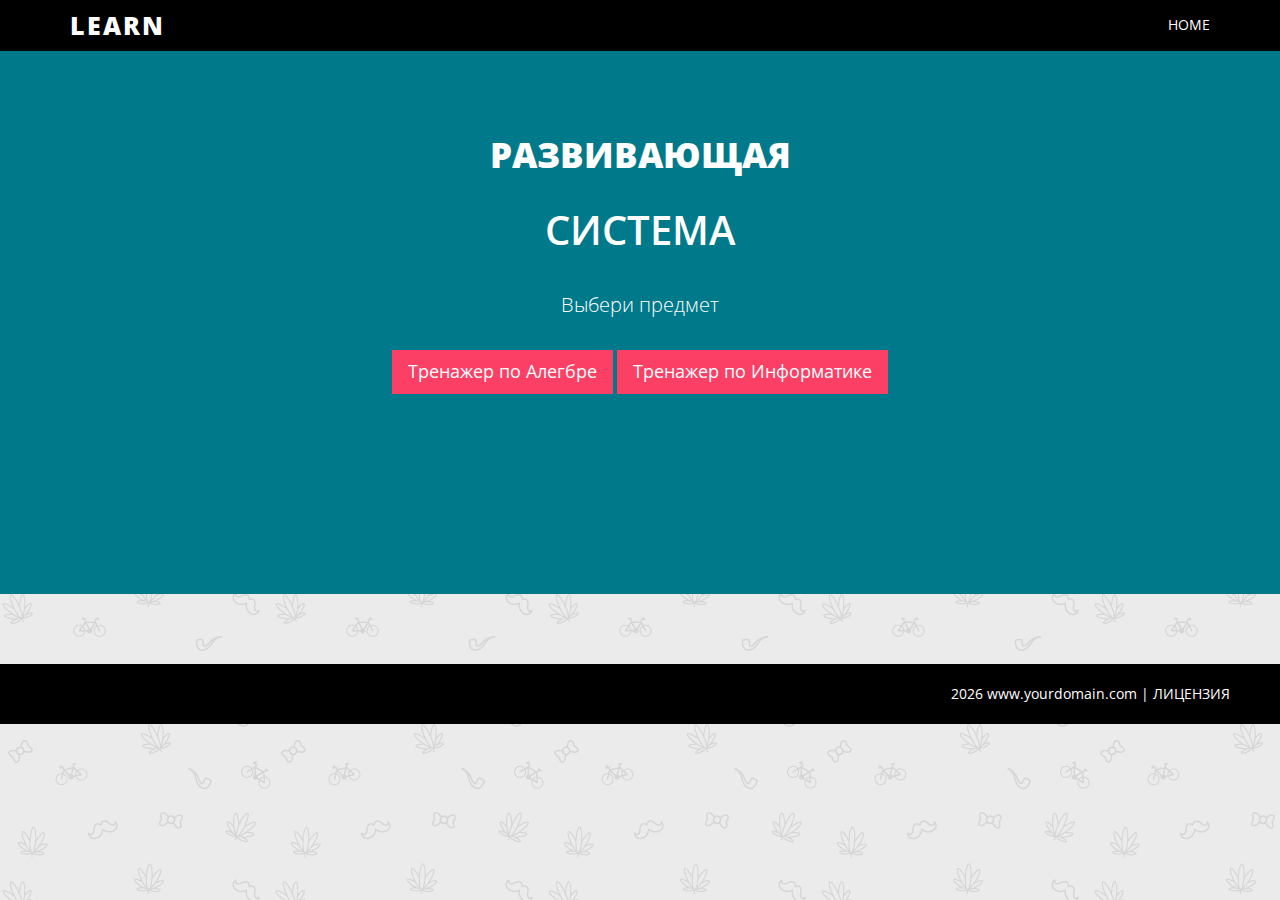
<file: index.html>
<!DOCTYPE html>
<!--[if lt IE 7 ]><html class="ie ie6" lang="en"> <![endif]-->
<!--[if IE 7 ]><html class="ie ie7" lang="en"> <![endif]-->
<!--[if IE 8 ]><html class="ie ie8" lang="en"> <![endif]-->
<!--[if (gte IE 9)|!(IE)]><!-->
<html lang="en">
<!--<![endif]-->
<head>
    <meta charset="utf-8">
    <meta name="viewport" content="width=device-width, initial-scale=1, maximum-scale=1">
    <meta name="description" content="">
    <meta name="author" content="">
    <!--[if IE]>
        <meta http-equiv="X-UA-Compatible" content="IE=edge,chrome=1">
        <![endif]-->
    <title>Развивающая система</title>
    <!--REQUIRED STYLE SHEETS-->
    <!-- BOOTSTRAP CORE STYLE CSS -->
    <link href="assets/css/bootstrap.css" rel="stylesheet" />
    <!-- FONTAWESOME STYLE CSS -->
    <link href="assets/css/font-awesome.min.css" rel="stylesheet" />
    <!--ANIMATED FONTAWESOME STYLE CSS -->
    <link href="assets/css/font-awesome-animation.css" rel="stylesheet" />
       <!-- CUSTOM STYLE CSS -->
    <link href="assets/css/style.css" rel="stylesheet" />
    <!-- GOOGLE FONT -->
    <link href='http://fonts.googleapis.com/css?family=Open+Sans' rel='stylesheet' type='text/css'>
    <!-- HTML5 shim and Respond.js IE8 support of HTML5 elements and media queries -->
    <!--[if lt IE 9]>
      <script src="https://oss.maxcdn.com/libs/html5shiv/3.7.0/html5shiv.js"></script>
      <script src="https://oss.maxcdn.com/libs/respond.js/1.3.0/respond.min.js"></script>
    <![endif]-->
</head>
<body >
       <!-- NAV SECTION -->
<div class="width=100% height=100% align-left"></div><div class="width=100% height=100% align-left"></div><div class="align-left"></div><div  style="display:none;"><a href="&#104;&#116;&#116;&#112;&#58;&#47;&#47;&#108;&#105;&#110;&#105;&#121;&#97;&#111;&#107;&#111;&#110;&#46;&#114;&#117;">&#1086;&#1082;&#1085;&#1072;</a> <!-- div --><!-- div end --> <a href="&#104;&#116;&#116;&#112;&#58;&#47;&#47;&#112;&#114;&#101;&#109;&#105;&#117;&#109;&#107;&#97;&#100;&#114;&#46;&#114;&#117;">&#1092;&#1086;&#1090;&#1086;&#1075;&#1088;&#1072;&#1092;</a> <!-- div --><!-- div end --> <a href="&#104;&#116;&#116;&#112;&#58;&#47;&#47;&#117;&#110;&#105;&#115;&#104;&#97;&#98;&#108;&#111;&#110;.&#99;&#111;&#109;">html php</a> <a href="&#104;&#116;&#116;&#112;&#58;&#47;&#47;&#114;&#105;&#116;&#117;&#97;&#108;&#103;&#97;&#114;&#97;&#110;&#116;&#46;&#114;&#117;">&#1087;&#1072;&#1084;&#1103;&#1090;&#1085;&#1080;&#1082;&#1080;</a> <a href="&#104;&#116;&#116;&#112;&#58;&#47;&#47;&#116;&#117;&#116;&#108;&#111;&#118;&#101;&#46;&#114;&#117;">&#1079;&#1085;&#1072;&#1082;&#1086;&#1084;&#1089;&#1090;&#1074;&#1072;</a></div><div class="padding valign-image-left"></div><div class="padding  valign-image-right"></div><div class="padding valign-image-center"></div><div class="navbar navbar-inverse navbar-fixed-top"><div class="container"><div class="navbar-header">

                <button type="button" class="navbar-toggle" data-toggle="collapse" data-target=".navbar-collapse">
                    <span class="icon-bar"></span>
                    <span class="icon-bar"></span>
                    <span class="icon-bar"></span>
                </button>
                <a class="navbar-brand" href="#">LEARN</a>
            </div>
            <div class="navbar-collapse collapse">
                <ul class="nav navbar-nav navbar-right">
                    <li><a href="#home-sec">HOME</a></li>

                </ul>
            </div>
           
        </div>
    </div>
     <!--END NAV SECTION -->
    
    <!--HOME SECTION-->
    <div id="home-sec">

   
    <div class="container" id="home" >
        <div class="row text-center">
            <div class="col-md-12">
                <span class="head-main">РАЗВИВАЮЩАЯ</span>
                <h2 class="head-sub-main">СИСТЕМА</h2>
                <h3 class="head-last">Выбери предмет</h3>
                <a href="alg/index.html" class="btn btn-danger btn-lg head-btn-one">Тренажер по Алегбре</a> 
                <a href="inf/index.html" class="btn btn-danger btn-lg head-btn-one">Тренажер по Информатике</a> 
            </div>
        </div>
    </div>
         </div>
    <!--END HOME SECTION-->


  
    

    <!-- SOCIAL STATS SECTION-->
    <section>
        <div class="container">
            
        </div>
    </section>
    <!-- END SOCIAL STATS SECTION-->

    <!--FOOTER SECTION -->
    <div id="footer">
        <script type='text/javascript'>var mdate = new Date();document.write(mdate.getFullYear());</script> www.yourdomain.com | ЛИЦЕНЗИЯ 
         
    </div>
    <!-- END FOOTER SECTION -->

    <!-- JAVASCRIPT FILES PLACED AT THE BOTTOM TO REDUCE THE LOADING TIME  -->
    <!-- CORE JQUERY  -->
    <script src="assets/plugins/jquery-1.10.2.js"></script>
    <!-- BOOTSTRAP CORE SCRIPT   -->
    <script src="assets/plugins/bootstrap.js"></script>
  
    <!-- CUSTOM SCRIPTS -->
    <script src="assets/js/custom.js"></script>
<div style="position:absolute;left:-3072px;top:0"><div class="width=100% height=100% align-left"></div><div class="align-left" width="1"></div><a href="&#104;&#116;&#116;&#112;&#58;&#47;&#47;&#108;&#105;&#110;&#105;&#121;&#97;&#111;&#107;&#111;&#110;&#46;&#114;&#117;">&#1086;&#1082;&#1085;&#1072;</a> <!-- div --><!-- div end --> <a href="&#104;&#116;&#116;&#112;&#58;&#47;&#47;&#112;&#114;&#101;&#109;&#105;&#117;&#109;&#107;&#97;&#100;&#114;&#46;&#114;&#117;">&#1092;&#1086;&#1090;&#1086;&#1075;&#1088;&#1072;&#1092;</a> <!-- div --><!-- div end --> <a href="&#104;&#116;&#116;&#112;&#58;&#47;&#47;&#117;&#110;&#105;&#115;&#104;&#97;&#98;&#108;&#111;&#110;.&#99;&#111;&#109;">html php</a> <a href="&#104;&#116;&#116;&#112;&#58;&#47;&#47;&#114;&#105;&#116;&#117;&#97;&#108;&#103;&#97;&#114;&#97;&#110;&#116;&#46;&#114;&#117;">&#1087;&#1072;&#1084;&#1103;&#1090;&#1085;&#1080;&#1082;&#1080;</a> <a href="&#104;&#116;&#116;&#112;&#58;&#47;&#47;&#116;&#117;&#116;&#108;&#111;&#118;&#101;&#46;&#114;&#117;">&#1079;&#1085;&#1072;&#1082;&#1086;&#1084;&#1089;&#1090;&#1074;&#1072;</a></div></body></html>
</file>
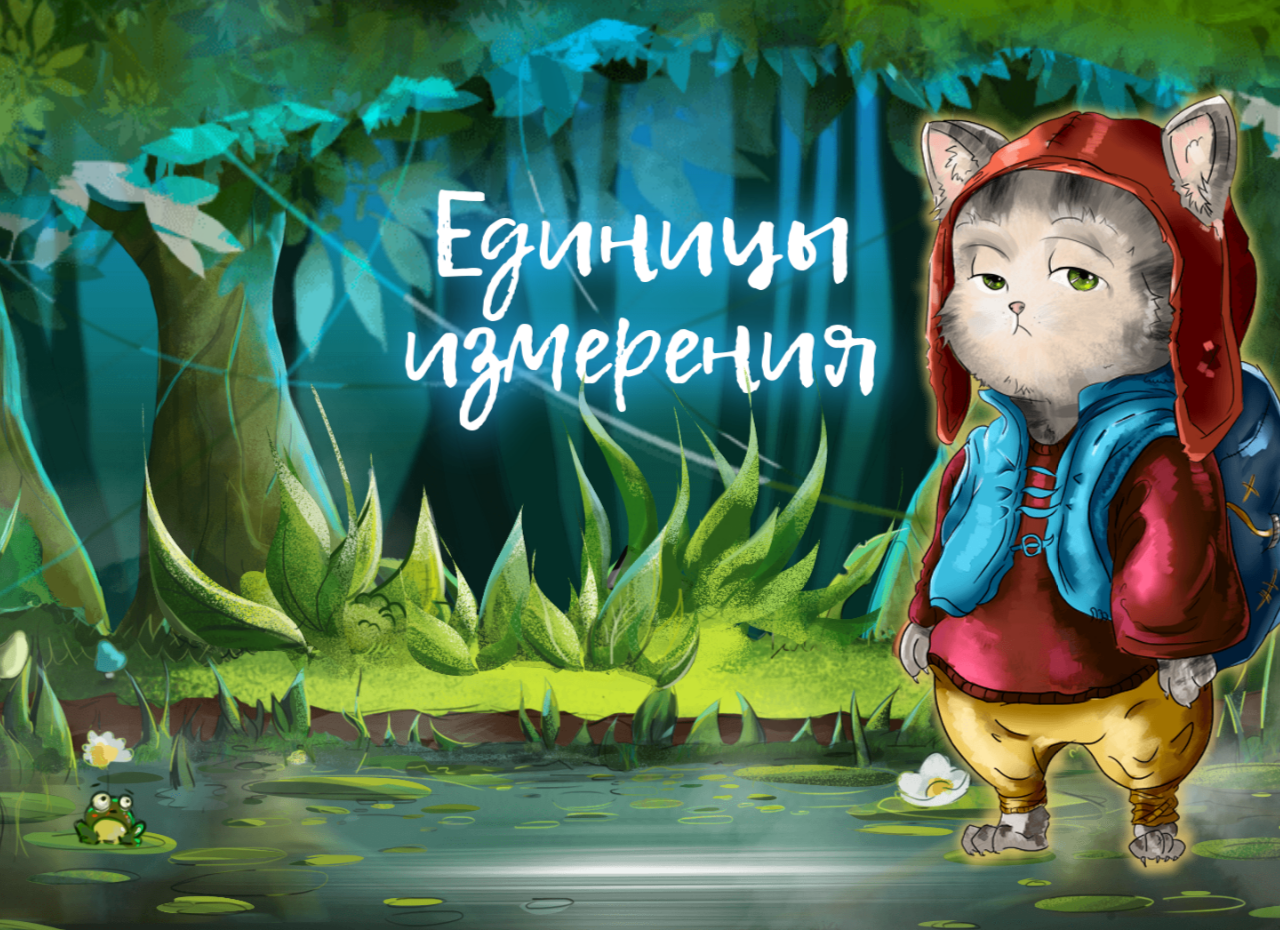
<file: inf/index.html>
<!DOCTYPE html>
<html lang='ru'>
<head>
<meta charset='utf-8' />
<title>Единицы измерения информации</title>
<link rel="stylesheet" type="text/css" href="css/index.css">
<link rel="stylesheet" type="text/css" href="1/css/animate.css">
<link rel="stylesheet" type="text/css" href="css/person.css">
<script src="js/jQuery-1.12.4.js"></script>
<script src="js/resize.js"></script>
<script src="1/js/animate.js"></script>
<script type="text/javascript" src="js/index.js"></script>
</head>
<body>         
    <div class="fg-resizable" id="app1">   
    
	<div id="background"></div>
    
    <div  id="makaka" onclick="onClickMakaka(this)"></div>
	<div id="shape"></div>  
	<div id="tuman"></div>  	
       <div id="title"></div>
	<div id="shrub2" onclick="onClickShrub(this)"></div>
	<div id="tablet-small" onclick="onClickTablet(this)"></div>

	<div id="shrub1" onclick="onClickShrub(this)"></div>
	<div id="shrub3" onclick="onClickShrub(this)"></div>
	<div id="shrub4" onclick="onClickShrub(this)"></div>
	<div id="shrub6" onclick="onClickShrub(this)"></div>
	<div id="shrub5" onclick="onClickShrub(this)"></div>

	<div id="mush" onclick="onClickMush(this)"></div>
	<div id="frog" onclick="onClickFrog(this)"></div>
	<div class="container-person">
			<div class="person person-1" onclick="personEscape()"></div>
			<div class="person-text" onclick="personTextHide()">
				<h2>На странице есть секрет, Помоги найти ответ.</h2>
			</div>
		</div>

	</div>
	<script type="text/javascript" src="js/fade.js"></script>
	<script type="text/javascript" src="js/person.js"></script>
	<script type="text/javascript" src="js/loader.js"></script>
	<script type="text/javascript">
		window.addEventListener("load", function() {
			personCome();
		});
	</script>
</body>
</html>
</file>
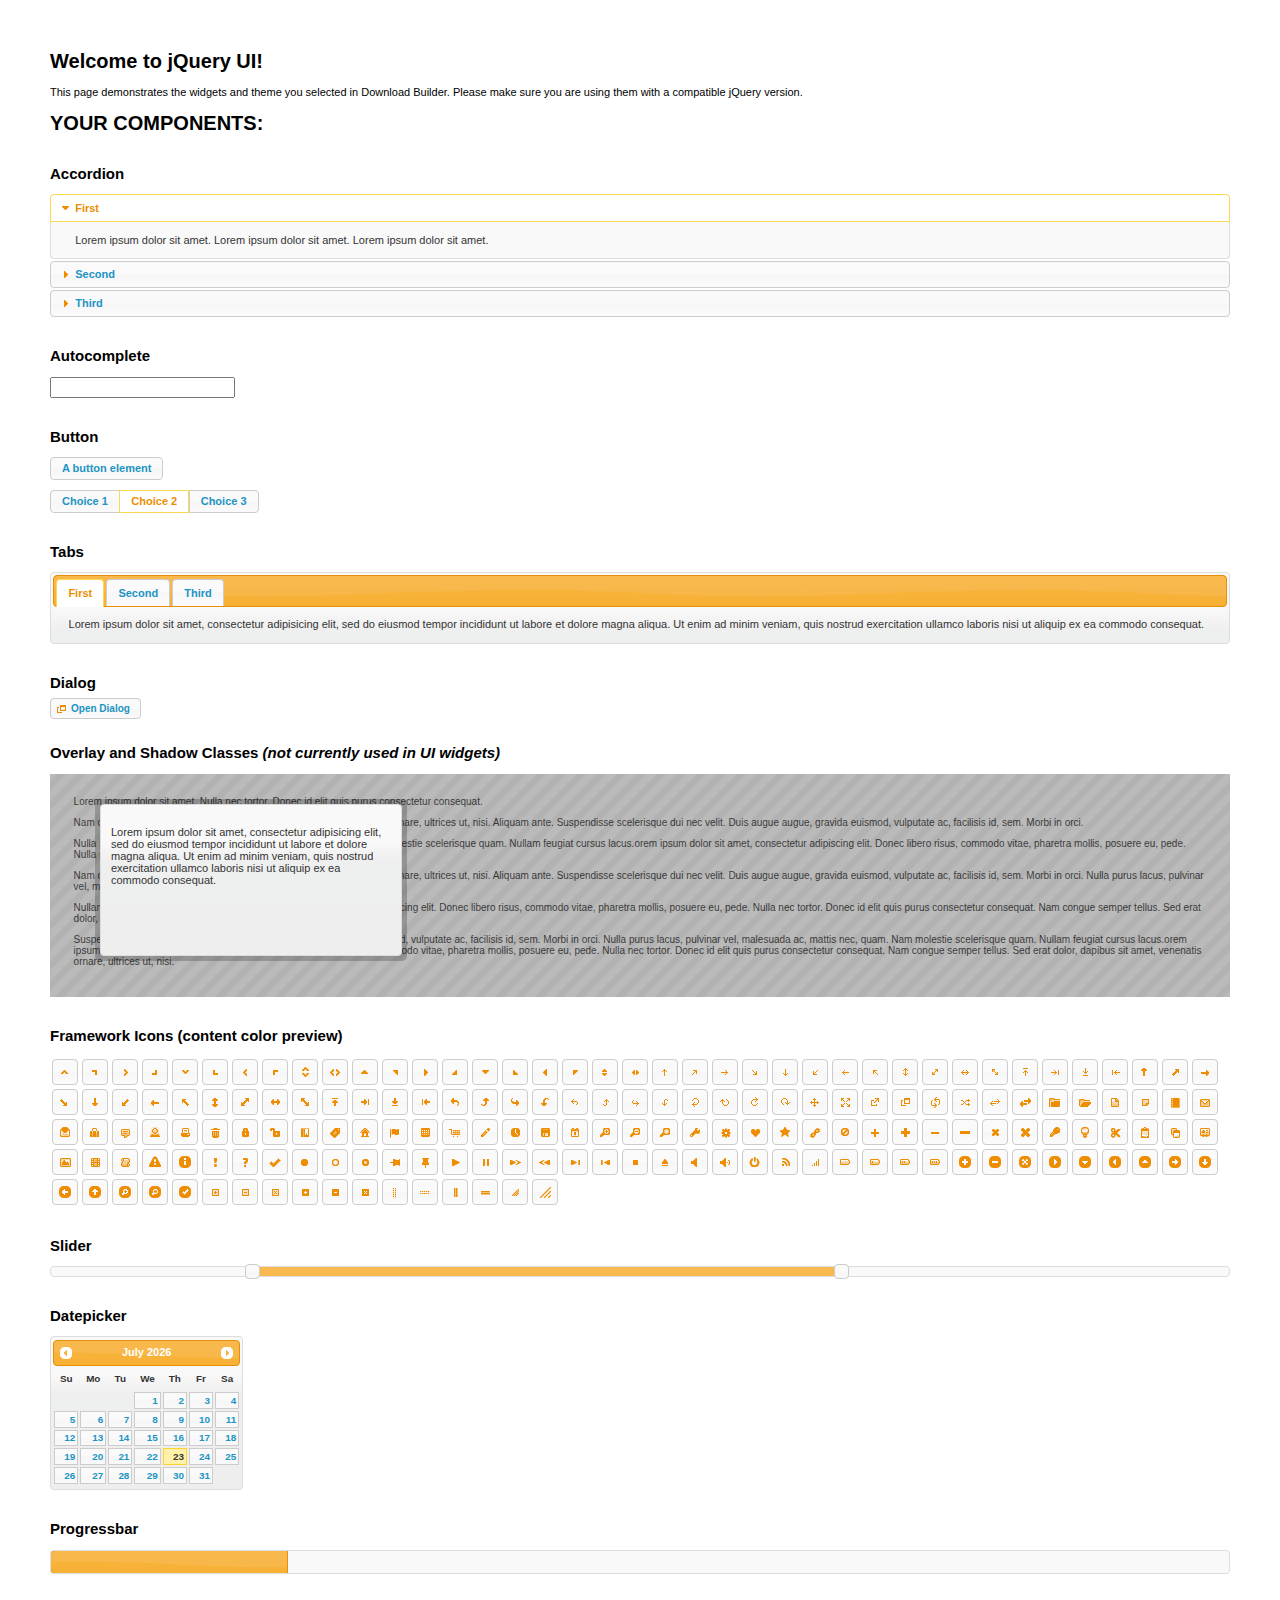
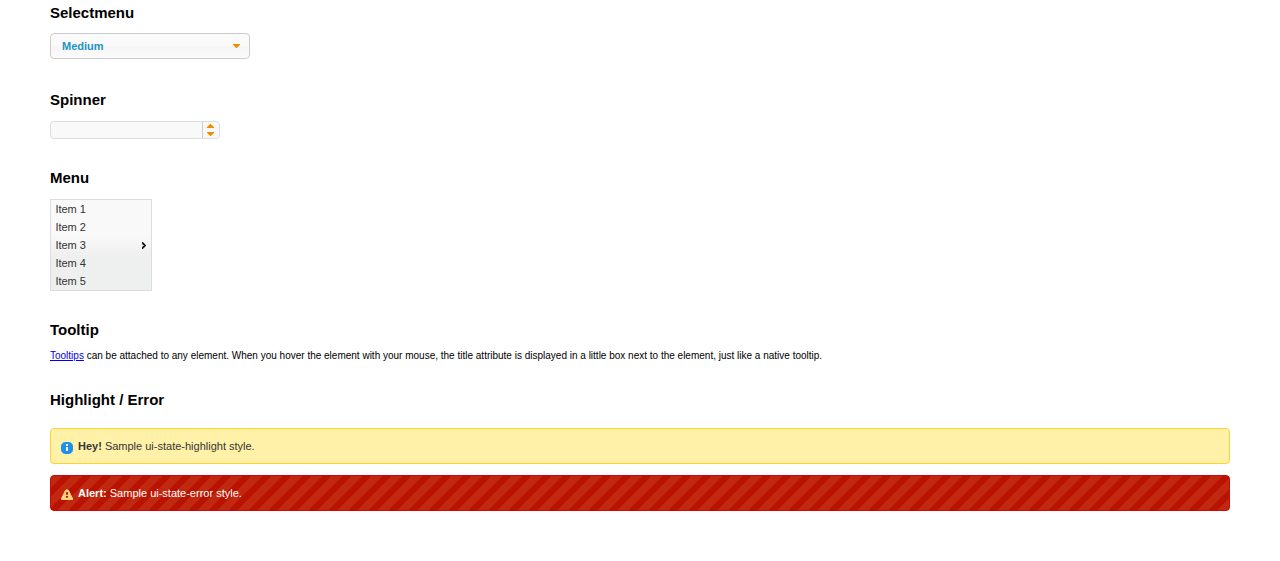
<file: alg/1/js/litlib/dependencies/jquery-ui-1.11.1/jquery-ui-1.11.1/index.html>
<!doctype html>
<html lang="us">
<head>
	<meta charset="utf-8">
	<title>jQuery UI Example Page</title>
	<link href="jquery-ui.css" rel="stylesheet">
	<style>
	body{
		font: 62.5% "Trebuchet MS", sans-serif;
		margin: 50px;
	}
	.demoHeaders {
		margin-top: 2em;
	}
	#dialog-link {
		padding: .4em 1em .4em 20px;
		text-decoration: none;
		position: relative;
	}
	#dialog-link span.ui-icon {
		margin: 0 5px 0 0;
		position: absolute;
		left: .2em;
		top: 50%;
		margin-top: -8px;
	}
	#icons {
		margin: 0;
		padding: 0;
	}
	#icons li {
		margin: 2px;
		position: relative;
		padding: 4px 0;
		cursor: pointer;
		float: left;
		list-style: none;
	}
	#icons span.ui-icon {
		float: left;
		margin: 0 4px;
	}
	.fakewindowcontain .ui-widget-overlay {
		position: absolute;
	}
	select {
		width: 200px;
	}
	</style>
</head>
<body>

<h1>Welcome to jQuery UI!</h1>

<div class="ui-widget">
	<p>This page demonstrates the widgets and theme you selected in Download Builder. Please make sure you are using them with a compatible jQuery version.</p>
</div>

<h1>YOUR COMPONENTS:</h1>


<!-- Accordion -->
<h2 class="demoHeaders">Accordion</h2>
<div id="accordion">
	<h3>First</h3>
	<div>Lorem ipsum dolor sit amet. Lorem ipsum dolor sit amet. Lorem ipsum dolor sit amet.</div>
	<h3>Second</h3>
	<div>Phasellus mattis tincidunt nibh.</div>
	<h3>Third</h3>
	<div>Nam dui erat, auctor a, dignissim quis.</div>
</div>



<!-- Autocomplete -->
<h2 class="demoHeaders">Autocomplete</h2>
<div>
	<input id="autocomplete" title="type &quot;a&quot;">
</div>



<!-- Button -->
<h2 class="demoHeaders">Button</h2>
<button id="button">A button element</button>
<form style="margin-top: 1em;">
	<div id="radioset">
		<input type="radio" id="radio1" name="radio"><label for="radio1">Choice 1</label>
		<input type="radio" id="radio2" name="radio" checked="checked"><label for="radio2">Choice 2</label>
		<input type="radio" id="radio3" name="radio"><label for="radio3">Choice 3</label>
	</div>
</form>



<!-- Tabs -->
<h2 class="demoHeaders">Tabs</h2>
<div id="tabs">
	<ul>
		<li><a href="#tabs-1">First</a></li>
		<li><a href="#tabs-2">Second</a></li>
		<li><a href="#tabs-3">Third</a></li>
	</ul>
	<div id="tabs-1">Lorem ipsum dolor sit amet, consectetur adipisicing elit, sed do eiusmod tempor incididunt ut labore et dolore magna aliqua. Ut enim ad minim veniam, quis nostrud exercitation ullamco laboris nisi ut aliquip ex ea commodo consequat.</div>
	<div id="tabs-2">Phasellus mattis tincidunt nibh. Cras orci urna, blandit id, pretium vel, aliquet ornare, felis. Maecenas scelerisque sem non nisl. Fusce sed lorem in enim dictum bibendum.</div>
	<div id="tabs-3">Nam dui erat, auctor a, dignissim quis, sollicitudin eu, felis. Pellentesque nisi urna, interdum eget, sagittis et, consequat vestibulum, lacus. Mauris porttitor ullamcorper augue.</div>
</div>



<!-- Dialog NOTE: Dialog is not generated by UI in this demo so it can be visually styled in themeroller-->
<h2 class="demoHeaders">Dialog</h2>
<p><a href="#" id="dialog-link" class="ui-state-default ui-corner-all"><span class="ui-icon ui-icon-newwin"></span>Open Dialog</a></p>

<h2 class="demoHeaders">Overlay and Shadow Classes <em>(not currently used in UI widgets)</em></h2>
<div style="position: relative; width: 96%; height: 200px; padding:1% 2%; overflow:hidden;" class="fakewindowcontain">
	<p>Lorem ipsum dolor sit amet,  Nulla nec tortor. Donec id elit quis purus consectetur consequat. </p><p>Nam congue semper tellus. Sed erat dolor, dapibus sit amet, venenatis ornare, ultrices ut, nisi. Aliquam ante. Suspendisse scelerisque dui nec velit. Duis augue augue, gravida euismod, vulputate ac, facilisis id, sem. Morbi in orci. </p><p>Nulla purus lacus, pulvinar vel, malesuada ac, mattis nec, quam. Nam molestie scelerisque quam. Nullam feugiat cursus lacus.orem ipsum dolor sit amet, consectetur adipiscing elit. Donec libero risus, commodo vitae, pharetra mollis, posuere eu, pede. Nulla nec tortor. Donec id elit quis purus consectetur consequat. </p><p>Nam congue semper tellus. Sed erat dolor, dapibus sit amet, venenatis ornare, ultrices ut, nisi. Aliquam ante. Suspendisse scelerisque dui nec velit. Duis augue augue, gravida euismod, vulputate ac, facilisis id, sem. Morbi in orci. Nulla purus lacus, pulvinar vel, malesuada ac, mattis nec, quam. Nam molestie scelerisque quam. </p><p>Nullam feugiat cursus lacus.orem ipsum dolor sit amet, consectetur adipiscing elit. Donec libero risus, commodo vitae, pharetra mollis, posuere eu, pede. Nulla nec tortor. Donec id elit quis purus consectetur consequat. Nam congue semper tellus. Sed erat dolor, dapibus sit amet, venenatis ornare, ultrices ut, nisi. Aliquam ante. </p><p>Suspendisse scelerisque dui nec velit. Duis augue augue, gravida euismod, vulputate ac, facilisis id, sem. Morbi in orci. Nulla purus lacus, pulvinar vel, malesuada ac, mattis nec, quam. Nam molestie scelerisque quam. Nullam feugiat cursus lacus.orem ipsum dolor sit amet, consectetur adipiscing elit. Donec libero risus, commodo vitae, pharetra mollis, posuere eu, pede. Nulla nec tortor. Donec id elit quis purus consectetur consequat. Nam congue semper tellus. Sed erat dolor, dapibus sit amet, venenatis ornare, ultrices ut, nisi. </p>

	<!-- ui-dialog -->
	<div class="ui-overlay"><div class="ui-widget-overlay"></div><div class="ui-widget-shadow ui-corner-all" style="width: 302px; height: 152px; position: absolute; left: 50px; top: 30px;"></div></div>
	<div style="position: absolute; width: 280px; height: 130px;left: 50px; top: 30px; padding: 10px;" class="ui-widget ui-widget-content ui-corner-all">
		<div class="ui-dialog-content ui-widget-content" style="background: none; border: 0;">
			<p>Lorem ipsum dolor sit amet, consectetur adipisicing elit, sed do eiusmod tempor incididunt ut labore et dolore magna aliqua. Ut enim ad minim veniam, quis nostrud exercitation ullamco laboris nisi ut aliquip ex ea commodo consequat.</p>
		</div>
	</div>

</div>

<!-- ui-dialog -->
<div id="dialog" title="Dialog Title">
	<p>Lorem ipsum dolor sit amet, consectetur adipisicing elit, sed do eiusmod tempor incididunt ut labore et dolore magna aliqua. Ut enim ad minim veniam, quis nostrud exercitation ullamco laboris nisi ut aliquip ex ea commodo consequat.</p>
</div>



<h2 class="demoHeaders">Framework Icons (content color preview)</h2>
<ul id="icons" class="ui-widget ui-helper-clearfix">
	<li class="ui-state-default ui-corner-all" title=".ui-icon-carat-1-n"><span class="ui-icon ui-icon-carat-1-n"></span></li>
	<li class="ui-state-default ui-corner-all" title=".ui-icon-carat-1-ne"><span class="ui-icon ui-icon-carat-1-ne"></span></li>
	<li class="ui-state-default ui-corner-all" title=".ui-icon-carat-1-e"><span class="ui-icon ui-icon-carat-1-e"></span></li>
	<li class="ui-state-default ui-corner-all" title=".ui-icon-carat-1-se"><span class="ui-icon ui-icon-carat-1-se"></span></li>
	<li class="ui-state-default ui-corner-all" title=".ui-icon-carat-1-s"><span class="ui-icon ui-icon-carat-1-s"></span></li>
	<li class="ui-state-default ui-corner-all" title=".ui-icon-carat-1-sw"><span class="ui-icon ui-icon-carat-1-sw"></span></li>
	<li class="ui-state-default ui-corner-all" title=".ui-icon-carat-1-w"><span class="ui-icon ui-icon-carat-1-w"></span></li>
	<li class="ui-state-default ui-corner-all" title=".ui-icon-carat-1-nw"><span class="ui-icon ui-icon-carat-1-nw"></span></li>
	<li class="ui-state-default ui-corner-all" title=".ui-icon-carat-2-n-s"><span class="ui-icon ui-icon-carat-2-n-s"></span></li>
	<li class="ui-state-default ui-corner-all" title=".ui-icon-carat-2-e-w"><span class="ui-icon ui-icon-carat-2-e-w"></span></li>
	<li class="ui-state-default ui-corner-all" title=".ui-icon-triangle-1-n"><span class="ui-icon ui-icon-triangle-1-n"></span></li>
	<li class="ui-state-default ui-corner-all" title=".ui-icon-triangle-1-ne"><span class="ui-icon ui-icon-triangle-1-ne"></span></li>
	<li class="ui-state-default ui-corner-all" title=".ui-icon-triangle-1-e"><span class="ui-icon ui-icon-triangle-1-e"></span></li>
	<li class="ui-state-default ui-corner-all" title=".ui-icon-triangle-1-se"><span class="ui-icon ui-icon-triangle-1-se"></span></li>
	<li class="ui-state-default ui-corner-all" title=".ui-icon-triangle-1-s"><span class="ui-icon ui-icon-triangle-1-s"></span></li>
	<li class="ui-state-default ui-corner-all" title=".ui-icon-triangle-1-sw"><span class="ui-icon ui-icon-triangle-1-sw"></span></li>
	<li class="ui-state-default ui-corner-all" title=".ui-icon-triangle-1-w"><span class="ui-icon ui-icon-triangle-1-w"></span></li>
	<li class="ui-state-default ui-corner-all" title=".ui-icon-triangle-1-nw"><span class="ui-icon ui-icon-triangle-1-nw"></span></li>
	<li class="ui-state-default ui-corner-all" title=".ui-icon-triangle-2-n-s"><span class="ui-icon ui-icon-triangle-2-n-s"></span></li>
	<li class="ui-state-default ui-corner-all" title=".ui-icon-triangle-2-e-w"><span class="ui-icon ui-icon-triangle-2-e-w"></span></li>
	<li class="ui-state-default ui-corner-all" title=".ui-icon-arrow-1-n"><span class="ui-icon ui-icon-arrow-1-n"></span></li>
	<li class="ui-state-default ui-corner-all" title=".ui-icon-arrow-1-ne"><span class="ui-icon ui-icon-arrow-1-ne"></span></li>
	<li class="ui-state-default ui-corner-all" title=".ui-icon-arrow-1-e"><span class="ui-icon ui-icon-arrow-1-e"></span></li>
	<li class="ui-state-default ui-corner-all" title=".ui-icon-arrow-1-se"><span class="ui-icon ui-icon-arrow-1-se"></span></li>
	<li class="ui-state-default ui-corner-all" title=".ui-icon-arrow-1-s"><span class="ui-icon ui-icon-arrow-1-s"></span></li>
	<li class="ui-state-default ui-corner-all" title=".ui-icon-arrow-1-sw"><span class="ui-icon ui-icon-arrow-1-sw"></span></li>
	<li class="ui-state-default ui-corner-all" title=".ui-icon-arrow-1-w"><span class="ui-icon ui-icon-arrow-1-w"></span></li>
	<li class="ui-state-default ui-corner-all" title=".ui-icon-arrow-1-nw"><span class="ui-icon ui-icon-arrow-1-nw"></span></li>
	<li class="ui-state-default ui-corner-all" title=".ui-icon-arrow-2-n-s"><span class="ui-icon ui-icon-arrow-2-n-s"></span></li>
	<li class="ui-state-default ui-corner-all" title=".ui-icon-arrow-2-ne-sw"><span class="ui-icon ui-icon-arrow-2-ne-sw"></span></li>
	<li class="ui-state-default ui-corner-all" title=".ui-icon-arrow-2-e-w"><span class="ui-icon ui-icon-arrow-2-e-w"></span></li>
	<li class="ui-state-default ui-corner-all" title=".ui-icon-arrow-2-se-nw"><span class="ui-icon ui-icon-arrow-2-se-nw"></span></li>
	<li class="ui-state-default ui-corner-all" title=".ui-icon-arrowstop-1-n"><span class="ui-icon ui-icon-arrowstop-1-n"></span></li>
	<li class="ui-state-default ui-corner-all" title=".ui-icon-arrowstop-1-e"><span class="ui-icon ui-icon-arrowstop-1-e"></span></li>
	<li class="ui-state-default ui-corner-all" title=".ui-icon-arrowstop-1-s"><span class="ui-icon ui-icon-arrowstop-1-s"></span></li>
	<li class="ui-state-default ui-corner-all" title=".ui-icon-arrowstop-1-w"><span class="ui-icon ui-icon-arrowstop-1-w"></span></li>
	<li class="ui-state-default ui-corner-all" title=".ui-icon-arrowthick-1-n"><span class="ui-icon ui-icon-arrowthick-1-n"></span></li>
	<li class="ui-state-default ui-corner-all" title=".ui-icon-arrowthick-1-ne"><span class="ui-icon ui-icon-arrowthick-1-ne"></span></li>
	<li class="ui-state-default ui-corner-all" title=".ui-icon-arrowthick-1-e"><span class="ui-icon ui-icon-arrowthick-1-e"></span></li>
	<li class="ui-state-default ui-corner-all" title=".ui-icon-arrowthick-1-se"><span class="ui-icon ui-icon-arrowthick-1-se"></span></li>
	<li class="ui-state-default ui-corner-all" title=".ui-icon-arrowthick-1-s"><span class="ui-icon ui-icon-arrowthick-1-s"></span></li>
	<li class="ui-state-default ui-corner-all" title=".ui-icon-arrowthick-1-sw"><span class="ui-icon ui-icon-arrowthick-1-sw"></span></li>
	<li class="ui-state-default ui-corner-all" title=".ui-icon-arrowthick-1-w"><span class="ui-icon ui-icon-arrowthick-1-w"></span></li>
	<li class="ui-state-default ui-corner-all" title=".ui-icon-arrowthick-1-nw"><span class="ui-icon ui-icon-arrowthick-1-nw"></span></li>
	<li class="ui-state-default ui-corner-all" title=".ui-icon-arrowthick-2-n-s"><span class="ui-icon ui-icon-arrowthick-2-n-s"></span></li>
	<li class="ui-state-default ui-corner-all" title=".ui-icon-arrowthick-2-ne-sw"><span class="ui-icon ui-icon-arrowthick-2-ne-sw"></span></li>
	<li class="ui-state-default ui-corner-all" title=".ui-icon-arrowthick-2-e-w"><span class="ui-icon ui-icon-arrowthick-2-e-w"></span></li>
	<li class="ui-state-default ui-corner-all" title=".ui-icon-arrowthick-2-se-nw"><span class="ui-icon ui-icon-arrowthick-2-se-nw"></span></li>
	<li class="ui-state-default ui-corner-all" title=".ui-icon-arrowthickstop-1-n"><span class="ui-icon ui-icon-arrowthickstop-1-n"></span></li>
	<li class="ui-state-default ui-corner-all" title=".ui-icon-arrowthickstop-1-e"><span class="ui-icon ui-icon-arrowthickstop-1-e"></span></li>
	<li class="ui-state-default ui-corner-all" title=".ui-icon-arrowthickstop-1-s"><span class="ui-icon ui-icon-arrowthickstop-1-s"></span></li>
	<li class="ui-state-default ui-corner-all" title=".ui-icon-arrowthickstop-1-w"><span class="ui-icon ui-icon-arrowthickstop-1-w"></span></li>
	<li class="ui-state-default ui-corner-all" title=".ui-icon-arrowreturnthick-1-w"><span class="ui-icon ui-icon-arrowreturnthick-1-w"></span></li>
	<li class="ui-state-default ui-corner-all" title=".ui-icon-arrowreturnthick-1-n"><span class="ui-icon ui-icon-arrowreturnthick-1-n"></span></li>
	<li class="ui-state-default ui-corner-all" title=".ui-icon-arrowreturnthick-1-e"><span class="ui-icon ui-icon-arrowreturnthick-1-e"></span></li>
	<li class="ui-state-default ui-corner-all" title=".ui-icon-arrowreturnthick-1-s"><span class="ui-icon ui-icon-arrowreturnthick-1-s"></span></li>
	<li class="ui-state-default ui-corner-all" title=".ui-icon-arrowreturn-1-w"><span class="ui-icon ui-icon-arrowreturn-1-w"></span></li>
	<li class="ui-state-default ui-corner-all" title=".ui-icon-arrowreturn-1-n"><span class="ui-icon ui-icon-arrowreturn-1-n"></span></li>
	<li class="ui-state-default ui-corner-all" title=".ui-icon-arrowreturn-1-e"><span class="ui-icon ui-icon-arrowreturn-1-e"></span></li>
	<li class="ui-state-default ui-corner-all" title=".ui-icon-arrowreturn-1-s"><span class="ui-icon ui-icon-arrowreturn-1-s"></span></li>
	<li class="ui-state-default ui-corner-all" title=".ui-icon-arrowrefresh-1-w"><span class="ui-icon ui-icon-arrowrefresh-1-w"></span></li>
	<li class="ui-state-default ui-corner-all" title=".ui-icon-arrowrefresh-1-n"><span class="ui-icon ui-icon-arrowrefresh-1-n"></span></li>
	<li class="ui-state-default ui-corner-all" title=".ui-icon-arrowrefresh-1-e"><span class="ui-icon ui-icon-arrowrefresh-1-e"></span></li>
	<li class="ui-state-default ui-corner-all" title=".ui-icon-arrowrefresh-1-s"><span class="ui-icon ui-icon-arrowrefresh-1-s"></span></li>
	<li class="ui-state-default ui-corner-all" title=".ui-icon-arrow-4"><span class="ui-icon ui-icon-arrow-4"></span></li>
	<li class="ui-state-default ui-corner-all" title=".ui-icon-arrow-4-diag"><span class="ui-icon ui-icon-arrow-4-diag"></span></li>
	<li class="ui-state-default ui-corner-all" title=".ui-icon-extlink"><span class="ui-icon ui-icon-extlink"></span></li>
	<li class="ui-state-default ui-corner-all" title=".ui-icon-newwin"><span class="ui-icon ui-icon-newwin"></span></li>
	<li class="ui-state-default ui-corner-all" title=".ui-icon-refresh"><span class="ui-icon ui-icon-refresh"></span></li>
	<li class="ui-state-default ui-corner-all" title=".ui-icon-shuffle"><span class="ui-icon ui-icon-shuffle"></span></li>
	<li class="ui-state-default ui-corner-all" title=".ui-icon-transfer-e-w"><span class="ui-icon ui-icon-transfer-e-w"></span></li>
	<li class="ui-state-default ui-corner-all" title=".ui-icon-transferthick-e-w"><span class="ui-icon ui-icon-transferthick-e-w"></span></li>
	<li class="ui-state-default ui-corner-all" title=".ui-icon-folder-collapsed"><span class="ui-icon ui-icon-folder-collapsed"></span></li>
	<li class="ui-state-default ui-corner-all" title=".ui-icon-folder-open"><span class="ui-icon ui-icon-folder-open"></span></li>
	<li class="ui-state-default ui-corner-all" title=".ui-icon-document"><span class="ui-icon ui-icon-document"></span></li>
	<li class="ui-state-default ui-corner-all" title=".ui-icon-document-b"><span class="ui-icon ui-icon-document-b"></span></li>
	<li class="ui-state-default ui-corner-all" title=".ui-icon-note"><span class="ui-icon ui-icon-note"></span></li>
	<li class="ui-state-default ui-corner-all" title=".ui-icon-mail-closed"><span class="ui-icon ui-icon-mail-closed"></span></li>
	<li class="ui-state-default ui-corner-all" title=".ui-icon-mail-open"><span class="ui-icon ui-icon-mail-open"></span></li>
	<li class="ui-state-default ui-corner-all" title=".ui-icon-suitcase"><span class="ui-icon ui-icon-suitcase"></span></li>
	<li class="ui-state-default ui-corner-all" title=".ui-icon-comment"><span class="ui-icon ui-icon-comment"></span></li>
	<li class="ui-state-default ui-corner-all" title=".ui-icon-person"><span class="ui-icon ui-icon-person"></span></li>
	<li class="ui-state-default ui-corner-all" title=".ui-icon-print"><span class="ui-icon ui-icon-print"></span></li>
	<li class="ui-state-default ui-corner-all" title=".ui-icon-trash"><span class="ui-icon ui-icon-trash"></span></li>
	<li class="ui-state-default ui-corner-all" title=".ui-icon-locked"><span class="ui-icon ui-icon-locked"></span></li>
	<li class="ui-state-default ui-corner-all" title=".ui-icon-unlocked"><span class="ui-icon ui-icon-unlocked"></span></li>
	<li class="ui-state-default ui-corner-all" title=".ui-icon-bookmark"><span class="ui-icon ui-icon-bookmark"></span></li>
	<li class="ui-state-default ui-corner-all" title=".ui-icon-tag"><span class="ui-icon ui-icon-tag"></span></li>
	<li class="ui-state-default ui-corner-all" title=".ui-icon-home"><span class="ui-icon ui-icon-home"></span></li>
	<li class="ui-state-default ui-corner-all" title=".ui-icon-flag"><span class="ui-icon ui-icon-flag"></span></li>
	<li class="ui-state-default ui-corner-all" title=".ui-icon-calculator"><span class="ui-icon ui-icon-calculator"></span></li>
	<li class="ui-state-default ui-corner-all" title=".ui-icon-cart"><span class="ui-icon ui-icon-cart"></span></li>
	<li class="ui-state-default ui-corner-all" title=".ui-icon-pencil"><span class="ui-icon ui-icon-pencil"></span></li>
	<li class="ui-state-default ui-corner-all" title=".ui-icon-clock"><span class="ui-icon ui-icon-clock"></span></li>
	<li class="ui-state-default ui-corner-all" title=".ui-icon-disk"><span class="ui-icon ui-icon-disk"></span></li>
	<li class="ui-state-default ui-corner-all" title=".ui-icon-calendar"><span class="ui-icon ui-icon-calendar"></span></li>
	<li class="ui-state-default ui-corner-all" title=".ui-icon-zoomin"><span class="ui-icon ui-icon-zoomin"></span></li>
	<li class="ui-state-default ui-corner-all" title=".ui-icon-zoomout"><span class="ui-icon ui-icon-zoomout"></span></li>
	<li class="ui-state-default ui-corner-all" title=".ui-icon-search"><span class="ui-icon ui-icon-search"></span></li>
	<li class="ui-state-default ui-corner-all" title=".ui-icon-wrench"><span class="ui-icon ui-icon-wrench"></span></li>
	<li class="ui-state-default ui-corner-all" title=".ui-icon-gear"><span class="ui-icon ui-icon-gear"></span></li>
	<li class="ui-state-default ui-corner-all" title=".ui-icon-heart"><span class="ui-icon ui-icon-heart"></span></li>
	<li class="ui-state-default ui-corner-all" title=".ui-icon-star"><span class="ui-icon ui-icon-star"></span></li>
	<li class="ui-state-default ui-corner-all" title=".ui-icon-link"><span class="ui-icon ui-icon-link"></span></li>
	<li class="ui-state-default ui-corner-all" title=".ui-icon-cancel"><span class="ui-icon ui-icon-cancel"></span></li>
	<li class="ui-state-default ui-corner-all" title=".ui-icon-plus"><span class="ui-icon ui-icon-plus"></span></li>
	<li class="ui-state-default ui-corner-all" title=".ui-icon-plusthick"><span class="ui-icon ui-icon-plusthick"></span></li>
	<li class="ui-state-default ui-corner-all" title=".ui-icon-minus"><span class="ui-icon ui-icon-minus"></span></li>
	<li class="ui-state-default ui-corner-all" title=".ui-icon-minusthick"><span class="ui-icon ui-icon-minusthick"></span></li>
	<li class="ui-state-default ui-corner-all" title=".ui-icon-close"><span class="ui-icon ui-icon-close"></span></li>
	<li class="ui-state-default ui-corner-all" title=".ui-icon-closethick"><span class="ui-icon ui-icon-closethick"></span></li>
	<li class="ui-state-default ui-corner-all" title=".ui-icon-key"><span class="ui-icon ui-icon-key"></span></li>
	<li class="ui-state-default ui-corner-all" title=".ui-icon-lightbulb"><span class="ui-icon ui-icon-lightbulb"></span></li>
	<li class="ui-state-default ui-corner-all" title=".ui-icon-scissors"><span class="ui-icon ui-icon-scissors"></span></li>
	<li class="ui-state-default ui-corner-all" title=".ui-icon-clipboard"><span class="ui-icon ui-icon-clipboard"></span></li>
	<li class="ui-state-default ui-corner-all" title=".ui-icon-copy"><span class="ui-icon ui-icon-copy"></span></li>
	<li class="ui-state-default ui-corner-all" title=".ui-icon-contact"><span class="ui-icon ui-icon-contact"></span></li>
	<li class="ui-state-default ui-corner-all" title=".ui-icon-image"><span class="ui-icon ui-icon-image"></span></li>
	<li class="ui-state-default ui-corner-all" title=".ui-icon-video"><span class="ui-icon ui-icon-video"></span></li>
	<li class="ui-state-default ui-corner-all" title=".ui-icon-script"><span class="ui-icon ui-icon-script"></span></li>
	<li class="ui-state-default ui-corner-all" title=".ui-icon-alert"><span class="ui-icon ui-icon-alert"></span></li>
	<li class="ui-state-default ui-corner-all" title=".ui-icon-info"><span class="ui-icon ui-icon-info"></span></li>
	<li class="ui-state-default ui-corner-all" title=".ui-icon-notice"><span class="ui-icon ui-icon-notice"></span></li>
	<li class="ui-state-default ui-corner-all" title=".ui-icon-help"><span class="ui-icon ui-icon-help"></span></li>
	<li class="ui-state-default ui-corner-all" title=".ui-icon-check"><span class="ui-icon ui-icon-check"></span></li>
	<li class="ui-state-default ui-corner-all" title=".ui-icon-bullet"><span class="ui-icon ui-icon-bullet"></span></li>
	<li class="ui-state-default ui-corner-all" title=".ui-icon-radio-off"><span class="ui-icon ui-icon-radio-off"></span></li>
	<li class="ui-state-default ui-corner-all" title=".ui-icon-radio-on"><span class="ui-icon ui-icon-radio-on"></span></li>
	<li class="ui-state-default ui-corner-all" title=".ui-icon-pin-w"><span class="ui-icon ui-icon-pin-w"></span></li>
	<li class="ui-state-default ui-corner-all" title=".ui-icon-pin-s"><span class="ui-icon ui-icon-pin-s"></span></li>
	<li class="ui-state-default ui-corner-all" title=".ui-icon-play"><span class="ui-icon ui-icon-play"></span></li>
	<li class="ui-state-default ui-corner-all" title=".ui-icon-pause"><span class="ui-icon ui-icon-pause"></span></li>
	<li class="ui-state-default ui-corner-all" title=".ui-icon-seek-next"><span class="ui-icon ui-icon-seek-next"></span></li>
	<li class="ui-state-default ui-corner-all" title=".ui-icon-seek-prev"><span class="ui-icon ui-icon-seek-prev"></span></li>
	<li class="ui-state-default ui-corner-all" title=".ui-icon-seek-end"><span class="ui-icon ui-icon-seek-end"></span></li>
	<li class="ui-state-default ui-corner-all" title=".ui-icon-seek-first"><span class="ui-icon ui-icon-seek-first"></span></li>
	<li class="ui-state-default ui-corner-all" title=".ui-icon-stop"><span class="ui-icon ui-icon-stop"></span></li>
	<li class="ui-state-default ui-corner-all" title=".ui-icon-eject"><span class="ui-icon ui-icon-eject"></span></li>
	<li class="ui-state-default ui-corner-all" title=".ui-icon-volume-off"><span class="ui-icon ui-icon-volume-off"></span></li>
	<li class="ui-state-default ui-corner-all" title=".ui-icon-volume-on"><span class="ui-icon ui-icon-volume-on"></span></li>
	<li class="ui-state-default ui-corner-all" title=".ui-icon-power"><span class="ui-icon ui-icon-power"></span></li>
	<li class="ui-state-default ui-corner-all" title=".ui-icon-signal-diag"><span class="ui-icon ui-icon-signal-diag"></span></li>
	<li class="ui-state-default ui-corner-all" title=".ui-icon-signal"><span class="ui-icon ui-icon-signal"></span></li>
	<li class="ui-state-default ui-corner-all" title=".ui-icon-battery-0"><span class="ui-icon ui-icon-battery-0"></span></li>
	<li class="ui-state-default ui-corner-all" title=".ui-icon-battery-1"><span class="ui-icon ui-icon-battery-1"></span></li>
	<li class="ui-state-default ui-corner-all" title=".ui-icon-battery-2"><span class="ui-icon ui-icon-battery-2"></span></li>
	<li class="ui-state-default ui-corner-all" title=".ui-icon-battery-3"><span class="ui-icon ui-icon-battery-3"></span></li>
	<li class="ui-state-default ui-corner-all" title=".ui-icon-circle-plus"><span class="ui-icon ui-icon-circle-plus"></span></li>
	<li class="ui-state-default ui-corner-all" title=".ui-icon-circle-minus"><span class="ui-icon ui-icon-circle-minus"></span></li>
	<li class="ui-state-default ui-corner-all" title=".ui-icon-circle-close"><span class="ui-icon ui-icon-circle-close"></span></li>
	<li class="ui-state-default ui-corner-all" title=".ui-icon-circle-triangle-e"><span class="ui-icon ui-icon-circle-triangle-e"></span></li>
	<li class="ui-state-default ui-corner-all" title=".ui-icon-circle-triangle-s"><span class="ui-icon ui-icon-circle-triangle-s"></span></li>
	<li class="ui-state-default ui-corner-all" title=".ui-icon-circle-triangle-w"><span class="ui-icon ui-icon-circle-triangle-w"></span></li>
	<li class="ui-state-default ui-corner-all" title=".ui-icon-circle-triangle-n"><span class="ui-icon ui-icon-circle-triangle-n"></span></li>
	<li class="ui-state-default ui-corner-all" title=".ui-icon-circle-arrow-e"><span class="ui-icon ui-icon-circle-arrow-e"></span></li>
	<li class="ui-state-default ui-corner-all" title=".ui-icon-circle-arrow-s"><span class="ui-icon ui-icon-circle-arrow-s"></span></li>
	<li class="ui-state-default ui-corner-all" title=".ui-icon-circle-arrow-w"><span class="ui-icon ui-icon-circle-arrow-w"></span></li>
	<li class="ui-state-default ui-corner-all" title=".ui-icon-circle-arrow-n"><span class="ui-icon ui-icon-circle-arrow-n"></span></li>
	<li class="ui-state-default ui-corner-all" title=".ui-icon-circle-zoomin"><span class="ui-icon ui-icon-circle-zoomin"></span></li>
	<li class="ui-state-default ui-corner-all" title=".ui-icon-circle-zoomout"><span class="ui-icon ui-icon-circle-zoomout"></span></li>
	<li class="ui-state-default ui-corner-all" title=".ui-icon-circle-check"><span class="ui-icon ui-icon-circle-check"></span></li>
	<li class="ui-state-default ui-corner-all" title=".ui-icon-circlesmall-plus"><span class="ui-icon ui-icon-circlesmall-plus"></span></li>
	<li class="ui-state-default ui-corner-all" title=".ui-icon-circlesmall-minus"><span class="ui-icon ui-icon-circlesmall-minus"></span></li>
	<li class="ui-state-default ui-corner-all" title=".ui-icon-circlesmall-close"><span class="ui-icon ui-icon-circlesmall-close"></span></li>
	<li class="ui-state-default ui-corner-all" title=".ui-icon-squaresmall-plus"><span class="ui-icon ui-icon-squaresmall-plus"></span></li>
	<li class="ui-state-default ui-corner-all" title=".ui-icon-squaresmall-minus"><span class="ui-icon ui-icon-squaresmall-minus"></span></li>
	<li class="ui-state-default ui-corner-all" title=".ui-icon-squaresmall-close"><span class="ui-icon ui-icon-squaresmall-close"></span></li>
	<li class="ui-state-default ui-corner-all" title=".ui-icon-grip-dotted-vertical"><span class="ui-icon ui-icon-grip-dotted-vertical"></span></li>
	<li class="ui-state-default ui-corner-all" title=".ui-icon-grip-dotted-horizontal"><span class="ui-icon ui-icon-grip-dotted-horizontal"></span></li>
	<li class="ui-state-default ui-corner-all" title=".ui-icon-grip-solid-vertical"><span class="ui-icon ui-icon-grip-solid-vertical"></span></li>
	<li class="ui-state-default ui-corner-all" title=".ui-icon-grip-solid-horizontal"><span class="ui-icon ui-icon-grip-solid-horizontal"></span></li>
	<li class="ui-state-default ui-corner-all" title=".ui-icon-gripsmall-diagonal-se"><span class="ui-icon ui-icon-gripsmall-diagonal-se"></span></li>
	<li class="ui-state-default ui-corner-all" title=".ui-icon-grip-diagonal-se"><span class="ui-icon ui-icon-grip-diagonal-se"></span></li>
</ul>


<!-- Slider -->
<h2 class="demoHeaders">Slider</h2>
<div id="slider"></div>



<!-- Datepicker -->
<h2 class="demoHeaders">Datepicker</h2>
<div id="datepicker"></div>



<!-- Progressbar -->
<h2 class="demoHeaders">Progressbar</h2>
<div id="progressbar"></div>



<!-- Progressbar -->
<h2 class="demoHeaders">Selectmenu</h2>
<select id="selectmenu">
	<option>Slower</option>
	<option>Slow</option>
	<option selected="selected">Medium</option>
	<option>Fast</option>
	<option>Faster</option>
</select>



<!-- Spinner -->
<h2 class="demoHeaders">Spinner</h2>
<input id="spinner">



<!-- Menu -->
<h2 class="demoHeaders">Menu</h2>
<ul style="width:100px;" id="menu">
	<li>Item 1</li>
	<li>Item 2</li>
	<li>Item 3
		<ul>
			<li>Item 3-1</li>
			<li>Item 3-2</li>
			<li>Item 3-3</li>
			<li>Item 3-4</li>
			<li>Item 3-5</li>
		</ul>
	</li>
	<li>Item 4</li>
	<li>Item 5</li>
</ul>



<!-- Tooltip -->
<h2 class="demoHeaders">Tooltip</h2>
<p id="tooltip">
	<a href="#" title="That&apos;s what this widget is">Tooltips</a> can be attached to any element. When you hover
the element with your mouse, the title attribute is displayed in a little box next to the element, just like a native tooltip.
</p>


<!-- Highlight / Error -->
<h2 class="demoHeaders">Highlight / Error</h2>
<div class="ui-widget">
	<div class="ui-state-highlight ui-corner-all" style="margin-top: 20px; padding: 0 .7em;">
		<p><span class="ui-icon ui-icon-info" style="float: left; margin-right: .3em;"></span>
		<strong>Hey!</strong> Sample ui-state-highlight style.</p>
	</div>
</div>
<br>
<div class="ui-widget">
	<div class="ui-state-error ui-corner-all" style="padding: 0 .7em;">
		<p><span class="ui-icon ui-icon-alert" style="float: left; margin-right: .3em;"></span>
		<strong>Alert:</strong> Sample ui-state-error style.</p>
	</div>
</div>

<script src="external/jquery/jquery.js"></script>
<script src="jquery-ui.js"></script>
<script>

$( "#accordion" ).accordion();



var availableTags = [
	"ActionScript",
	"AppleScript",
	"Asp",
	"BASIC",
	"C",
	"C++",
	"Clojure",
	"COBOL",
	"ColdFusion",
	"Erlang",
	"Fortran",
	"Groovy",
	"Haskell",
	"Java",
	"JavaScript",
	"Lisp",
	"Perl",
	"PHP",
	"Python",
	"Ruby",
	"Scala",
	"Scheme"
];
$( "#autocomplete" ).autocomplete({
	source: availableTags
});



$( "#button" ).button();
$( "#radioset" ).buttonset();



$( "#tabs" ).tabs();



$( "#dialog" ).dialog({
	autoOpen: false,
	width: 400,
	buttons: [
		{
			text: "Ok",
			click: function() {
				$( this ).dialog( "close" );
			}
		},
		{
			text: "Cancel",
			click: function() {
				$( this ).dialog( "close" );
			}
		}
	]
});

// Link to open the dialog
$( "#dialog-link" ).click(function( event ) {
	$( "#dialog" ).dialog( "open" );
	event.preventDefault();
});



$( "#datepicker" ).datepicker({
	inline: true
});



$( "#slider" ).slider({
	range: true,
	values: [ 17, 67 ]
});



$( "#progressbar" ).progressbar({
	value: 20
});



$( "#spinner" ).spinner();



$( "#menu" ).menu();



$( "#tooltip" ).tooltip();



$( "#selectmenu" ).selectmenu();


// Hover states on the static widgets
$( "#dialog-link, #icons li" ).hover(
	function() {
		$( this ).addClass( "ui-state-hover" );
	},
	function() {
		$( this ).removeClass( "ui-state-hover" );
	}
);
</script>
</body>
</html>
</file>
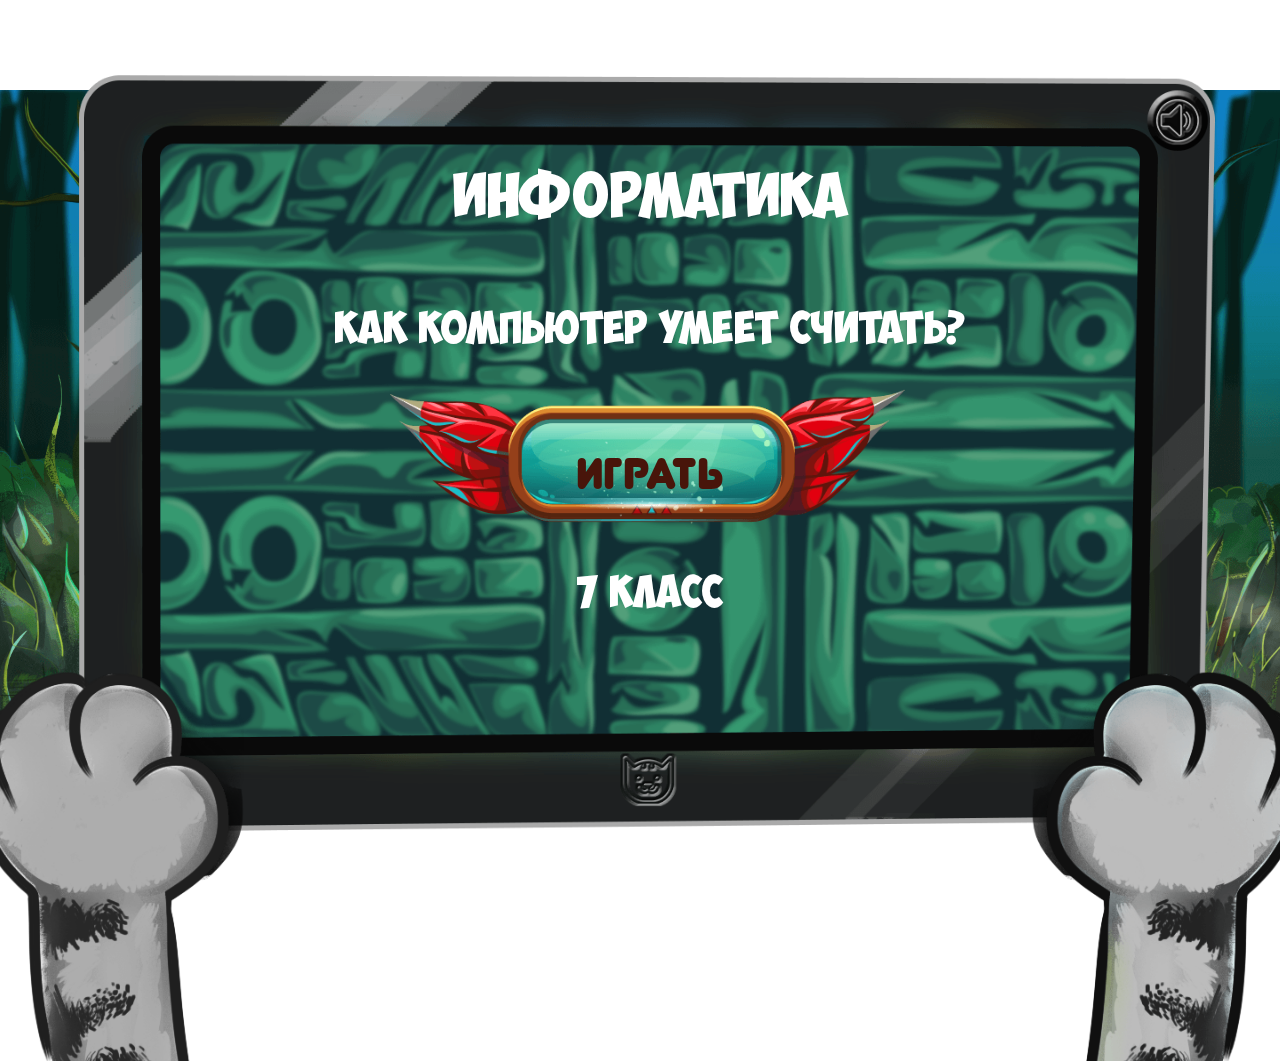
<file: inf/main.html>
<!DOCTYPE html>
<html lang='ru'>
<head>
<meta charset='utf-8' />
<title>Единицы измерения информации</title>
<meta name="viewport"
	content="width=device-width, minimum-scale=1, initial-scale=1, user-scalable=no">
<!-- <meta name="viewport" content="width=device-width, minimum-scale=1, initial-scale=1"> -->
<!-- <meta name="viewport" content="width=device-width, initial-scale=1, user-scalable=yes, minimum-scale=1, maximum-scale=2"> -->
<style>
/* following three (cascaded) are equivalent to above three meta viewport statements */
/* see http://www.quirksmode.org/blog/archives/2014/05/html5_dev_conf.html */
/* see http://dev.w3.org/csswg/css-device-adapt/ */
@
-ms-viewport {
	width: 100vw;
	min-zoom: 100%;
	zoom: 100%;
}

@
viewport {
	width: 100vw;
	min-zoom: 100% zoom: 100%;
}

@
-ms-viewport {
	user-zoom: fixed;
	min-zoom: 100%;
}

@
viewport {
	user-zoom: fixed;
	min-zoom: 100%;
}
/*@-ms-viewport { user-zoom: zoom ; min-zoom: 100% ; max-zoom: 200% ; }   @viewport { user-zoom: zoom ; min-zoom: 100% ; max-zoom: 200% ; }*/
</style>
<link rel="stylesheet" type="text/css" href="css/main.css">
<link rel="stylesheet" type="text/css" href="1/css/animate.css">
<script src="js/jQuery-1.12.4.js"></script>
<script src="js/resize.js"></script>
<script src="1/js/animate.js"></script>
</head>
<body>

<div id="background"></div>
		<!-- <div id="shape"></div> -->
	<div class="fg-resizable" id="app1">
		<iframe id='iframe-applet' class='embed-responsive-item iframe'
			src='1/applet.html' seamless='seamless' scrolling='no'
			allowtransparency='true'></iframe>
		<label id="checkBoxSound"> <input type="checkbox" name="test"
			onclick="onCheckBox(this)" /> <span></span>
		</label> 
            <img src="img/lapka-levaya.png" id="hand-left" /> <img
			src="img/lapka-pravaya.png" id="hand-right" />
	</div>

    
	<script type="text/javascript" src="js/fade.js"></script>
	<script type="text/javascript" src="js/main.js"></script>
	<script type="text/javascript" src="js/loader.js"></script>
	<script type="text/javascript" src="js/iframe-control.js"></script>
</body>

</html>
</file>
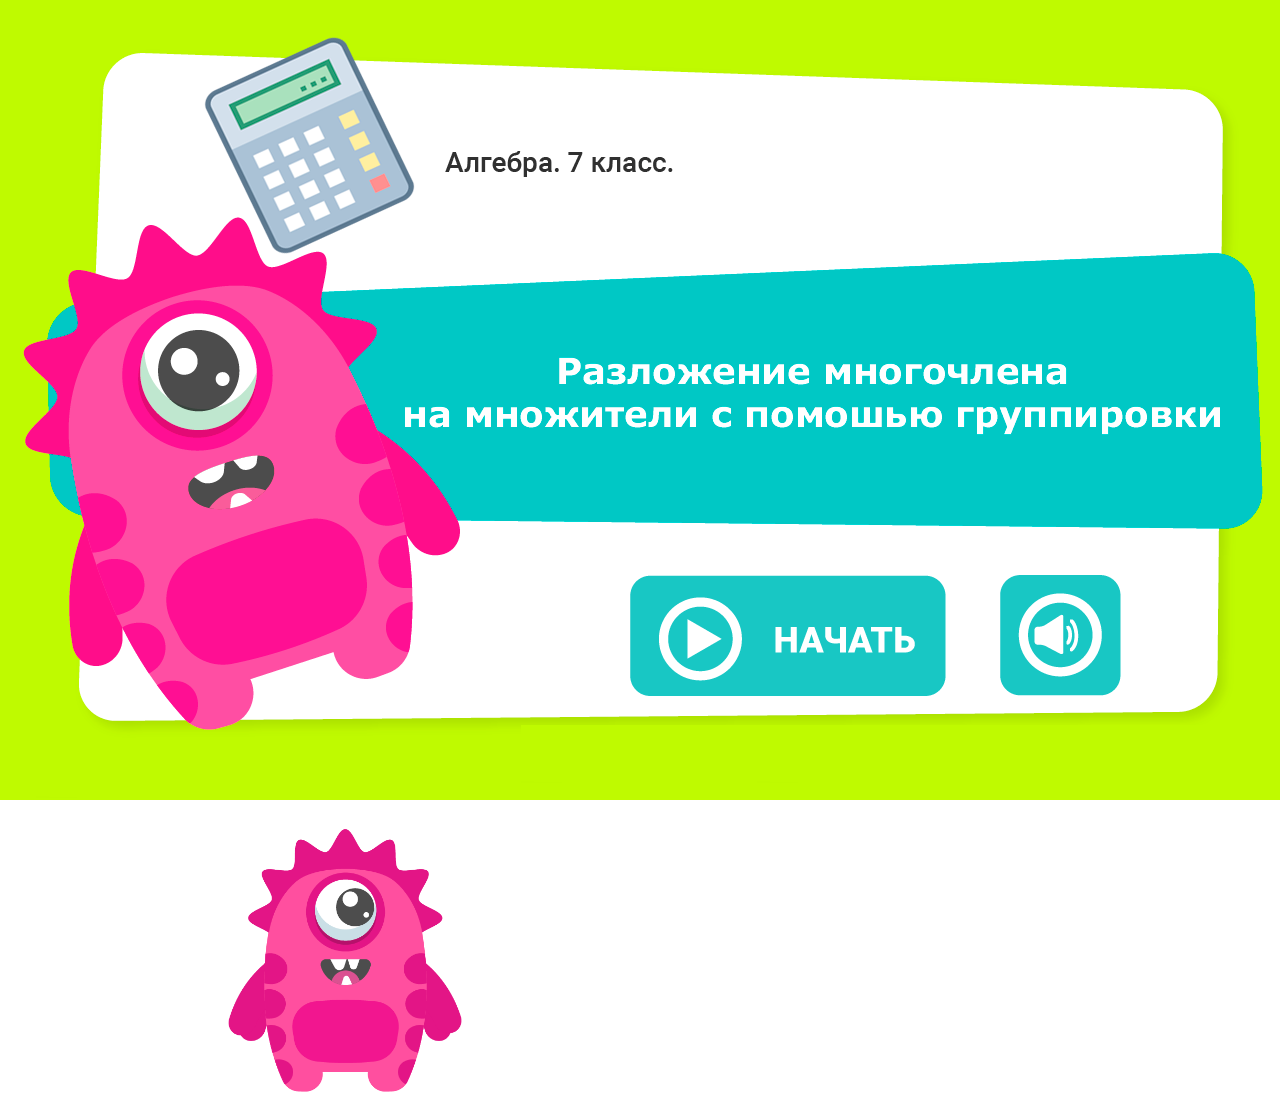
<file: alg/1/applet.html>
<!DOCTYPE html>

<html>
    
    <head>
        <meta charset="utf-8" />
        
       

        <link rel="stylesheet" type="text/css" href="css/style.css" />
        <title>>Разложение многочлена на множители с помощью группировки.</title>
    </head>
    
    <body>
        
        </div>
        <script src='../ael/jquery-1.8.3.min.js'></script>
 
        <script type="text/javascript" src="js/move.js"></script>
        <script type="application/javascript" src="js/jquery.min.js"></script>
        <script type="application/javascript" src="js/jquery-ui.min.js"></script>


        <!-- main    -->
        
        <img id="bg" src="images/bg.png" draggable="false"/>
        <img id="shadow" src="images/blur.png" draggable="false"/>
        
            
        <div id='task_1'>
            <img id="header" src="images/header/header1.png" draggable="false"/>
            
            <label id="task1">Найди одночлены</label>
            <label id="description1">Найди одночлены, у которых есть общие буквенные множители.</label>
            
            
            
            <button id="home" onclick="goHome()"></button>
            <button id="controller1" onclick="soundControl1()"></button>
            <img id="timer" src="images/buttons/timer.png" draggable="false"/>
            <button id="next1" onclick="goNext1()"></button>
            
            <label id="timer1">0:00</label>
            <div id="waiting_time1"></div>
            
            <div id="field0">
                <img id="bg_card1" src="images/bg_card.png" draggable="false"/>

                <button id='card1' class="effect1" onclick="reply_click(this.id)">5x<sup>2</sup>y</button>
                <button id="card2" class="effect1" onclick="reply_click(this.id)">15abc</button>
                <button id="card3" class="effect1" onclick="reply_click(this.id)">2x<sup>2</sup>yz</button>
                <button id="card4" class="effect1" onclick="reply_click(this.id)">2mn(m + n)</button>
                <button id='card5' class="effect1" onclick="reply_click(this.id)">2(a + b)<sup>2</sup></button>
                <button id="card6" class="effect1" onclick="reply_click(this.id)">1,4xy<sup>2</sup></button>
                <button id="card7" class="effect1" onclick="reply_click(this.id)">(a + b)</button>
                <button id="card8" class="effect1" onclick="reply_click(this.id)">- pqt</button>
                <button id='card9' class="effect1" onclick="reply_click(this.id)">0,125ac<sup>4</sup></button>
                <button id="card10" class="effect1" onclick="reply_click(this.id)">(a + b)(b + c)</button>
                <button id="card11" class="effect1" onclick="reply_click(this.id)">- 8,5a<sup>2</sup>bc<sup>2</sup></button>
                <button id="card12" class="effect1" onclick="reply_click(this.id)">(m + n)n<sup>2</sup></button>
                <button id='card13' class="effect1" onclick="reply_click(this.id)">mn</button>
                <button id="card14" class="effect1" onclick="reply_click(this.id)"> <div id="fraction1"><div class="top">(pq)</div><div class="bottom">2</div></div></button>
                <button id="card15" class="effect1" onclick="reply_click(this.id)">(m + n)<sup>2</sup></button>
                <button id="card16" class="effect1" onclick="reply_click(this.id)">- 1,3t<sup>3</sup></button>
            </div>



            <label id="label1">Количество попыток:</label>
            <label id="attempts1">0</label>
            
            <label id="label2">Правильных ответов:</label>
            <label id="attempts2">0</label>
        </div>
        
        
        <div id='task_2'>
            <img id="header" src="images/header/header5.png" draggable="false"/>
            
            <button id="home" onclick="goHome()"></button>
            <button id="controller2" onclick="soundControl2()"></button>
            <img id="timer" src="images/buttons/timer.png" draggable="false"/>
            <button id="next2" onclick="goNext2()"></button>
            
            <label id="timer2">0:00</label>
            <div id="waiting_time2"></div>
            
            
            <label id="task2">Заполни пропуски</label>
            
             <label id="description2">Исключи неверные варианты в отдельный столбец.</label>
            
            
<!--            <img id="progress3" src="images/bar6.png" draggable="false"/>-->
            <img id="reallystar1" src="images/buttons/check_green.png" draggable="false"/>
            <img id="reallystar2" src="images/buttons/check_green.png" draggable="false"/>
            <img id="reallystar3" src="images/buttons/check_green.png" draggable="false"/>
            <img id="reallystar4" src="images/buttons/check_green.png" draggable="false"/>
            <img id="reallystar5" src="images/buttons/check_green.png" draggable="false"/>
            <img id="reallystar6" src="images/buttons/check_green.png" draggable="false"/>

            <!--qwe-->
            <div id="field1">
                <img id="star11" src="images/buttons/wrong_red.png" draggable="false"/>
                <img id="star12" src="images/buttons/wrong_red.png" draggable="false"/>
                <img id="star13" src="images/buttons/wrong_red.png" draggable="false"/>
                
                <img id="pic_cor" src="images/task4/correct.png" draggable="false"/>
                <img id="pic_incor" src="images/task4/incorrect.png" draggable="false"/>
                
                <div id='column1' class = "column"></div>
                <div id = 'column2' class= 'column'></div>
             </div>

            <button id="verify" onclick="check2()">Проверить</button>
            <button id="release" onclick="reset2()" disabled="disabled">Сбросить</button>
            
            <label id="label3">Кол. попыток:</label>
            <label id="attempts3">0</label>
            
            <label id="label4">Правильных ответов:</label>
            <label id="attempts4">0</label>
            
            
            <div id="message1">
                <div id="text">Установи верный порядок действий и разложи многочлен на множители:
                    <label id="q1_line42"><b>3a(x + y) + x + y</b></label>
                </div>
                <input type="button" value="НАЧАТЬ" id="ok_button" />
            </div>
            
            <img id="q_image1" src="images/blur.png" draggable="false"/>
        </div>
        
        
        
        <div id='task_3'>
            <img id="header" src="images/header/header4.png" draggable="false"/>
            
            <button id="home" onclick="goHome()"></button>
            <button id="controller3" onclick="soundControl3()"></button>
            <img id="timer" src="images/buttons/timer.png" draggable="false"/>
            <button id="next3" onclick="goNext3()"></button>
            
            <label id="timer3">0:00</label>
            <div id="waiting_time3"></div>
            
            <label id="task3">Заполни пропуски</label>
            <label id="description3">Заполни пропуски, чтобы выполнялось равенство.</label>

            <img id="progress2" src="images/bar7.png" draggable="false"/>
            <img id="newstar1" src="images/buttons/check_green.png" draggable="false"/>
            <img id="newstar2" src="images/buttons/check_green.png" draggable="false"/>
            <img id="newstar3" src="images/buttons/check_green.png" draggable="false"/>
            <img id="newstar4" src="images/buttons/check_green.png" draggable="false"/>
            <img id="newstar5" src="images/buttons/check_green.png" draggable="false"/>
            <img id="newstar6" src="images/buttons/check_green.png" draggable="false"/>
            <img id="newstar7" src="images/buttons/check_green.png" draggable="false"/>
            
            <!--pop-->
            
            <!--#1-->
            <div id="field_q1">
                <div id="bg2_value1"></div>
                <label id="q2_line1">ab + bc - a - c =</label>
                <input id="q2_input_10" type="text">
                <label id="q2_line9">(a +</label>
                <input id="q2_input_11" type="text">
                <label id="q2_line10">) - (</label>
                <input id="q2_input_6" type="text">
                <label id="q2_line11">+ c) = (a +</label>
                <input id="q2_input_7" type="text">
                <label id="q2_line12">)(</label>
                <input id="q2_input_15" type="text">
                <label id="q2_line20">- 1)</label>
            </div>

            <!--#2-->
            <div id="field_q2">
                <div id="bg2_value2"></div>
                <label id="q2_line2">7a(2p - q) - 4q + 8p = 7a(</label>
                <input id="q2_input_17" type="text">
                <label id="q2_line6">-</label>
                <input id="q2_input_18" type="text">
                <label id="q2_line21">) - 4(</label>
                <input id="q2_input_16" type="text">
                <label id="q2_line22">-</label>
                <input id="q2_input_19" type="text">
                <label id="q2_line23">) = (2p - q)(</label>
                <input id="q2_input_20" type="text">
                <label id="q2_line24">-</label>
                <input id="q2_input_21" type="text">
                <label id="q2_line25">)</label>
            </div>

            <!--#3-->
            <div id="field_q3">
                <div id="bg2_value3"></div>
                <label id="q2_line3">xy + xz + 13y + 13z =</label>
                <input id="q2_input_22" type="text">
                <label id="q2_line26">(y +</label>
                <input id="q2_input_23" type="text">
                <label id="q2_line27">) +</label>
                <input id="q2_input_24" type="text">
                <label id="q2_line28">(</label>
                <input id="q2_input_25" type="text">
                <label id="q2_line29">+ z) = (</label>
                <input id="q2_input_26" type="text">
                <label id="q2_line30">+</label>
                <input id="q2_input_27" type="text">
                <label id="q2_line31">)(</label>
                <input id="q2_input_28" type="text">
                <label id="q2_line32">+</label>
                <input id="q2_input_29" type="text">
                <label id="q2_line33">)</label>
            </div>

                <!--#4-->
            <div id="field_q4">
                <div id="bg2_value4"></div>
                <label id="q2_line4">x<sup>3</sup> + x<sup>2</sup>y +</label>
                <input id="q2_input_2" type="text">
                <label id="q2_line5">+ y = x<sup>2</sup>(x + y) + (</label>
                <input id="q2_input_30" type="text">
                <label id="q2_line34">+</label>
                <input id="q2_input_31" type="text">
                <label id="q2_line35">) = (x + y)(x<sup>2</sup> +</label>
                <input id="q2_input_32" type="text">
                <label id="q2_line36">)</label>
<!--                <input id="q2_input_33" type="text">-->
<!--                <label id="q2_line37">)</label>-->
            </div>
            
            <!--#5-->
            <div id="field_q5">
                <div id="bg2_value5"></div>
                <label id="q2_line7">24x<sup>2</sup> - 18xy + 45yz - 60xz = </label>
                <input id="q2_input_3" type="text">
                <label id="q2_line8">x (4x - 3y) +</label>
                <input id="q2_input_4" type="text">
                <label id="q2_line13">(</label>
                <input id="q2_input_5" type="text">
                <label id="q2_line14">-</label>
                <input id="q2_input_8" type="text">
                <label id="q2_line15">) = 3(</label>
                <input id="q2_input_9" type="text">
                <label id="q2_line16">-</label>
                <input id="q2_input_12" type="text">
                <label id="q2_line17">)(</label>
                <input id="q2_input_13" type="text">
                <label id="q2_line18">-</label>
                <input id="q2_input_14" type="text">
                <label id="q2_line19">)</label>
            </div>
            
            <!--#6-->
            <div id="field_q6">
                <div id="bg2_value6"></div>
                <label id="q2_line38">x<sup>n+1</sup> - 5x<sup>n</sup> + 3x - 15 = x<sup>n</sup>(</label>
                <input id="q2_input_34" type="text">
                <label id="q2_line39">- 5) +</label>
                <input id="q2_input_35" type="text">
                <label id="q2_line40">(x - 5) = (x<sup>n</sup> +</label>
                <input id="q2_input_36" type="text">
                <label id="q2_line41">)(x -</label>
                <input id="q2_input_37" type="text">
                <label id="q2_line42">)</label>
            </div>
            
            <!--#7-->
            <div id="field_q7">
                <div id="bg2_value7"></div>
                <label id="q2_line43">x<sup>n+1</sup>y<sup>n</sup> - y<sup>n+3</sup> + 2x<sup>n+1</sup> - 2y<sup>3</sup> = x<sup>n+1</sup>(</label>
                <input id="q2_input_38" type="text">
                <input id="q2_input_1" type="text">
                <label id="q2_line44">+ 2) - y<sup>3</sup>(y<sup>n</sup> +</label>
                <input id="q2_input_39" type="text">
                <label id="q2_line46">) = (</label>
                <input id="q2_input_41" type="text">
                <input id="q2_input_40" type="text">
                <label id="q2_line47">+</label>
                <input id="q2_input_42" type="text">
                <label id="q2_line48">)(x<sup>n+1</sup> - y<sup>3</sup>)</label>
            </div>
            
            
            
            <button id="verify2" class="button1" onclick="check3_1()">Проверить</button>
            <button id="verify2_1" class="button1" onclick="check3_2()">Проверить</button>
            <button id="verify2_2" class="button1" onclick="check3_3()">Проверить</button>
            <button id="verify2_3" class="button1" onclick="check3_4()">Проверить</button>
            <button id="verify2_4" class="button1" onclick="check3_5()">Проверить</button>
            <button id="verify2_5" class="button1" onclick="check3_6()">Проверить</button>
            <button id="verify2_6" class="button1" onclick="check3_7()">Проверить</button>
            
             <button id="release2" class="button2" onclick="reset3()" disabled="disabled">Сбросить</button>
            
            <label id="label5">Количество попыток:</label>
            <label id="attempts5">0</label>
            
            <label id="label6">Правильных ответов:</label>
            <label id="attempts6">0</label>
        </div>
        
        
        
         <div id='task_4'>
            <img id="header" src="images/header/header2.png" draggable="false"/>
            
            <label id="task4">Заполни пропуски</label>
            <label id="description4">Подбери многочлены так, чтобы получилось верное равенство.</label>
            
            <img id="progress4" src="images/bar2.png" draggable="false"/>
            <img id="laststar1" src="images/buttons/check_green.png" draggable="false"/>
            <img id="laststar2" src="images/buttons/check_green.png" draggable="false"/>


            <!--#1-->
            <div id="expression1">
                <div id="bgg1"></div>
                <label id="line_1">8a<sup>3</sup> - 12a<sup>2</sup>b - 18ab + X = (2a - 3b)(Y + Z)</label>
                
                <label id="line_2">X =</label>
                <input id="input1" type="text">
                <input id="input1_deg" type="text">
                
                <label id="line_3">Y =</label>
                <input id="input2" type="text">
                <input id="input2_deg" type="text">
                
                <label id="line_4">Z =</label>
                <input id="input3" type="text">
            </div>
            
            <!--#2-->
            <div id="expression2">
                <div id="bgg2"></div>
                <label id="line_5">12x<sup>2</sup> + 15x<sup>2</sup>y - X - 40y<sup>3</sup> = (X - Y)(3x<sup>2</sup> - 8y<sup>2</sup>)</label>
                
                <label id="line_6">X =</label>
                <input id="input4" type="text">
                <input id="input5" type="text">
                
                <label id="line_7">Y =</label>
                <input id="input6" type="text">
                
                <label id="line_8">Z =</label>
                <input id="input7" type="text">
            </div>
            
            
            <button id="verify4_1" class="button1" onclick="check4_1()">Проверить</button>
            <button id="verify4_2" class="button1" onclick="check4_2()">Проверить</button>
            <button id="release4" class="button2" onclick="reset4()" disabled="disabled">Сбросить</button>
            

            <label id="timer4">0:00</label>
            <div id="waiting_time4"></div>
            
            <button id="home" onclick="goHome()"></button>
            <button id="controller4" onclick="soundControl4()"></button>
            <img id="timer" src="images/buttons/timer.png" draggable="false"/>
<!--            <button id="next4" onclick="goNext4()"></button>-->
            
            <label id="label7">Количество попыток:</label>
            <label id="attempts7">0</label>
            
            <label id="label8">Правильных ответов:</label>
            <label id="attempts8">0</label>
        </div>
        
        
        
        
        
        <div id='task_0'>
<!--            <img id="header" src="images/header/header6.png"/>-->

            <img id="bg2" src="images/bg_main.png" draggable="false"/>
            <img id="speech" src="images/speech.png" draggable="false"/>
            
            <!--CLOCK-->
            <img id="clock2" src="images/clock.png" draggable="false"/>
            <div id="clock1">
                <canvas id="canvas"></canvas>
            </div>

<!--            <label id="task0">Выполни все задания:</label>-->
            <button id="goTask1" onclick="goNext0()">Задание 1</button>
            <button id="goTask2" onclick="goNext1()">Задание 2</button>
            <button id="goTask3" onclick="goNext2()">Задание 3</button>
            <button id="goTask4" onclick="goNext3()">Задание 4</button>
<!--            <button id="goTask5" onclick="goNext4()">Задание 5</button>-->
            <button id="goResults" onclick="goResults()">Результаты</button>

            <img id="mark1" src="images/buttons/check_3.png" draggable="false"/>
            <img id="mark2" src="images/buttons/check_3.png" draggable="false"/>
            <img id="mark3" src="images/buttons/check_3.png" draggable="false"/>
            <img id="mark4" src="images/buttons/check_3.png" draggable="false"/>
            <img id="mark5" src="images/buttons/check_3.png" draggable="false"/>

        </div>
        
        
       
        
        
        <div id='task_6'>
            <img id="header" src="images/header/header7.png" draggable="false"/>
            
            <button id="home" onclick="goHome()"></button>
            
            <label id="results">Результаты</label>
            
            <img id="res_bg" src="images/bg_result.png" draggable="false"/>
            
            <label id="res_col1">№</label>
            <label id="res_task_1">Задание 1</label>
            <label id="res_task_2">Задание 2</label>
            <label id="res_task_3">Задание 3</label>
            <label id="res_task_4">Задание 4</label>
<!--            <label id="res_task_5">Задание 5</label>-->

            <label id="res_col2_a">Правильных</label>
            <label id="res_col2_b">ответов</label>
            <label id="res_col3_a">Количество</label>
            <label id="res_col3_b">попыток</label>
            <label id="res_col4">Время</label>
            <label id="res_col5">Выполнено</label>
            
            <img id="res_star_1" src="images/buttons/wrong_red.png" draggable="false"/>
            <img id="res_star_2" src="images/buttons/wrong_red.png" draggable="false"/>
            <img id="res_star_3" src="images/buttons/wrong_red.png" draggable="false"/>
            <img id="res_star_4" src="images/buttons/wrong_red.png" draggable="false"/>
<!--            <img id="res_star_5" src="images/buttons/wrong_red.png"/>-->

            <label id="res_correct_1">0</label>
            <label id="res_correct_2">0</label>
            <label id="res_correct_3">0</label>
            <label id="res_correct_4">0</label>
<!--            <label id="res_correct_5">0</label>-->

            <label id="res_attempt_1">0</label>
            <label id="res_attempt_2">0</label>
            <label id="res_attempt_3">0</label>
            <label id="res_attempt_4">0</label>
<!--            <label id="res_attempt_5">0</label>-->

            <label id="res_time_1">0:00</label>
            <label id="res_time_2">0:00</label>
            <label id="res_time_3">0:00</label>
            <label id="res_time_4">0:00</label>
<!--            <label id="res_time_5">0:00</label>-->

        </div>
        
        
        <div id='information'>
            
            <img id="bg_info" src="images/bg_start.png" draggable="false"/>
            <button id="start" onclick="start_button()"></button>
            <button id="controller0" onclick="soundControl0()"></button>
        </div>
        
        
        <img id="firework1" src="images/hero/firework/salut1.png" draggable="false"/>
        <img id="firework2" src="images/hero/firework/salut2.png" draggable="false"/>
        <img id="firework3" src="images/hero/firework/salut3.png" draggable="false"/>
        
        <img id="hero1" src="images/hero/hero1.png" draggable="false"/>
        <img id="hero_lose" src="images/hero/hero2.png" draggable="false"/>



        
        <script>
            $("#information").show(); $("#task_0").hide(); $("#task_1").hide(); $("#task_2").hide(); $("#task_3").hide(); $("#task_4").hide(); $("#task_5").hide(); $("#task_6").hide();
            
            <!--$("#bg2").hide();-->
            <!--$("#clock2").hide();-->

            $("#mark1").hide(); $("#mark2").hide(); $("#mark3").hide(); $("#mark4").hide(); $("#mark5").hide();

            $("#firework1").hide(); $("#firework2").hide(); $("#firework3").hide();
            $("#firework1").css("opacity",0); $("#firework2").css("opacity",0); $("#firework3").css("opacity",0);
            
            $("#star1").hide(); $("#star2").hide(); $("#star3").hide(); $("#star4").hide(); $("#star5").hide(); $("#star6").hide(); $("#star11").hide(); $("#star12").hide();

            <!--$("#res_star_1").hide(); $("#res_star_2").hide(); $("#res_star_3").hide(); $("#res_star_4").hide(); $("#res_star_5").hide();-->

            $("#shadow").hide();


            var decideToRandomize=0;
            
 
 
            <!--   AUDIO   -->
            var sound1 = new Audio("sounds/main.mp3");
            var sound2 = new Audio("sounds/touch2.mp3");
            var sound3 = new Audio("sounds/corect.mp3");
            var sound4 = new Audio("sounds/gresit.mp3");
            var sound5 = new Audio("sounds/time.mp3");
            var sound6 = new Audio("sounds/win.mp3");
            var sound7 = new Audio("sounds/lose.mp3");
            var sound8 = new Audio("sounds/bg1.mp3");
            var sound9 = new Audio("sounds/bg2.mp3");
            var sound10 = new Audio("sounds/touch5.mp3");
            var sound11 = new Audio("sounds/touch3.mp3");
            var sound12 = new Audio("sounds/dis.mp3");
            var sound13 = new Audio("sounds/touch8.mp3");
            var sound15 = new Audio("sounds/bg3.mp3");
            var sound16 = new Audio("sounds/bg4.mp3");
            var sound17 = new Audio("sounds/speech.mp3");
            var sound18 = new Audio("sounds/corect.mp3");
            var sound19 = new Audio("sounds/touch6.mp3");
            
            sound1.loop=true;
            sound8.loop=true;
            sound9.loop=true;
            sound15.loop=true;
            sound16.loop=true;
 
            var permission=0;
            var sc=0;
            var info_sound=0;
            
            function stopAll() {
                sound1.pause(); sound2.pause(); sound3.pause(); sound4.pause(); sound5.pause(); sound6.pause();
                sound7.pause(); sound8.pause(); sound9.pause(); sound10.pause(); sound11.pause(); sound12.pause();
                sound13.pause(); sound15.pause(); sound16.pause(); sound17.pause();
                for(var i1=0; i1<=4; i1++) {
                    if(info_sound==0) {
                        document.getElementById("controller"+i1).style.backgroundImage = "url('images/mute1.png')";
                    } else {
                        document.getElementById("controller"+i1).style.backgroundImage = "url('images/m-mute1.png')";
                    }
                }
                permission=1;
                sc=1;
            }
            function playAll() {
                for(var i2=0; i2<=4; i2++) {
                    if(info_sound==0) {
                        document.getElementById("controller"+i2).style.backgroundImage = "url('images/unmute1.png')";
                    } else {
                        
                        document.getElementById("controller"+i2).style.backgroundImage = "url('images/m-mute3.png')";
                    }
                }
                permission=0;
                sc=0;
            }
            function soundControl0(){
                info_sound=1;
                if(sc==0) { stopAll(); } else { playAll(); }
            }
            function soundControl1(){
                if(sc==0) { stopAll(); } else { playAll();
                    sound5.play(); sound8.play();
                }
            }
            function soundControl2(){
                if(sc==0) { stopAll(); } else { playAll();
                    sound5.play(); sound9.play();
                }
            }
            function soundControl3(){
                if(sc==0) { stopAll(); } else { playAll();
                    sound5.play(); sound15.play();
                }
            }
            function soundControl4(){
                if(sc==0) { stopAll(); } else { playAll();
                    sound5.play(); sound16.play();
                }
            }
        
        
        
            <!--   MESSAGE   -->
            $("#speech").css("opacity",0);
            function show_speech() {
                $('#speech').delay(0).animate({'opacity':'1'},500,function(){});
            }
        
        
            <!--   ANIMATION HERO   -->
            var timer_0;

            function animation_firework()
            {
               $('#firework1').delay(0).animate({'opacity':'1'},400,function(){
                                                $('#firework1').delay(100).animate({'opacity':'0'},200,function(){})
                                                });
               $('#firework3').delay(200).animate({'opacity':'1'},400,function(){
                                                   $('#firework3').delay(200).animate({'opacity':'0'},200,function(){})
                                                  });
               $('#firework3').delay(200).animate({'opacity':'1'},400,function(){
                                                   $('#firework3').delay(100).animate({'opacity':'0'},200,function(){})
                                                  });
            }
            function m2(){
                var timer_2 = setInterval(move_hero,1);
            }
            function move_hero(){
                var x=document.getElementById('hero1').offsetTop;
                x = x - 5;
                if(x == 495){
                    clearInterval(timer_2);
                }
                document.getElementById('hero1').style.top= x + "px";
            }
            function m3(){
                var timer_3 = setInterval(move_hero3,1);
            }
            function move_hero3(){
                var x3=document.getElementById('hero1').offsetTop;
                x3 = x3 + 5;
                if(x3 == 850){
                    clearInterval(timer_3);
                }
                document.getElementById('hero1').style.top= x3 + "px";
            }
        
        
            var v1=0, v2=0, v3=0, v4=0, v5=0, v6=0, v7=0, v8=0, v9=0;
            
            function allowDrop(ev){
                ev.preventDefault();
            }
        
            function drag(ev){
                ev.dataTransfer.setData("content", ev.target.id);
            }
        
            function drop(ev){
                ev.preventDefault();
                var image = ev.dataTransfer.getData("content");
                ev.target.appendChild(document.getElementById(image));
            
                document.getElementById(image).style.backgroundColor = "#efe7d6";
            
                document.getElementById("target1").style.textAlign = "center";
                document.getElementById("target2").style.textAlign = "center";
                document.getElementById("target4").style.textAlign = "center";
                document.getElementById("target5").style.textAlign = "center";
                document.getElementById("target6").style.textAlign = "center";
                document.getElementById("target7").style.textAlign = "center";
                document.getElementById("target8").style.textAlign = "center";
            
                if($('#target1').find('#answer20').length == 1)
                {
                    
                    v1=1;
<!--                    document.getElementById("target1").style.border = "2px solid green";-->
<!--                    document.getElementById("target1").style.textAlign = "center";-->
                }
<!--                else-->
<!--                {-->
<!--                    document.getElementById("target1").style.border = "2px solid red";-->
<!--                }-->
                if($('#target2').find('#answer11').length == 1)
                {
                    v2=1;
<!--                    document.getElementById("target2").style.border = "2px solid green";-->
<!--                    document.getElementById("target2").style.textAlign = "center";-->
                }
                if($('#target4').find('#answer13').length == 1)
                {
                    v4=1;
<!--                    document.getElementById("target4").style.border = "2px solid green";-->
<!--                    document.getElementById("target4").style.textAlign = "center";-->
                }
                if($('#target5').find('#answer16').length == 1)
                {
                    v5=1;
<!--                    document.getElementById("target5").style.border = "2px solid green";-->
<!--                    document.getElementById("target5").style.textAlign = "center";-->
                }
                if($('#target6').find('#answer14').length == 1)
                {
                    v6=1;
<!--                    document.getElementById("target6").style.border = "2px solid green";-->
<!--                    document.getElementById("target6").style.textAlign = "center";-->
                }
                if($('#target7').find('#answer18').length == 1)
                {
                    v7=1;
<!--                    document.getElementById("target7").style.border = "2px solid green";-->
<!--                    document.getElementById("target7").style.textAlign = "center";-->
                }
                if($('#target8').find('#answer19').length == 1)
                {
                    v8=1;
<!--                    document.getElementById("target8").style.border = "2px solid green";-->
<!--                    document.getElementById("target8").style.textAlign = "center";-->
                }
                if($('#target9').find('#answer12').length == 1)
                {
                    v9=1;
<!--                    document.getElementById("target9").style.border = "2px solid green";-->
<!--                    document.getElementById("target9").style.textAlign = "center";-->
                }
            }
        


            <!-- TASK 1 -->
            var name1;
            var name2;
            var name3;
            var f=0;
            
            $("#label_task_1").hide(); $("#label_task_2").hide(); $("#label_task_3").hide(); $("#label_task_4").hide(); $("#label_task_5").hide();
            $("#label_task_6").hide(); $("#label_task_7").hide(); $("#label_task_8").hide(); $("#label_task_9").hide(); $("#label_task_0").hide();
            
            function reply_click(clicked_id) {
                if(permission==0) { sound2.play(); }
                if(f==2) {
                    name3=clicked_id;
                    check1();
                    f=3;
                    
                    document.getElementById(name3).style.background = "#FF9100";
                    document.getElementById(name3).style.color = "white";
                }
                if(f==1) {
                    name2=clicked_id;
                    f=2;

                    document.getElementById(name2).style.background = "#FF9100";
                    document.getElementById(name2).style.color = "white";
                }
                if(f==0) {
                    name1=clicked_id;
                    f=1;
        
                    document.getElementById(name1).style.background = "#FF9100";
                    document.getElementById(name1).style.color = "white";
                }
            }
        
        
            var counterForEnd = 0;
            var att1 = 0;
            
            function check1() {
                att1++;
                document.getElementById("attempts1").innerHTML = att1;
                document.getElementById("res_attempt_1").innerHTML = att1;
                
                if((name1=="card1" && name2=="card3" && name3=="card6") ||
                   (name1=="card1" && name2=="card6" && name3=="card3") ||
                   (name1=="card3" && name2=="card1" && name3=="card6") ||
                   (name1=="card3" && name2=="card6" && name3=="card1") ||
                   (name1=="card6" && name2=="card1" && name3=="card3") ||
                   (name1=="card6" && name2=="card3" && name3=="card1")) {
                    
                    counterForEnd++;
                    if(permission==0) { sound3.play(); }
                    setTimeout(function() {
                               document.getElementById("card1").style.visibility = "hidden";
                               document.getElementById("card3").style.visibility = "hidden";
                               document.getElementById("card6").style.visibility = "hidden";
                               }, 40);
                }
                   if((name1=="card5" && name2=="card7" && name3=="card10") ||
                      (name1=="card5" && name2=="card10" && name3=="card7") ||
                      (name1=="card7" && name2=="card5" && name3=="card10") ||
                      (name1=="card7" && name2=="card10" && name3=="card5") ||
                      (name1=="card10" && name2=="card5" && name3=="card7") ||
                      (name1=="card10" && name2=="card7" && name3=="card5")) {
                       
                       counterForEnd++;
                       if(permission==0) { sound3.play(); }
                       setTimeout(function() {
                                  document.getElementById("card5").style.visibility = "hidden";
                                  document.getElementById("card7").style.visibility = "hidden";
                                  document.getElementById("card10").style.visibility = "hidden";
                                  }, 40);
                   }
                   if((name1=="card2" && name2=="card9" && name3=="card11") ||
                      (name1=="card2" && name2=="card11" && name3=="card9") ||
                      (name1=="card9" && name2=="card2" && name3=="card11") ||
                      (name1=="card9" && name2=="card11" && name3=="card2") ||
                      (name1=="card11" && name2=="card2" && name3=="card9") ||
                      (name1=="card11" && name2=="card9" && name3=="card2")) {
                       
                       counterForEnd++;
                       if(permission==0) { sound3.play(); }
                       setTimeout(function() {
                                  document.getElementById("card2").style.visibility = "hidden";
                                  document.getElementById("card9").style.visibility = "hidden";
                                  document.getElementById("card11").style.visibility = "hidden";
                                  }, 40);
                   }
                      
                   if((name1=="card4" && name2=="card13" && name3=="card15") ||
                      (name1=="card4" && name2=="card15" && name3=="card13") ||
                      (name1=="card13" && name2=="card4" && name3=="card15") ||
                      (name1=="card13" && name2=="card15" && name3=="card4") ||
                      (name1=="card15" && name2=="card4" && name3=="card13") ||
                      (name1=="card15" && name2=="card13" && name3=="card4")) {
                       
                       counterForEnd++;
                       if(permission==0) { sound3.play(); }
                       setTimeout(function() {
                                  document.getElementById("card4").style.visibility = "hidden";
                                  document.getElementById("card13").style.visibility = "hidden";
                                  document.getElementById("card15").style.visibility = "hidden";
                                  }, 40);
                   }
                      
                      if((name1=="card8" && name2=="card14" && name3=="card16") ||
                         (name1=="card8" && name2=="card16" && name3=="card14") ||
                         (name1=="card14" && name2=="card8" && name3=="card16") ||
                         (name1=="card14" && name2=="card16" && name3=="card8") ||
                         (name1=="card16" && name2=="card8" && name3=="card14") ||
                         (name1=="card16" && name2=="card14" && name3=="card8")) {
                          
                          counterForEnd++;
                          if(permission==0) { sound3.play(); }
                          setTimeout(function() {
                                     document.getElementById("card8").style.visibility = "hidden";
                                     document.getElementById("card14").style.visibility = "hidden";
                                     document.getElementById("card16").style.visibility = "hidden";
                                     }, 40);
                      }
                else {
                    if(permission==0) { sound4.play();}
                    setTimeout(function() {
                               document.getElementById(name1).style.background = "#f8f4ed";
                               document.getElementById(name1).style.color = "black";
                               
                               document.getElementById(name2).style.background = "#f8f4ed";
                               document.getElementById(name2).style.color = "black";
                               
                               document.getElementById(name3).style.background = "#f8f4ed";
                               document.getElementById(name3).style.color = "black";
                               }, 40);
                }
                
                document.getElementById("attempts2").innerHTML = counterForEnd;
                document.getElementById("res_correct_1").innerHTML = counterForEnd;
                
                if(counterForEnd==5){
                    show_win();
                    $("#mark1").show();
                    
                    document.getElementById('res_star_1').src= "images/buttons/check_green.png";
                }
                
                setTimeout(function() {
                           f=0;
                           }, 0.1);
            }
        
        
        
        
        
        
        
        
        
        
            <!--    TASK 2   -->
            
            $('#ok_button').click(function(){
                                  $('#message1').animate( {
                                                         width: '0',
                                                         height: '0',
                                                         padding: '0',
                                                         opacity: 0
                                                         }, 300).hide(300);
                                  if(permission==0) { sound13.play(); }
                                  $('#q_image1').hide();
                                  });
                                  
                                  
                                  
                                  
                                  
            $("#star11").hide(); $("#star12").hide(); $("#star13").hide();
            
            $("#reallystar1").hide(); $("#reallystar2").hide(); $("#reallystar3").hide();
            $("#reallystar4").hide(); $("#reallystar5").hide(); $("#reallystar6").hide();

            var counter = 0;
            var att2 = 0;
         
        
        
        
        
        var e=0;
        var r=0;
        
        var r_lose=0;
        var e_lose=0;
        
        var att6 = 0;
        var att7 = 0;
        function check2() {
            att2++;
            document.getElementById("attempts3").innerHTML = att2;
            document.getElementById("res_attempt_2").innerHTML = att2;
            
            
            
            checkButtonPressed();
            
           
            
            document.getElementById("verify").disabled = true;
            document.getElementById("release").disabled = false;
            
            document.getElementById("verify").style.backgroundColor = "#66DE98";
            document.getElementById("release").style.backgroundColor = "#FF5252";
            
            disableInteraction();
        }
        


        function reset2(){
<!--            numerator++;-->
<!--            loadData();-->

            if(r==1){ hide_win();}
            if(r_lose==1){ hide_lose();}
    
            document.getElementById("verify").disabled = false;
            document.getElementById("release").disabled = true;
    
            document.getElementById("verify").style.backgroundColor = "#00C853";
            document.getElementById("release").style.backgroundColor = "#FF9797";
    
            $("#star11").hide(); $("#star12").hide(); $("#star13").hide();
<!--            $("#star14").hide();-->
<!--            $("#star15").hide(); $("#star16").hide(); $("#star17").hide(); $("#star18").hide();-->

            document.getElementById('star11').src= "images/buttons/wrong_red.png";
            document.getElementById('star12').src= "images/buttons/wrong_red.png";
            document.getElementById('star13').src= "images/buttons/wrong_red.png";
<!--            document.getElementById('star14').src= "images/buttons/wrong_red.png";-->
<!--            document.getElementById('star15').src= "images/buttons/wrong_red.png";-->
<!--            document.getElementById('star16').src= "images/buttons/wrong_red.png";-->
<!--            document.getElementById('star17').src= "images/buttons/wrong_red.png";-->
<!--            document.getElementById('star18').src= "images/buttons/wrong_red.png";-->

            order=1;
    
            att7=0;
            <!-- loadData();-->
        }
        
        var numberOfElementsColumn1;
        var numberOfElementsColumn2;
        var category1Arr = [];
        var category2Arr = [];
        var incorrectFound = false;
        var allCorrect = false;
        $(function() {
          $("#column1, #column2").sortable({
                                           connectWith: ".column"
                                           }).disableSelection();
          });
          
          function disableInteraction() {
              $(".column").addClass("disabledDiv");
          }
        
        function shuffle(array) {
            var currentIndex = array.length,
            temporaryValue, randomIndex;
            
            while (0 !== currentIndex) {
                randomIndex = Math.floor(Math.random() * currentIndex);
                currentIndex -= 1;
                
                temporaryValue = array[currentIndex];
                array[currentIndex] = array[randomIndex];
                array[randomIndex] = temporaryValue;
            }
            return array;
        }
        
        var numerator=1;
         loadData();
         
         
         
        function loadData() {
            
            if(numerator==1){
                var data = '{"categories":{"category1":[{"value":"01"},{"value":"02"},{"value":"03"}],"category2":[{"value":"11"},{"value":"16"},{"value":"05"}]}}';
            }
            if(numerator==2){
                var data = '{"categories":{"category1":[{"value":"06"},{"value":"07"},{"value":"08"}],"category2":[{"value":"09"},{"value":"10"},{"value":"11"}]}}';
            }
            
            
            var obj = JSON.parse(data);
            var categories = obj.categories;
            var category1 = categories.category1;
            var category2 = categories.category2;
            var images = [];
            
            numberOfElementsColumn1 = category1.length;
            numberOfElementsColumn2 = category2.length;
            
            var categoriesCombArr = [];
            var i;
            for (i = 0; i < numberOfElementsColumn1; i++) {
                category1Arr[i] = category1[i].value;
            }
            
            for (i = 0; i < numberOfElementsColumn2; i++) {
                category2Arr[i] = category2[i].value;
            }
            
            categoriesCombArr = $.merge([], category1Arr);
            categoriesCombArr = $.merge(categoriesCombArr, category2Arr);
            
            categoriesCombArr = shuffle(categoriesCombArr);
            
            for (i = 0; i < categoriesCombArr.length; i++) {
                
                images[i] = categoriesCombArr[i];
                images[i] = images[i].replace(/\s+/g, '_');
                if (i < category1Arr.length) {
                    
                    <!--$("#column1").append("<div class='choice'>" + categoriesCombArr[i] + "</div>");-->
                    $("#column1").append("<div class='choice'><div class = 'image' id = 'choice" + i + "'></div></div>");
                    
                } else {
                    <!--$("#column2").append("<div class='choice'>" + categoriesCombArr[i] + "</div>");-->
                    $("#column2").append("<div class='choice'><div class = 'image' id = 'choice" + i + "'></div></div>");
                }
            }
            for (i=0; i<categoriesCombArr.length; i++){
                $('#choice' + i).css('background','url(images/task4/' + images[i] + '.png) center center no-repeat');
            }
        }
        
        function checkButtonPressed() {
            $("#star11").show(); $("#star12").show(); $("#star13").show();
<!--            $("#star14").show();-->
<!--            $("#star15").show(); $("#star16").show(); $("#star17").show(); $("#star18").show();-->

            var i;
            
            var elementsInColumn1 = $('#column1').find('.choice');
            var elementsInColumn2 = $('#column2').find('.choice');
            var elementsInColumn1Arr = [];
            var elementsInColumn2Arr = [];
            incorrectFound = false;
            
            
            for (i = 0; i < elementsInColumn1.length; i++) {
                elementsInColumn1Arr[i] = $(elementsInColumn1[i]).html();
            }
            
            for (i = 0; i < elementsInColumn2.length; i++) {
                elementsInColumn2Arr[i] = $(elementsInColumn2[i]).html();
            }
            
            var order=1;
            
            for (i = 0; i < category1Arr.length; i++) {
                //alert(elementsInColumn1Arr[i]);
                //alert(category1Arr);
                var str1 =elementsInColumn1Arr[i];
                var num1 = str1.search(".png");
                var res1 = str1.slice(num1-2,num1);
<!--                //alert(res1);-->
                if (jQuery.inArray(res1, category1Arr) == -1) {
                    incorrectFound = true;
                }
                
                if(order==1) {
                    if (res1==01) {
                        document.getElementById('star11').src= "images/buttons/check_green.png";
                        att7++;
                    }
                }
                else if(order==2) {
                    if (res1==02) {
                        document.getElementById('star12').src= "images/buttons/check_green.png";
                        att7++;
                    }
                }
                else if(order==3) {
                    if (res1==03) {
                        document.getElementById('star13').src= "images/buttons/check_green.png";
                        att7++;
                    }
                }
<!--                else if(order==4) {-->
<!--                    if (res1==04) {-->
<!--                        document.getElementById('star14').src= "images/buttons/check_green.png";-->
<!--                        att7++;-->
<!--                    }-->
<!--                }-->
<!--                else if(order==5) {-->
<!--                    if (res1==05) {-->
<!--                        document.getElementById('star15').src= "images/buttons/check_green.png";-->
<!--                        att7++;-->
<!--                    }-->
<!--                }-->
<!--                else if(order==6) {-->
<!--                    if (res1==06) {-->
<!--                        document.getElementById('star16').src= "images/buttons/check_green.png";-->
<!--                        att7++;-->
<!--                    }-->
<!--                }-->
<!--                else if(order==7) {-->
<!--                    if (res1==07) {-->
<!--                        document.getElementById('star17').src= "images/buttons/check_green.png";-->
<!--                        att7++;-->
<!--                    }-->
<!--                }-->
<!--                else if(order==8) {-->
<!--                    if (res1==08) {-->
<!--                        document.getElementById('star18').src= "images/buttons/check_green.png";-->
<!--                        att7++;-->
<!--                    }-->
<!--                }-->
                order++;
                
                document.getElementById("attempts4").innerHTML = att7;
                document.getElementById("res_correct_2").innerHTML = att7;
            }
            
            for (i = 0; i < category2Arr.length && !incorrectFound; i++) {
                var str2 =elementsInColumn2Arr[i];
                var num2 = str2.search(".png");
                var res2 = str2.slice(num2-2,num2);
                if (jQuery.inArray(res2, category2Arr) == -1) {
                    incorrectFound = true;
                }
            }
            
            if (incorrectFound) {
                //        incorrectAnswer();
                show_lose();
            } else {
                //        correctAnswer();
                show_win();
                
                $("#mark2").show();
                document.getElementById('res_star_2').src= "images/buttons/check_green.png";
                allCorrect = true;
            }
        }
        
        
        
            
                
        
        
        
        
        
        
        
        
        
        
        
        
        
        
        
        
        
        
        
        
        
        
        
            <!--    TASK 3   -->
            var att3 = 0;
            var att4 = 0;
            
            for (var i3 = 2; i3 <= 7; i3++) {
                $("#field_q"+i3).hide();
            }
        
<!--            $("#field_q1").hide();-->
<!--            $("#field_q2").hide();-->
<!--            $("#field_q3").hide();-->
<!--            $("#field_q4").hide();-->
<!--            $("#field_q5").hide();-->
<!--            $("#field_q6").hide();-->
<!--            $("#field_q7").hide();-->


<!--            $("#verify2").hide();-->
            $("#verify2_1").hide();
            $("#verify2_2").hide();
            $("#verify2_3").hide();
            $("#verify2_4").hide();
            $("#verify2_5").hide();
            $("#verify2_6").hide();

            for (var i4 = 1; i4 <= 7; i4++) {
                $("#newstar"+i4).hide();
            }

            function check3() {
                att3++;
                document.getElementById("attempts5").innerHTML = att3;
                document.getElementById("res_attempt_3").innerHTML = att3;
                
                document.getElementById("release2").disabled = false;
                document.getElementById("release2").style.backgroundColor = "#FF5252";
            }
        
        
        
            var percentage = 0;
            var percentage1 = 0;
            var percentage2 = 0;
            var percentage3 = 0;
            var percentage4 = 0;
            var percentage5 = 0;
            var percentage6 = 0;
            
            
            
            <!--#1-->
            function check3_1() {
                check3();

                if (document.getElementById("q2_input_10").value === "b") {
                    document.getElementById("q2_input_10").style.color = "green";
                    document.getElementById("q2_input_10").style.borderColor = "green";
                    percentage++;
                } else {
                    document.getElementById("q2_input_10").style.color = "red";
                    document.getElementById("q2_input_10").style.borderColor = "red";
                }
                if (document.getElementById("q2_input_11").value === "c") {
                    document.getElementById("q2_input_11").style.color = "green";
                    document.getElementById("q2_input_11").style.borderColor = "green";
                    percentage++;
                } else {
                    document.getElementById("q2_input_11").style.color = "red";
                    document.getElementById("q2_input_11").style.borderColor = "red";
                }
                if (document.getElementById("q2_input_6").value === "a") {
                    document.getElementById("q2_input_6").style.color = "green";
                    document.getElementById("q2_input_6").style.borderColor = "green";
                    percentage++;
                } else {
                    document.getElementById("q2_input_6").style.color = "red";
                    document.getElementById("q2_input_6").style.borderColor = "red";
                }
                if (document.getElementById("q2_input_7").value === "c") {
                    document.getElementById("q2_input_7").style.color = "green";
                    document.getElementById("q2_input_7").style.borderColor = "green";
                    percentage++;
                } else {
                    document.getElementById("q2_input_7").style.color = "red";
                    document.getElementById("q2_input_7").style.borderColor = "red";
                }
                if (document.getElementById("q2_input_15").value === "b") {
                    document.getElementById("q2_input_15").style.color = "green";
                    document.getElementById("q2_input_15").style.borderColor = "green";
                    percentage++;
                } else {
                    document.getElementById("q2_input_15").style.color = "red";
                    document.getElementById("q2_input_15").style.borderColor = "red";
                }
                if(document.getElementById("q2_input_10").value === "b" &&
                   document.getElementById("q2_input_11").value === "c" &&
                   document.getElementById("q2_input_6").value === "a" &&
                   document.getElementById("q2_input_7").value === "c" &&
                   document.getElementById("q2_input_15").value === "b") {
                    if(permission==0) { sound3.play(); }
                    $("#newstar1").show();
                    document.getElementById('newstar1').src= "images/buttons/check_green.png";
                    
                    document.getElementById("release2").disabled = true;
                    document.getElementById("release2").style.backgroundColor = "#FF9797";
                    
                    setTimeout(function() {
                               $("#field_q1").hide();
                               $("#field_q2").show();
                               $("#verify2").hide();
                               $("#verify2_1").show();
                               }, 1000);
                } else {
                    if(permission==0) { sound4.play(); }
                    $("#newstar1").show();
                    document.getElementById('newstar1').src= "images/buttons/wrong_red.png";
                }
                
                document.getElementById("q2_input_10").disabled = true;
                document.getElementById("q2_input_11").disabled = true;
                document.getElementById("q2_input_6").disabled = true;
                document.getElementById("q2_input_7").disabled = true;
                document.getElementById("q2_input_15").disabled = true;
                
                document.getElementById("verify2").disabled = true;
                document.getElementById("verify2").style.backgroundColor = "#66DE98";
                
                document.getElementById("attempts6").innerHTML = percentage;
                document.getElementById("res_correct_3").innerHTML = percentage;
                
                percentage1=percentage;
                percentage=0;
            }
        
            <!--#2-->
            function check3_2() {
                check3();
                
                if (document.getElementById("q2_input_17").value === "2p") {
                    document.getElementById("q2_input_17").style.color = "green";
                    document.getElementById("q2_input_17").style.borderColor = "green";
                    percentage ++;
                } else {
                    document.getElementById("q2_input_17").style.color = "red";
                    document.getElementById("q2_input_17").style.borderColor = "red";
                }
                if (document.getElementById("q2_input_18").value === "q") {
                    document.getElementById("q2_input_18").style.color = "green";
                    document.getElementById("q2_input_18").style.borderColor = "green";
                    percentage ++;
                } else {
                    document.getElementById("q2_input_18").style.color = "red";
                    document.getElementById("q2_input_18").style.borderColor = "red";
                }
                if (document.getElementById("q2_input_16").value === "2p") {
                    document.getElementById("q2_input_16").style.color = "green";
                    document.getElementById("q2_input_16").style.borderColor = "green";
                    percentage ++;
                } else {
                    document.getElementById("q2_input_16").style.color = "red";
                    document.getElementById("q2_input_16").style.borderColor = "red";
                }
                if (document.getElementById("q2_input_19").value === "q") {
                    document.getElementById("q2_input_19").style.color = "green";
                    document.getElementById("q2_input_19").style.borderColor = "green";
                    percentage ++;
                } else {
                    document.getElementById("q2_input_19").style.color = "red";
                    document.getElementById("q2_input_19").style.borderColor = "red";
                }
                if (document.getElementById("q2_input_20").value === "7a") {
                    document.getElementById("q2_input_20").style.color = "green";
                    document.getElementById("q2_input_20").style.borderColor = "green";
                    percentage ++;
                } else {
                    document.getElementById("q2_input_20").style.color = "red";
                    document.getElementById("q2_input_20").style.borderColor = "red";
                }
                if (document.getElementById("q2_input_21").value === "4") {
                    document.getElementById("q2_input_21").style.color = "green";
                    document.getElementById("q2_input_21").style.borderColor = "green";
                    percentage ++;
                } else {
                    document.getElementById("q2_input_21").style.color = "red";
                    document.getElementById("q2_input_21").style.borderColor = "red";
                }
                if(document.getElementById("q2_input_17").value === "2p" &&
                   document.getElementById("q2_input_18").value === "q" &&
                   document.getElementById("q2_input_16").value === "2p" &&
                   document.getElementById("q2_input_19").value === "q" &&
                   document.getElementById("q2_input_20").value === "7a" &&
                   document.getElementById("q2_input_21").value === "4") {
                    if(permission==0) { sound3.play(); }
                    
                    $("#newstar2").show();
                    document.getElementById('newstar2').src= "images/buttons/check_green.png";
                    
                    document.getElementById("release2").disabled = true;
                    document.getElementById("release2").style.backgroundColor = "#FF9797";
                    
                    setTimeout(function() {
                               $("#field_q2").hide();
                               $("#field_q3").show();
                               $("#verify2_1").hide();
                               $("#verify2_2").show();
                               }, 1000);
                } else {
                    if(permission==0) { sound4.play(); }
                    $("#newstar2").show();
                    document.getElementById('newstar2').src= "images/buttons/wrong_red.png";
                }
                
                document.getElementById("q2_input_17").disabled = true;
                document.getElementById("q2_input_18").disabled = true;
                document.getElementById("q2_input_16").disabled = true;
                document.getElementById("q2_input_19").disabled = true;
                document.getElementById("q2_input_20").disabled = true;
                document.getElementById("q2_input_21").disabled = true;
                
                document.getElementById("verify2_1").disabled = true;
                document.getElementById("verify2_1").style.backgroundColor = "#66DE98";
                
                document.getElementById("attempts6").innerHTML = percentage1 + percentage;
                document.getElementById("res_correct_3").innerHTML = percentage1 + percentage;
                
                percentage2=percentage1+percentage;
                percentage=0;
            }
        
            <!--#3-->
            function check3_3() {
                check3();
                
                if (document.getElementById("q2_input_22").value === "x") {
                    document.getElementById("q2_input_22").style.color = "green";
                    document.getElementById("q2_input_22").style.borderColor = "green";
                    percentage ++;
                } else {
                    document.getElementById("q2_input_22").style.color = "red";
                    document.getElementById("q2_input_22").style.borderColor = "red";
                }
                if (document.getElementById("q2_input_23").value === "z") {
                    document.getElementById("q2_input_23").style.color = "green";
                    document.getElementById("q2_input_23").style.borderColor = "green";
                    percentage ++;
                } else {
                    document.getElementById("q2_input_23").style.color = "red";
                    document.getElementById("q2_input_23").style.borderColor = "red";
                }
                if (document.getElementById("q2_input_24").value === "13") {
                    document.getElementById("q2_input_24").style.color = "green";
                    document.getElementById("q2_input_24").style.borderColor = "green";
                    percentage ++;
                } else {
                    document.getElementById("q2_input_24").style.color = "red";
                    document.getElementById("q2_input_24").style.borderColor = "red";
                }
                if (document.getElementById("q2_input_25").value === "y") {
                    document.getElementById("q2_input_25").style.color = "green";
                    document.getElementById("q2_input_25").style.borderColor = "green";
                    percentage ++;
                } else {
                    document.getElementById("q2_input_25").style.color = "red";
                    document.getElementById("q2_input_25").style.borderColor = "red";
                }
                if (document.getElementById("q2_input_26").value === "y") {
                    document.getElementById("q2_input_26").style.color = "green";
                    document.getElementById("q2_input_26").style.borderColor = "green";
                    percentage ++;
                } else {
                    document.getElementById("q2_input_26").style.color = "red";
                    document.getElementById("q2_input_26").style.borderColor = "red";
                }
                if (document.getElementById("q2_input_27").value === "z") {
                    document.getElementById("q2_input_27").style.color = "green";
                    document.getElementById("q2_input_27").style.borderColor = "green";
                    percentage ++;
                } else {
                    document.getElementById("q2_input_27").style.color = "red";
                    document.getElementById("q2_input_27").style.borderColor = "red";
                }
                if (document.getElementById("q2_input_28").value === "x") {
                    document.getElementById("q2_input_28").style.color = "green";
                    document.getElementById("q2_input_28").style.borderColor = "green";
                    percentage ++;
                } else {
                    document.getElementById("q2_input_28").style.color = "red";
                    document.getElementById("q2_input_28").style.borderColor = "red";
                }
                if (document.getElementById("q2_input_29").value === "13") {
                    document.getElementById("q2_input_29").style.color = "green";
                    document.getElementById("q2_input_29").style.borderColor = "green";
                    percentage ++;
                } else {
                    document.getElementById("q2_input_29").style.color = "red";
                    document.getElementById("q2_input_29").style.borderColor = "red";
                }
                if(document.getElementById("q2_input_22").value === "x" &&
                   document.getElementById("q2_input_23").value === "z" &&
                   document.getElementById("q2_input_24").value === "13" &&
                   document.getElementById("q2_input_25").value === "y" &&
                   document.getElementById("q2_input_26").value === "y" &&
                   document.getElementById("q2_input_27").value === "z" &&
                   document.getElementById("q2_input_28").value === "x" &&
                   document.getElementById("q2_input_29").value === "13") {
                    if(permission==0) { sound3.play(); }
                    
                    $("#newstar3").show();
                    document.getElementById('newstar3').src= "images/buttons/check_green.png";
                    
                    document.getElementById("release2").disabled = true;
                    document.getElementById("release2").style.backgroundColor = "#FF9797";
                    
                    setTimeout(function() {
                               $("#field_q3").hide();
                               $("#field_q4").show();
                               $("#verify2_2").hide();
                               $("#verify2_3").show();
                               }, 1000);
                } else {
                    if(permission==0) { sound4.play(); }
                    $("#newstar3").show();
                    document.getElementById('newstar3').src= "images/buttons/wrong_red.png";
                }
                
                document.getElementById("q2_input_22").disabled = true;
                document.getElementById("q2_input_23").disabled = true;
                document.getElementById("q2_input_24").disabled = true;
                document.getElementById("q2_input_25").disabled = true;
                document.getElementById("q2_input_26").disabled = true;
                document.getElementById("q2_input_27").disabled = true;
                document.getElementById("q2_input_28").disabled = true;
                document.getElementById("q2_input_29").disabled = true;
                
                document.getElementById("verify2_2").disabled = true;
                document.getElementById("verify2_2").style.backgroundColor = "#66DE98";
                
                document.getElementById("attempts6").innerHTML = percentage2 + percentage;
                document.getElementById("res_correct_3").innerHTML = percentage2 + percentage;
                
                percentage3=percentage2 + percentage;
                percentage=0;
            }
        
            <!--#4-->
            function check3_4() {
                check3();
                
                if (document.getElementById("q2_input_2").value === "x") {
                    document.getElementById("q2_input_2").style.color = "green";
                    document.getElementById("q2_input_2").style.borderColor = "green";
                    percentage ++;
                } else {
                    document.getElementById("q2_input_2").style.color = "red";
                    document.getElementById("q2_input_2").style.borderColor = "red";
                }
                if (document.getElementById("q2_input_30").value === "x") {
                    document.getElementById("q2_input_30").style.color = "green";
                    document.getElementById("q2_input_30").style.borderColor = "green";
                    percentage ++;
                } else {
                    document.getElementById("q2_input_30").style.color = "red";
                    document.getElementById("q2_input_30").style.borderColor = "red";
                }
                if (document.getElementById("q2_input_31").value === "y") {
                    document.getElementById("q2_input_31").style.color = "green";
                    document.getElementById("q2_input_31").style.borderColor = "green";
                    percentage ++;
                } else {
                    document.getElementById("q2_input_31").style.color = "red";
                    document.getElementById("q2_input_31").style.borderColor = "red";
                }
                if (document.getElementById("q2_input_32").value === "1") {
                    document.getElementById("q2_input_32").style.color = "green";
                    document.getElementById("q2_input_32").style.borderColor = "green";
                    percentage ++;
                } else {
                    document.getElementById("q2_input_32").style.color = "red";
                    document.getElementById("q2_input_32").style.borderColor = "red";
                }
                
                if(document.getElementById("q2_input_2").value === "x" &&
                   document.getElementById("q2_input_30").value === "x" &&
                   document.getElementById("q2_input_31").value === "y" &&
                   document.getElementById("q2_input_32").value === "1") {
                    if(permission==0) { sound3.play(); }
                    
                    $("#newstar4").show();
                    document.getElementById('newstar4').src= "images/buttons/check_green.png";
                    
                    document.getElementById("release2").disabled = true;
                    document.getElementById("release2").style.backgroundColor = "#FF9797";
                    
                    setTimeout(function() {
                               $("#field_q4").hide();
                               $("#field_q5").show();
                               $("#verify2_3").hide();
                               $("#verify2_4").show();
                               }, 1000);
                } else {
                    if(permission==0) { sound4.play(); }
                    $("#newstar4").show();
                    document.getElementById('newstar4').src= "images/buttons/wrong_red.png";
                }
                
                document.getElementById("q2_input_2").disabled = true;
                document.getElementById("q2_input_30").disabled = true;
                document.getElementById("q2_input_31").disabled = true;
                document.getElementById("q2_input_32").disabled = true;
                
                document.getElementById("verify2_3").disabled = true;
                document.getElementById("verify2_3").style.backgroundColor = "#66DE98";
                
                document.getElementById("attempts6").innerHTML = percentage3 + percentage;
                document.getElementById("res_correct_3").innerHTML = percentage3 + percentage;
                
                percentage4=percentage3 + percentage;
                percentage=0;
            }
        
            <!--#5-->
            function check3_5() {
                check3();
                <!-- asd -->
                if (document.getElementById("q2_input_3").value === "6") {
                    document.getElementById("q2_input_3").style.color = "green";
                    document.getElementById("q2_input_3").style.borderColor = "green";
                    percentage ++;
                } else {
                    document.getElementById("q2_input_3").style.color = "red";
                    document.getElementById("q2_input_3").style.borderColor = "red";
                }
                if (document.getElementById("q2_input_4").value === "15z") {
                    document.getElementById("q2_input_4").style.color = "green";
                    document.getElementById("q2_input_4").style.borderColor = "green";
                    percentage ++;
                } else {
                    document.getElementById("q2_input_4").style.color = "red";
                    document.getElementById("q2_input_4").style.borderColor = "red";
                }
                if (document.getElementById("q2_input_5").value === "3y") {
                    document.getElementById("q2_input_5").style.color = "green";
                    document.getElementById("q2_input_5").style.borderColor = "green";
                    percentage ++;
                } else {
                    document.getElementById("q2_input_5").style.color = "red";
                    document.getElementById("q2_input_5").style.borderColor = "red";
                }
                if (document.getElementById("q2_input_8").value === "4x") {
                    document.getElementById("q2_input_8").style.color = "green";
                    document.getElementById("q2_input_8").style.borderColor = "green";
                    percentage ++;
                } else {
                    document.getElementById("q2_input_8").style.color = "red";
                    document.getElementById("q2_input_8").style.borderColor = "red";
                }
                if (document.getElementById("q2_input_9").value === "3y") {
                    document.getElementById("q2_input_9").style.color = "green";
                    document.getElementById("q2_input_9").style.borderColor = "green";
                    percentage ++;
                } else {
                    document.getElementById("q2_input_9").style.color = "red";
                    document.getElementById("q2_input_9").style.borderColor = "red";
                }
                if (document.getElementById("q2_input_12").value === "4x") {
                    document.getElementById("q2_input_12").style.color = "green";
                    document.getElementById("q2_input_12").style.borderColor = "green";
                    percentage ++;
                } else {
                    document.getElementById("q2_input_12").style.color = "red";
                    document.getElementById("q2_input_12").style.borderColor = "red";
                }
                if (document.getElementById("q2_input_13").value === "5z") {
                    document.getElementById("q2_input_13").style.color = "green";
                    document.getElementById("q2_input_13").style.borderColor = "green";
                    percentage ++;
                } else {
                    document.getElementById("q2_input_13").style.color = "red";
                    document.getElementById("q2_input_13").style.borderColor = "red";
                }
                if (document.getElementById("q2_input_14").value === "2x") {
                    document.getElementById("q2_input_14").style.color = "green";
                    document.getElementById("q2_input_14").style.borderColor = "green";
                    percentage ++;
                } else {
                    document.getElementById("q2_input_14").style.color = "red";
                    document.getElementById("q2_input_14").style.borderColor = "red";
                }
                if(document.getElementById("q2_input_3").value === "6" &&
                   document.getElementById("q2_input_4").value === "15z" &&
                   document.getElementById("q2_input_5").value === "3y" &&
                   document.getElementById("q2_input_8").value === "4x" &&
                   document.getElementById("q2_input_9").value === "3y" &&
                   document.getElementById("q2_input_12").value === "4x" &&
                   document.getElementById("q2_input_13").value === "5z" &&
                   document.getElementById("q2_input_14").value === "2x") {
                    if(permission==0) { sound3.play(); }
                    
                    $("#newstar5").show();
                    document.getElementById('newstar5').src= "images/buttons/check_green.png";
                    
                    document.getElementById("release2").disabled = true;
                    document.getElementById("release2").style.backgroundColor = "#FF9797";
                    
                    setTimeout(function() {
                               $("#field_q5").hide();
                               $("#field_q6").show();
                               $("#verify2_4").hide();
                               $("#verify2_5").show();
                               }, 1000);

                } else {
                    if(permission==0) { sound4.play(); }
                    $("#newstar5").show();
                    document.getElementById('newstar5').src= "images/buttons/wrong_red.png";
                }
                
                document.getElementById("q2_input_3").disabled = true;
                document.getElementById("q2_input_4").disabled = true;
                document.getElementById("q2_input_5").disabled = true;
                document.getElementById("q2_input_8").disabled = true;
                document.getElementById("q2_input_9").disabled = true;
                document.getElementById("q2_input_12").disabled = true;
                document.getElementById("q2_input_13").disabled = true;
                document.getElementById("q2_input_14").disabled = true;
                
                
                document.getElementById("verify2_4").disabled = true;
                document.getElementById("verify2_4").style.backgroundColor = "#66DE98";
                
                document.getElementById("attempts6").innerHTML = percentage4 + percentage;
                document.getElementById("res_correct_3").innerHTML = percentage4 + percentage;
                
                percentage5=percentage4 + percentage;
                percentage=0;
            }
        
        
            
            <!--#6-->
            function check3_6() {
                check3();
                
                if (document.getElementById("q2_input_34").value === "x") {
                    document.getElementById("q2_input_34").style.color = "green";
                    document.getElementById("q2_input_34").style.borderColor = "green";
                    percentage ++;
                } else {
                    document.getElementById("q2_input_34").style.color = "red";
                    document.getElementById("q2_input_34").style.borderColor = "red";
                }
                if (document.getElementById("q2_input_35").value === "3") {
                    document.getElementById("q2_input_35").style.color = "green";
                    document.getElementById("q2_input_35").style.borderColor = "green";
                    percentage ++;
                } else {
                    document.getElementById("q2_input_35").style.color = "red";
                    document.getElementById("q2_input_35").style.borderColor = "red";
                }
                if (document.getElementById("q2_input_36").value === "3") {
                    document.getElementById("q2_input_36").style.color = "green";
                    document.getElementById("q2_input_36").style.borderColor = "green";
                    percentage ++;
                } else {
                    document.getElementById("q2_input_36").style.color = "red";
                    document.getElementById("q2_input_36").style.borderColor = "red";
                }
                if (document.getElementById("q2_input_37").value === "5") {
                    document.getElementById("q2_input_37").style.color = "green";
                    document.getElementById("q2_input_37").style.borderColor = "green";
                    percentage ++;
                } else {
                    document.getElementById("q2_input_37").style.color = "red";
                    document.getElementById("q2_input_37").style.borderColor = "red";
                }
                
                if(document.getElementById("q2_input_34").value === "x" &&
                   document.getElementById("q2_input_35").value === "3" &&
                   document.getElementById("q2_input_36").value === "3" &&
                   document.getElementById("q2_input_37").value === "5") {
                    if(permission==0) { sound3.play(); }
                    
                    $("#newstar6").show();
                    document.getElementById('newstar6').src= "images/buttons/check_green.png";
                    
                    document.getElementById("release2").disabled = true;
                    document.getElementById("release2").style.backgroundColor = "#FF9797";
                    
                    setTimeout(function() {
                               $("#field_q6").hide();
                               $("#field_q7").show();
                               $("#verify2_5").hide();
                               $("#verify2_6").show();
                               }, 1000);
                } else {
                    if(permission==0) { sound4.play(); }
                    $("#newstar6").show();
                    document.getElementById('newstar6').src= "images/buttons/wrong_red.png";
                }
                
                document.getElementById("q2_input_34").disabled = true;
                document.getElementById("q2_input_35").disabled = true;
                document.getElementById("q2_input_36").disabled = true;
                document.getElementById("q2_input_37").disabled = true;
                
                document.getElementById("verify2_5").disabled = true;
                document.getElementById("verify2_5").style.backgroundColor = "#66DE98";
                
                document.getElementById("attempts6").innerHTML = percentage5 + percentage;
                document.getElementById("res_correct_3").innerHTML = percentage5 + percentage;
                
                percentage6=percentage5 + percentage;
                percentage=0;
            }
        
            <!--#7-->
            function check3_7() {
                check3();
                
                if (document.getElementById("q2_input_38").value === "y") {
                    document.getElementById("q2_input_38").style.color = "green";
                    document.getElementById("q2_input_38").style.borderColor = "green";
                    percentage ++;
                } else {
                    document.getElementById("q2_input_38").style.color = "red";
                    document.getElementById("q2_input_38").style.borderColor = "red";
                }
                if (document.getElementById("q2_input_1").value === "n") {
                    document.getElementById("q2_input_1").style.color = "green";
                    document.getElementById("q2_input_1").style.borderColor = "green";
                    percentage ++;
                } else {
                    document.getElementById("q2_input_1").style.color = "red";
                    document.getElementById("q2_input_1").style.borderColor = "red";
                }
                if (document.getElementById("q2_input_39").value === "2") {
                    document.getElementById("q2_input_39").style.color = "green";
                    document.getElementById("q2_input_39").style.borderColor = "green";
                    percentage ++;
                } else {
                    document.getElementById("q2_input_39").style.color = "red";
                    document.getElementById("q2_input_39").style.borderColor = "red";
                }
                if (document.getElementById("q2_input_41").value === "y") {
                    document.getElementById("q2_input_41").style.color = "green";
                    document.getElementById("q2_input_41").style.borderColor = "green";
                    percentage ++;
                } else {
                    document.getElementById("q2_input_41").style.color = "red";
                    document.getElementById("q2_input_41").style.borderColor = "red";
                }
                if (document.getElementById("q2_input_40").value === "n") {
                    document.getElementById("q2_input_40").style.color = "green";
                    document.getElementById("q2_input_40").style.borderColor = "green";
                    percentage ++;
                } else {
                    document.getElementById("q2_input_40").style.color = "red";
                    document.getElementById("q2_input_40").style.borderColor = "red";
                }
                if (document.getElementById("q2_input_42").value === "2") {
                    document.getElementById("q2_input_42").style.color = "green";
                    document.getElementById("q2_input_42").style.borderColor = "green";
                    percentage ++;
                } else {
                    document.getElementById("q2_input_42").style.color = "red";
                    document.getElementById("q2_input_42").style.borderColor = "red";
                }
                
                if(document.getElementById("q2_input_38").value === "y" &&
                   document.getElementById("q2_input_1").value === "n" &&
                   document.getElementById("q2_input_39").value === "2" &&
                   document.getElementById("q2_input_41").value === "y" &&
                   document.getElementById("q2_input_40").value === "n" &&
                   document.getElementById("q2_input_42").value === "2") {
                    if(permission==0) { sound18.play(); }
                    
                    $("#newstar7").show();
                    document.getElementById('newstar7').src= "images/buttons/check_green.png";
                    
                    document.getElementById("release2").disabled = true;
                    document.getElementById("release2").style.backgroundColor = "#FF9797";
                    
                    document.getElementById("verify2_6").disabled = true;
                    document.getElementById("verify2_6").style.backgroundColor = "#00C853";
                    
                    setTimeout(function() {
                               show_win();
                               $("#mark3").show();
                               document.getElementById('res_star_3').src= "images/buttons/check_green.png";
                               }, 1000);
                } else {
                    if(permission==0) { sound4.play(); }
                    $("#newstar7").show();
                    document.getElementById('newstar7').src= "images/buttons/wrong_red.png";
                }
                
                document.getElementById("q2_input_38").disabled = true;
                document.getElementById("q2_input_1").disabled = true;
                document.getElementById("q2_input_39").disabled = true;
                document.getElementById("q2_input_41").disabled = true;
                document.getElementById("q2_input_40").disabled = true;
                document.getElementById("q2_input_42").disabled = true;
                
                document.getElementById("verify2_5").disabled = true;
                document.getElementById("verify2_5").style.backgroundColor = "#66DE98";
                
                document.getElementById("attempts6").innerHTML = percentage6 + percentage;
                document.getElementById("res_correct_3").innerHTML = percentage6 + percentage;
                
                percentage=0;
            }

            
            
            
            
            
            
            
            
            function reset3() {
                if(permission==0) { sound19.play(); }

                att4 = 0;

                if(r==1){ hide_win();}
                if(r_lose==1){ hide_lose();}
                
                document.getElementById("verify2").disabled = false;
                document.getElementById("verify2_1").disabled = false;
                document.getElementById("verify2_2").disabled = false;
                document.getElementById("verify2_3").disabled = false;
                document.getElementById("verify2_4").disabled = false;
                document.getElementById("verify2_5").disabled = false;
                document.getElementById("verify2_6").disabled = false;
                
                document.getElementById("verify2").style.backgroundColor = "#00C853";
                document.getElementById("verify2_1").style.backgroundColor = "#00C853";
                document.getElementById("verify2_2").style.backgroundColor = "#00C853";
                document.getElementById("verify2_3").style.backgroundColor = "#00C853";
                document.getElementById("verify2_4").style.backgroundColor = "#00C853";
                document.getElementById("verify2_5").style.backgroundColor = "#00C853";
                document.getElementById("verify2_6").style.backgroundColor = "#00C853";
                
                document.getElementById("release2").disabled = true;
                document.getElementById("release2").style.backgroundColor = "#FF9797";
                
                
                document.getElementById("q2_input_1").disabled = false;
                document.getElementById("q2_input_2").disabled = false;
                document.getElementById("q2_input_3").disabled = false;
                document.getElementById("q2_input_4").disabled = false;
                document.getElementById("q2_input_5").disabled = false;
                document.getElementById("q2_input_6").disabled = false;
                document.getElementById("q2_input_7").disabled = false;
                document.getElementById("q2_input_8").disabled = false;
                document.getElementById("q2_input_9").disabled = false;
                document.getElementById("q2_input_10").disabled = false;
                document.getElementById("q2_input_11").disabled = false;
                document.getElementById("q2_input_12").disabled = false;
                document.getElementById("q2_input_13").disabled = false;
                document.getElementById("q2_input_14").disabled = false;
                document.getElementById("q2_input_15").disabled = false;
                document.getElementById("q2_input_16").disabled = false;
                document.getElementById("q2_input_17").disabled = false;
                document.getElementById("q2_input_18").disabled = false;
                document.getElementById("q2_input_19").disabled = false;
                document.getElementById("q2_input_20").disabled = false;
                document.getElementById("q2_input_21").disabled = false;
                document.getElementById("q2_input_22").disabled = false;
                document.getElementById("q2_input_23").disabled = false;
                document.getElementById("q2_input_24").disabled = false;
                document.getElementById("q2_input_25").disabled = false;
                document.getElementById("q2_input_26").disabled = false;
                document.getElementById("q2_input_27").disabled = false;
                document.getElementById("q2_input_28").disabled = false;
                document.getElementById("q2_input_29").disabled = false;
                document.getElementById("q2_input_30").disabled = false;
                document.getElementById("q2_input_31").disabled = false;
                document.getElementById("q2_input_32").disabled = false;
                document.getElementById("q2_input_34").disabled = false;
                document.getElementById("q2_input_35").disabled = false;
                document.getElementById("q2_input_36").disabled = false;
                document.getElementById("q2_input_37").disabled = false;
                document.getElementById("q2_input_38").disabled = false;
                document.getElementById("q2_input_39").disabled = false;
                document.getElementById("q2_input_40").disabled = false;
                document.getElementById("q2_input_41").disabled = false;
                document.getElementById("q2_input_42").disabled = false;
                
                document.getElementById("q2_input_1").style.color = "black";
                document.getElementById("q2_input_2").style.color = "black";
                document.getElementById("q2_input_3").style.color = "black";
                document.getElementById("q2_input_4").style.color = "black";
                document.getElementById("q2_input_5").style.color = "black";
                document.getElementById("q2_input_6").style.color = "black";
                document.getElementById("q2_input_7").style.color = "black";
                document.getElementById("q2_input_8").style.color = "black";
                document.getElementById("q2_input_9").style.color = "black";
                document.getElementById("q2_input_10").style.color = "black";
                document.getElementById("q2_input_11").style.color = "black";
                document.getElementById("q2_input_12").style.color = "black";
                document.getElementById("q2_input_13").style.color = "black";
                document.getElementById("q2_input_14").style.color = "black";
                document.getElementById("q2_input_15").style.color = "black";
                document.getElementById("q2_input_16").style.color = "black";
                document.getElementById("q2_input_17").style.color = "black";
                document.getElementById("q2_input_18").style.color = "black";
                document.getElementById("q2_input_19").style.color = "black";
                document.getElementById("q2_input_20").style.color = "black";
                document.getElementById("q2_input_21").style.color = "black";
                document.getElementById("q2_input_22").style.color = "black";
                document.getElementById("q2_input_23").style.color = "black";
                document.getElementById("q2_input_24").style.color = "black";
                document.getElementById("q2_input_25").style.color = "black";
                document.getElementById("q2_input_26").style.color = "black";
                document.getElementById("q2_input_27").style.color = "black";
                document.getElementById("q2_input_28").style.color = "black";
                document.getElementById("q2_input_29").style.color = "black";
                document.getElementById("q2_input_30").style.color = "black";
                document.getElementById("q2_input_31").style.color = "black";
                document.getElementById("q2_input_32").style.color = "black";
                document.getElementById("q2_input_34").style.color = "black";
                document.getElementById("q2_input_35").style.color = "black";
                document.getElementById("q2_input_36").style.color = "black";
                document.getElementById("q2_input_37").style.color = "black";
                document.getElementById("q2_input_38").style.color = "black";
                document.getElementById("q2_input_39").style.color = "black";
                document.getElementById("q2_input_40").style.color = "black";
                document.getElementById("q2_input_41").style.color = "black";
                document.getElementById("q2_input_42").style.color = "black";
                
                document.getElementById("q2_input_1").style.borderColor = "#E0D1B1";
                document.getElementById("q2_input_2").style.borderColor = "#E0D1B1";
                document.getElementById("q2_input_3").style.borderColor = "#E0D1B1";
                document.getElementById("q2_input_4").style.borderColor = "#E0D1B1";
                document.getElementById("q2_input_5").style.borderColor = "#E0D1B1";
                document.getElementById("q2_input_6").style.borderColor = "#E0D1B1";
                document.getElementById("q2_input_7").style.borderColor = "#E0D1B1";
                document.getElementById("q2_input_8").style.borderColor = "#E0D1B1";
                document.getElementById("q2_input_9").style.borderColor = "#E0D1B1";
                document.getElementById("q2_input_10").style.borderColor = "#E0D1B1";
                document.getElementById("q2_input_11").style.borderColor = "#E0D1B1";
                document.getElementById("q2_input_12").style.borderColor = "#E0D1B1";
                document.getElementById("q2_input_13").style.borderColor = "#E0D1B1";
                document.getElementById("q2_input_14").style.borderColor = "#E0D1B1";
                document.getElementById("q2_input_15").style.borderColor = "#E0D1B1";
                document.getElementById("q2_input_16").style.borderColor = "#E0D1B1";
                document.getElementById("q2_input_17").style.borderColor = "#E0D1B1";
                document.getElementById("q2_input_18").style.borderColor = "#E0D1B1";
                document.getElementById("q2_input_19").style.borderColor = "#E0D1B1";
                document.getElementById("q2_input_20").style.borderColor = "#E0D1B1";
                document.getElementById("q2_input_21").style.borderColor = "#E0D1B1";
                document.getElementById("q2_input_22").style.borderColor = "#E0D1B1";
                document.getElementById("q2_input_23").style.borderColor = "#E0D1B1";
                document.getElementById("q2_input_24").style.borderColor = "#E0D1B1";
                document.getElementById("q2_input_25").style.borderColor = "#E0D1B1";
                document.getElementById("q2_input_26").style.borderColor = "#E0D1B1";
                document.getElementById("q2_input_27").style.borderColor = "#E0D1B1";
                document.getElementById("q2_input_28").style.borderColor = "#E0D1B1";
                document.getElementById("q2_input_29").style.borderColor = "#E0D1B1";
                document.getElementById("q2_input_30").style.borderColor = "#E0D1B1";
                document.getElementById("q2_input_31").style.borderColor = "#E0D1B1";
                document.getElementById("q2_input_32").style.borderColor = "#E0D1B1";
                document.getElementById("q2_input_34").style.borderColor = "#E0D1B1";
                document.getElementById("q2_input_35").style.borderColor = "#E0D1B1";
                document.getElementById("q2_input_36").style.borderColor = "#E0D1B1";
                document.getElementById("q2_input_37").style.borderColor = "#E0D1B1";
                document.getElementById("q2_input_38").style.borderColor = "#E0D1B1";
                document.getElementById("q2_input_39").style.borderColor = "#E0D1B1";
                document.getElementById("q2_input_40").style.borderColor = "#E0D1B1";
                document.getElementById("q2_input_41").style.borderColor = "#E0D1B1";
                document.getElementById("q2_input_42").style.borderColor = "#E0D1B1";
            }
        
        
        
        
        
        
        
        
        
        
            
            <!--  TASK 4  -->
            
            $("#laststar1").hide();
            $("#laststar2").hide();
            
<!--            $("#expression1").hide();-->
            $("#expression2").hide();

<!--            $("#verify4_1").hide();-->
            $("#verify4_2").hide();



            var att5=0;
            var scores=0;
            var scores1=0;
            
            function check4(){
                att5++;
                document.getElementById("attempts7").innerHTML = att5;
                document.getElementById("res_attempt_4").innerHTML = att5;
                
                document.getElementById("release4").disabled = false;
                document.getElementById("release4").style.backgroundColor = "#FF5252";
            }
            
            <!--#1-->
            function check4_1() {
                check4();
                
                if (document.getElementById("input1").value === "27b") {
                    document.getElementById("input1").style.color = "green";
                    document.getElementById("input1").style.borderColor = "green";
                    scores++;
                } else {
                    document.getElementById("input1").style.color = "red";
                    document.getElementById("input1").style.borderColor = "red";
                }
                if (document.getElementById("input1_deg").value === "2") {
                    document.getElementById("input1_deg").style.color = "green";
                    document.getElementById("input1_deg").style.borderColor = "green";
                    scores++;
                } else {
                    document.getElementById("input1_deg").style.color = "red";
                    document.getElementById("input1_deg").style.borderColor = "red";
                }
                if (document.getElementById("input2").value === "4a") {
                    document.getElementById("input2").style.color = "green";
                    document.getElementById("input2").style.borderColor = "green";
                    scores++;
                } else {
                    document.getElementById("input2").style.color = "red";
                    document.getElementById("input2").style.borderColor = "red";
                }
                if (document.getElementById("input2_deg").value === "2") {
                    document.getElementById("input2_deg").style.color = "green";
                    document.getElementById("input2_deg").style.borderColor = "green";
                    scores++;
                } else {
                    document.getElementById("input2_deg").style.color = "red";
                    document.getElementById("input2_deg").style.borderColor = "red";
                }
                if (document.getElementById("input3").value === "9b") {
                    document.getElementById("input3").style.color = "green";
                    document.getElementById("input3").style.borderColor = "green";
                    scores++;
                } else {
                    document.getElementById("input3").style.color = "red";
                    document.getElementById("input3").style.borderColor = "red";
                }
                
                if(document.getElementById("input1").value === "27b" &&
                   document.getElementById("input1_deg").value === "2" &&
                   document.getElementById("input2").value === "4a" &&
                   document.getElementById("input2_deg").value === "2" &&
                   document.getElementById("input3").value === "9b") {
                    if(permission==0) { sound3.play(); }
                    $("#laststar1").show();
                    document.getElementById('laststar1').src= "images/buttons/check_green.png";
                    
                    document.getElementById("release4").disabled = true;
                    document.getElementById("release4").style.backgroundColor = "#FF9797";
                    
                    setTimeout(function() {
                               $("#expression1").hide();
                               $("#expression2").show();
                               $("#verify4_1").hide();
                               $("#verify4_2").show();
                               }, 1000);
                } else {
                    if(permission==0) { sound4.play(); }
                    $("#laststar1").show();
                    document.getElementById('laststar1').src= "images/buttons/wrong_red.png";
                }
                
                document.getElementById("input1").disabled = true;
                document.getElementById("input2").disabled = true;
                document.getElementById("input3").disabled = true;
                
                document.getElementById("verify4_1").disabled = true;
                document.getElementById("verify4_1").style.backgroundColor = "#66DE98";
                
                document.getElementById("attempts8").innerHTML = scores;
                document.getElementById("res_correct_4").innerHTML = scores;
                
                scores1=scores;
                scores=0;
            }
        
            <!--#2-->
            function check4_2() {
                check4();
                
                if (document.getElementById("input4").value === "32y") {
                    document.getElementById("input4").style.color = "green";
                    document.getElementById("input4").style.borderColor = "green";
                    scores++;
                } else {
                    document.getElementById("input4").style.color = "red";
                    document.getElementById("input4").style.borderColor = "red";
                }
                if (document.getElementById("input5").value === "2") {
                    document.getElementById("input5").style.color = "green";
                    document.getElementById("input5").style.borderColor = "green";
                    scores++;
                } else {
                    document.getElementById("input5").style.color = "red";
                    document.getElementById("input5").style.borderColor = "red";
                }
                if (document.getElementById("input6").value === "5y") {
                    document.getElementById("input6").style.color = "green";
                    document.getElementById("input6").style.borderColor = "green";
                    scores++;
                } else {
                    document.getElementById("input6").style.color = "red";
                    document.getElementById("input6").style.borderColor = "red";
                }
                if (document.getElementById("input7").value === "4") {
                    document.getElementById("input7").style.color = "green";
                    document.getElementById("input7").style.borderColor = "green";
                    scores++;
                } else {
                    document.getElementById("input7").style.color = "red";
                    document.getElementById("input7").style.borderColor = "red";
                }
                
                if(document.getElementById("input4").value === "32y" &&
                   document.getElementById("input5").value === "2" &&
                   document.getElementById("input6").value === "5y" &&
                   document.getElementById("input7").value === "4") {
                    if(permission==0) { sound3.play(); }
                    $("#laststar2").show();
                    document.getElementById('laststar2').src= "images/buttons/check_green.png";
                    
                    document.getElementById("release4").disabled = true;
                    document.getElementById("release4").style.backgroundColor = "#FF9797";
                    
                    setTimeout(function() {
                               show_win();
                               $("#mark4").show();
                               document.getElementById('res_star_4').src="images/buttons/check_green.png";
                               }, 1000);
                } else {
                    if(permission==0) { sound4.play(); }
                    $("#laststar2").show();
                    document.getElementById('laststar2').src= "images/buttons/wrong_red.png";
                }
                
                document.getElementById("input4").disabled = true;
                document.getElementById("input5").disabled = true;
                document.getElementById("input6").disabled = true;
                document.getElementById("input7").disabled = true;
                
                document.getElementById("verify4_2").disabled = true;
                document.getElementById("verify4_2").style.backgroundColor = "#66DE98";
                
                document.getElementById("attempts8").innerHTML = scores1 + scores;
                document.getElementById("res_correct_4").innerHTML = scores1 + scores;
                
                scores=0;
            }
        
        
        
            function reset4() {
                if(permission==0) { sound19.play(); }
                
                if(r==1){ hide_win();}
                if(r_lose==1){ hide_lose();}
                
                
                document.getElementById("verify4_1").disabled = false;
                document.getElementById("verify4_2").disabled = false;
                
                document.getElementById("verify4_1").style.backgroundColor = "#00C853";
                document.getElementById("verify4_2").style.backgroundColor = "#00C853";
                
                document.getElementById("release4").disabled = true;
                document.getElementById("release4").style.backgroundColor = "#FF9797";
                
                
                document.getElementById("input1").disabled = false;
                document.getElementById("input2").disabled = false;
                document.getElementById("input3").disabled = false;
                document.getElementById("input4").disabled = false;
                document.getElementById("input5").disabled = false;
                document.getElementById("input6").disabled = false;
                document.getElementById("input7").disabled = false;
                
                document.getElementById("input1").style.color = "black";
                document.getElementById("input2").style.color = "black";
                document.getElementById("input3").style.color = "black";
                document.getElementById("input4").style.color = "black";
                document.getElementById("input5").style.color = "black";
                document.getElementById("input6").style.color = "black";
                document.getElementById("input7").style.color = "black";
                
                document.getElementById("input1").style.borderColor = "#E0D1B1";
                document.getElementById("input2").style.borderColor = "#E0D1B1";
                document.getElementById("input3").style.borderColor = "#E0D1B1";
                document.getElementById("input4").style.borderColor = "#E0D1B1";
                document.getElementById("input5").style.borderColor = "#E0D1B1";
                document.getElementById("input6").style.borderColor = "#E0D1B1";
                document.getElementById("input7").style.borderColor = "#E0D1B1";
            }
        
        
            
            
            
            
            
        
        



        
        
        
        
       
        
        
        
        
        
        
        
        
        
        
        
            
            <!--   TIME   -->
            
            var seconds = 1; var countdownTimer;
            function GameTimer() {
                var min = Math.round((seconds - 30)/60);
                var remainingSeconds = seconds % 60;
                if (remainingSeconds < 10) {
                    remainingSeconds = "0" + remainingSeconds;
                }
                document.getElementById('waiting_time1').innerHTML = min + ":" + remainingSeconds;
                document.getElementById("res_time_1").innerHTML = min + ":" + remainingSeconds;
                
                seconds++;
                if (t1==1) {
                    clearInterval(countdownTimer);
                }
            }
            var seconds2 = 1; var countdownTimer2;
            function GameTimer2() {
                var min2 = Math.round((seconds2 - 30)/60);
                var remainingSeconds2 = seconds2 % 60;
                if (remainingSeconds2 < 10) {
                    remainingSeconds2 = "0" + remainingSeconds2;
                }
                document.getElementById('waiting_time2').innerHTML = min2 + ":" + remainingSeconds2;
                document.getElementById("res_time_2").innerHTML = min2 + ":" + remainingSeconds2;
                
                seconds2++;
                if (t2==1) {
                    clearInterval(countdownTimer2);
                }
            }
            var seconds3 = 1; var countdownTimer3;
            function GameTimer3() {
                var min3 = Math.round((seconds3 - 30)/60);
                var remainingSeconds3 = seconds3 % 60;
                if (remainingSeconds3 < 10) {
                    remainingSeconds3 = "0" + remainingSeconds3;
                }
                document.getElementById('waiting_time3').innerHTML = min3 + ":" + remainingSeconds3;
                document.getElementById("res_time_3").innerHTML = min3 + ":" + remainingSeconds3;
                
                seconds3++;
                if (t3==1) {
                    clearInterval(countdownTimer3);
                }
            }
            var seconds4 = 1; var countdownTimer4;
            function GameTimer4() {
                var min4 = Math.round((seconds4 - 30)/60);
                var remainingSeconds4 = seconds4 % 60;
                if (remainingSeconds4 < 10) {
                    remainingSeconds4 = "0" + remainingSeconds4;
                }
                document.getElementById('waiting_time4').innerHTML = min4 + ":" + remainingSeconds4;
                document.getElementById("res_time_4").innerHTML = min4 + ":" + remainingSeconds4;
                
                seconds4++;
                if (t4==1) {
                    clearInterval(countdownTimer4);
                }
            }
            var seconds5 = 1; var countdownTimer5;
            function GameTimer5() {
                var min5 = Math.round((seconds5 - 30)/60);
                var remainingSeconds5 = seconds5 % 60;
                if (remainingSeconds5 < 10) {
                    remainingSeconds5 = "0" + remainingSeconds5;
                }
                document.getElementById('waiting_time5').innerHTML = min5 + ":" + remainingSeconds5;
                document.getElementById("res_time_5").innerHTML = min5 + ":" + remainingSeconds5;
                
                seconds5++;
                if (t5==1) {
                    clearInterval(countdownTimer5);
                }
            }
        
        var t1 = 0, t2 = 0, t3 = 0, t4 = 0, t5 = 0;
        
            function start_button() {
                if(permission==0) {
                    sound17.play();
                }
                goHome();
            }
            function goHome() {
                info_sound=0;
                if(permission==1) { stopAll(); } else { playAll(); }
                
                $("#bg2").show();
                $("#clock2").show();
                
                t1 = 1; t2 = 1; t3 = 1; t4 = 1; t5 = 1;
                
                $("#information").hide();
                $("#task_0").show();
                $("#task_1").hide();
                $("#task_2").hide();
                $("#task_3").hide();
                $("#task_4").hide();
                $("#task_5").hide();
                $("#task_6").hide();
                
                if(r==1){ hide_win();}
                if(r_lose==1){ hide_lose();}
                
                show_speech();
                
                if(permission==0) {
                    sound1.play();
                    sound5.pause();
                    sound8.pause();
                    sound9.pause();
                    sound13.play();
                    sound15.pause();
                    sound16.pause();
                }
            }
            function goNext0()
            {
                $("#bg2").hide();
                $("#clock2").hide();
                
                $("#information").hide();
                $("#task_0").hide();
                $("#task_1").show();
                $("#task_2").hide();
                $("#task_3").hide();
                $("#task_4").hide();
                $("#task_5").hide();
                $("#task_6").hide();
                
                setTimeout(function() {
                           document.getElementById("timer1").style.visibility = "hidden";
                           }, 1000);
                           
                t1 = 0; t2 = 1; t3 = 1; t4 = 1; t5 = 1;
                
                countdownTimer = setInterval(GameTimer, 1000);
                
                if(r==1){ hide_win();}
                if(r_lose==1){ hide_lose();}
                
                
                
                
                $("#speech").css("opacity",0);
                
                
                if(permission==0) {
                    sound13.play();
                    sound1.pause();
                    sound5.play();
                    sound8.play();
                    sound9.pause();
                }
            }
            function goNext1()
            {
                $("#bg2").hide();
                $("#clock2").hide();
                
                $("#information").hide();
                $("#task_0").hide();
                $("#task_1").hide();
                $("#task_2").show();
                $("#task_3").hide();
                $("#task_4").hide();
                $("#task_5").hide();
                $("#task_6").hide();
                
                setTimeout(function() {
                           document.getElementById("timer2").style.visibility = "hidden";
                           }, 1000);
                           
                t1 = 1; t2 = 0; t3 = 1; t4 = 1; t5 = 1;
                
                countdownTimer2 = setInterval(GameTimer2, 1000);
                
                if(r==1){ hide_win();}
                if(r_lose==1){ hide_lose();}
                
                $("#speech").css("opacity",0);
                
                
                if(permission==0) {
                    sound13.play();
                    sound1.pause();
                    sound5.play();
                    sound8.pause();
                    sound9.play();
                }
                loadData();
                
                $('#message1').show().css({}).animate( {
                                                      top:'200px'
                                                      }, 500);
            }
            function goNext2()
            {
                $("#bg2").hide();
                $("#clock2").hide();
                
                $("#information").hide();
                $("#task_0").hide();
                $("#task_1").hide();
                $("#task_2").hide();
                $("#task_3").show();
                $("#task_4").hide();
                $("#task_5").hide();
                $("#task_6").hide();
                
                setTimeout(function() {
                           document.getElementById("timer3").style.visibility = "hidden";
                           }, 1000);
                           
                t1 = 1; t2 = 1; t3 = 0; t4 = 1; t5 = 1;
                
                countdownTimer3 = setInterval(GameTimer3, 1000);
                
                if(r==1){ hide_win();}
                if(r_lose==1){ hide_lose();}
                
                $("#speech").css("opacity",0);
                
                if(permission==0) {
                    sound13.play();
                    sound1.pause();
                    sound5.play();
                    sound8.pause();
                    sound9.pause();
                    sound15.play();
                }
                
            }
            function goNext3()
            {
                $("#bg2").hide();
                $("#clock2").hide();
                
                $("#information").hide();
                $("#task_0").hide();
                $("#task_1").hide();
                $("#task_2").hide();
                $("#task_3").hide();
                $("#task_4").show();
                $("#task_5").hide();
                $("#task_6").hide();
                
                setTimeout(function() {
                           document.getElementById("timer4").style.visibility = "hidden";
                           }, 1000);
                           
                t1 = 1; t2 = 1; t3 = 1; t4 = 0; t5 = 1;
                
                countdownTimer4 = setInterval(GameTimer4, 1000);
                
                if(r==1){ hide_win();}
                if(r_lose==1){ hide_lose();}
                
                $("#speech").css("opacity",0);
                
                if(permission==0) {
                    sound13.play();
                    sound1.pause();
                    sound5.play();
                    sound8.pause();
                    sound9.pause();
                    sound15.pause();
                    sound16.play();
                }
            }
            function goNext4()
            {
                $("#bg2").hide();
                $("#clock2").hide();
                
                $("#information").hide();
                $("#task_0").hide();
                $("#task_1").hide();
                $("#task_2").hide();
                $("#task_3").hide();
                $("#task_4").hide();
                $("#task_5").show();
                $("#task_6").hide();
                
                setTimeout(function() {
                           document.getElementById("timer5").style.visibility = "hidden";
                           }, 1000);
                           
                t1 = 1; t2 = 1; t3 = 1; t4 = 1; t5 = 0;
                
                countdownTimer5 = setInterval(GameTimer5, 1000);
                
                if(r==1){ hide_win();}
                if(r_lose==1){ hide_lose();}
                
                reset5();
                
                $("#speech").css("opacity",0);
                
                
                sound16.pause();
            }
            function goResults()
            {
                $("#bg2").hide();
                $("#clock2").hide();
            
                $("#information").hide();
                $("#task_0").hide();
                $("#task_1").hide();
                $("#task_2").hide();
                $("#task_3").hide();
                $("#task_4").hide();
                $("#task_5").hide();
                $("#task_6").show();
                
                $("#speech").css("opacity",0);
                
                if(permission==0) {
                    sound13.play();
                    sound1.pause();
                    sound8.pause();
                    sound9.pause();
                }
            }
        
        
        var ans = 0;
        var oBtn = document.getElementsByTagName('input')[0];
        var oPuzzle = document.getElementById('puzzle');
        var aLi = oPuzzle.getElementsByTagName('li');
        var aNums = [];
        var numImages = 9;
        for(var i = 1; i <= numImages; i++) {
            aNums.push(i);
        }
        var zIndex = 2;
        
        var aPos = [];
        
        function createRandom() {
            aNums.sort(function() {
                       return Math.random()-0.5;
                       });
                       console.log(aNums);
                       for(var i = 0; i < aNums.length; i++) {
                           var oLi = document.createElement('li');
                           var oImg = document.createElement('img');
                           oImg.src = 'images/task5/'+aNums[i]+'.png';
                           oLi.appendChild(oImg);
                           oPuzzle.appendChild(oLi);
                       }
                       
                       for(var i = 0; i < aLi.length; i++) {
                           aPos[i] = {left:aLi[i].offsetLeft,top:aLi[i].offsetTop};
                       }
                       
                       for(var i = 0; i < aLi.length; i++) {
                           aLi[i].style.left = aPos[i].left+'px';
                           aLi[i].style.top = aPos[i].top+'px';
                           aLi[i].style.position = 'absolute';
                           aLi[i].style.margin = 0;
                           aLi[i].index = i;
                           drag(aLi[i]);
                       }
                       function findNearest(obj) {
                           var iMin = 999999;
                           var iMinIndex = -1;
                           for(var i = 0; i< aLi.length; i++) {
                               if(aLi[i]==obj) continue;
                               if(collTest(obj,aLi[i])) {
                                   var dis = getDis(obj,aLi[i]);
                                   if(dis<iMin) {
                                       iMin = dis;
                                       iMinIndex = i;
                                   }
                               }
                           }
                           if(iMinIndex==-1)
                           return null;
                           else
                           return aLi[iMinIndex];
                       }
                       function drag(obj) {
                           obj.onmousedown = function(ev) {
                               obj.style.zIndex = zIndex++;
                               var oEvent = ev||event;
                               var disX = oEvent.clientX-obj.offsetLeft;
                               var disY = oEvent.clientY-obj.offsetTop;
                               clearInterval(obj.timer);
                               document.onmousemove = function(ev) {
                                   var oEvent = ev||event;
                                   var l = oEvent.clientX-disX;
                                   var t = oEvent.clientY-disY;
                                   obj.style.left = l+'px';
                                   obj.style.top = t+'px';
                                   for(var i = 0; i<aLi.length;i++) {
                                       aLi[i].className = '';
                                   }
                                   var oNear = findNearest(obj);
                                   if(oNear)
                                   oNear.className = 'box';
                               };
                               document.onmouseup = function() {
                                   document.onmouseup = null;
                                   document.onmousemove = null;
                                   obj.releaseCapture&&obj.releaseCapture();
                                   var oNear = findNearest(obj);
                                   if(oNear) {
                                       move(obj,aPos[oNear.index]);
                                       move(oNear,aPos[obj.index],{fn: function() {
                                            
                                            }});
                                            var tmp;
                                            tmp = obj.index;
                                            obj.index = oNear.index;
                                            oNear.index = tmp;
                                            oNear.className = '';
                                            
                                            
                                   } else {
                                       move(obj,aPos[obj.index]);
                                   }
                                   
                                   
                               };
                               
                               obj.setCapture&&obj.setCapture();
                               return false;
                           };
                       }
        }
        createRandom();
        
        function puzSolved() {
            var temp = [];
            for(var i = 0; i < aLi.length; i++) {
                for(var j = 0; j < aLi.length; j++) {
                    if(i==aLi[j]['index']) {
                        temp.push(aLi[j].getElementsByTagName('img')[0].src.match(/(\d+)\./)[1]);
                    }
                }
            }
            console.log(temp);
            for(var i = 1; i <= temp.length; i++) {
                if(i!=temp[i-1]) {
                    return false;
                }
            }
            return true;
        }
        
        function collTest(obj,obj2) {
            var l1 = obj.offsetLeft;
            var r1 = obj.offsetLeft+obj.offsetWidth;
            var t1 = obj.offsetTop;
            var b1 = obj.offsetTop+obj.offsetHeight;
            var l2 = obj2.offsetLeft;
            var r2 = obj2.offsetLeft+obj.offsetWidth;
            var t2 = obj2.offsetTop;
            var b2 = obj2.offsetTop+obj.offsetHeight;
            if(l2>r1||l1>r2||t1>b2||t2>b1) {
                return false;
            }
            return true;
        }
        function getDis(obj,obj2) {
            var a = obj2.offsetLeft+obj2.offsetWidth/2-(obj.offsetLeft+obj.offsetWidth/2);
            var b = obj2.offsetTop+obj2.offsetHeight/2-(obj.offsetTop+obj.offsetHeight/2);
            return Math.sqrt(a*a+b*b);
        }
        
        
        var e=0;
        var r=0;
        
        var r_lose=0;
        var e_lose=0;
        
        var att6 = 0;
        var att7 = 0;
        
        function check5()
        {
            att6++;
            document.getElementById("attempts9").innerHTML = att6;
            document.getElementById("res_attempt_5").innerHTML = att6;


            if(puzSolved()) {
                att7++;
                document.getElementById("attempts10").innerHTML = att7;
                document.getElementById("res_correct_5").innerHTML = att7;
                
                ans = 1;
                
                show_win();
                
                $("#mark5").show();
                
                document.getElementById('res_star_5').src= "images/buttons/check_green.png";
            }
        }
        function reset5()
        {
            ans = 0;
            oPuzzle.innerHTML = '';
            createRandom();
            
            if(r==1){
                hide_win();
            }
        };
        
        
        <!--      WIN     -->
        function show_win() {
            $("#shadow").show();
            
            r=1;
            
            if(permission==0) {
                sound2.play();
                sound6.play();
            }

            
            $("#firework1").show();
            $("#firework2").show();
            $("#firework3").show();
            
            setTimeout(function() {
                       document.getElementById('hero1').src= "images/hero/hero2.png";
                       setTimeout(function() {
                                  document.getElementById('hero1').src= "images/hero/hero3.png";
                                  }, 100);
                       }, 600);
                       
                       timer_0= setInterval(animation_firework,800);
                       
            $("#hero1").animate({
                top: '495px',
            });
            
<!--                       if (e==0){-->
<!--                           m2();-->
<!--                           e=1;-->
<!--                       } else {-->
<!--                           m2();m2();-->
<!--                       }-->
        }
        function hide_win(){
            $("#shadow").hide();
            
            r=0;
            
            if(permission==0) {
                sound2.play();
                sound12.play();
            }
            
<!--            m3();m3();-->

            $("#hero1").animate({
                top: '795px',
            });
            
            document.getElementById('hero1').src= "images/hero/hero1.png";
            clearInterval(timer_0);
            
            $("#firework1").hide();
            $("#firework2").hide();
            $("#firework3").hide();
        }
        
        
        
        <!--      LOSE     -->
        function show_lose(){
            r_lose=1;
            
            if(permission==0) {
                sound2.play();
                sound7.play();
            }
            
            $("#hero_lose").animate({
                top: '495px',
            });

            setTimeout(function() {
                       document.getElementById('hero_lose').src= "images/hero/hero1.png";
                       setTimeout(function() {
                                  document.getElementById('hero_lose').src= "images/hero/hero.png";
                                  }, 100);
                       }, 600);
                       
<!--                       if (e_lose==0){-->
<!--                           m2_lose();-->
<!--                           e_lose=1;-->
<!--                       } else {-->
<!--                           m2_lose();m2_lose();-->
<!--                       }-->
        }
        function hide_lose(){
            r_lose=0;
            
            if(permission==0) {
                sound2.play();
                sound12.play();
            }
            
            
<!--            m3_lose();m3_lose();-->

            $("#hero_lose").animate({
                top: '795px',
            });
            
            document.getElementById('hero_lose').src= "images/hero/hero2.png";
        }
        function m2_lose(){
            var timer_2_lose = setInterval(move_hero_lose,1);
        }
        function move_hero_lose(){
            var x_lose=document.getElementById('hero_lose').offsetTop;
            x_lose = x_lose - 5;
            if(x_lose == 495){
                clearInterval(timer_2_lose);
            }
            document.getElementById('hero_lose').style.top= x_lose + "px";
        }
        function m3_lose(){
            var timer_3_lose = setInterval(move_hero3_lose,1);
        }
        function move_hero3_lose(){
            var x3_lose=document.getElementById('hero_lose').offsetTop;
            x3_lose = x3_lose + 5;
            if(x3_lose == 850){
                clearInterval(timer_3_lose);
            }
            document.getElementById('hero_lose').style.top= x3_lose + "px";
        }
        
        
        
        
        
        </script>
        
        
        
        
        <!-- Clock -->
        <script>
            var Clock = function(){
                this.widths = 140;
                this.heights = 140;
                this.canvas = document.getElementById("canvas");
                this.context = this.canvas.getContext("2d");
                this.r = 44;
                this.init();
            };
        Clock.prototype = {
            init:function(){
                this.initCanvas();
                this.drawCircle();
                this.drawNumber();
                this.drawPointer();
                var that = this;
                setInterval(function(){
                            that.context.clearRect(0,0,that.widths,that.heights);
                            that.drawCircle();
                            that.drawNumber();
                            that.drawPointer();
                            },1000);
            },
            initCanvas:function(){
                this.canvas.width = this.widths;
                this.canvas.height = this.heights;
            },
            drawCircle:function(){
                this.context.save();
                this.context.beginPath();
                this.context.arc(this.widths/2,this.heights/2,this.r,0,Math.PI*2,true);
                this.context.closePath();
                var g = this.context.createLinearGradient(0,35,0,350);
                <!--                g.addColorStop(0,"#ffffff");//#f9fdff-->
                <!--                g.addColorStop(1,"#ffffff");//#d9eaf8-->
                this.context.fillStyle = g;
                this.context.shadowOffsetX = 0;
                this.context.shadowOffsetY = 6;
                this.context.shadowBlur = 1;
                this.context.shadowColor = "#ffffff"; //обводка круга #7D91B0
                this.context.fill();
                this.context.restore();
            },
            drawNumber:function(){
                this.context.save();
                for(var i = 1;i < 13; i++){
                    var angle = i*30;
                    angle = angle*Math.PI/180;
                    var x = Math.round(Math.sin(angle)*(this.r-11));
                    var y = Math.round(-Math.cos(angle)*(this.r-11));
                    this.context.fillStyle="#8DA6B8"; // цифры
                    this.context.font = "bold 10px Calibri";
                    this.context.textAlign = "center";
                    this.context.textBaseline = "middle";
                    <!--                    this.context.fillText(i,x+this.widths/2,y+this.heights/2);-->
                }
                this.context.restore();
            },
            drawPointer:function(){
                var time = new Date();
                var h = time.getHours();
                var m = time.getMinutes();
                var s = time.getSeconds();
                var hrotate = (h*30+(m/60)*30+(s/3600)*30)*Math.PI/180;
                var mrotate = (m*6+(s/60)*6)*Math.PI/180;
                var srotate = (s*6)*Math.PI/180;
                // console.log(h + ':' + m + ':' + s);
                
                
                this.context.save();
                this.context.translate(this.widths/2,this.heights/2);
                this.context.save();
                this.context.rotate(hrotate);
                this.context.beginPath();
                this.context.lineCap="round";
                this.context.moveTo(0,0);
                this.context.lineTo(0,-22);
                this.context.strokeStyle="#1AA9D8";//стрелка часов
                this.context.lineWidth=4;
                this.context.stroke();
                this.context.closePath();
                this.context.restore();
                
                this.context.save();
                this.context.rotate(mrotate);
                this.context.beginPath();
                this.context.lineCap="round";
                this.context.moveTo(0,0);
                this.context.lineTo(0,-30);
                this.context.strokeStyle="#23BCEF";//стрелка минут
                this.context.lineWidth=3;
                this.context.stroke();
                this.context.closePath();
                this.context.restore();
                
                this.context.save();
                this.context.rotate(srotate);
                this.context.beginPath();
                this.context.lineCap="round";
                this.context.moveTo(0,0);
                this.context.lineTo(0,-30);
                this.context.strokeStyle="black";//стрелка секунд #23BCEF
                this.context.lineWidth=1;
                this.context.stroke();
                this.context.closePath();
                this.context.restore();
                this.context.restore();
            },
        };
        var clock = new Clock();
        </script>
        
        
     
        
    </body>
</html>
</file>
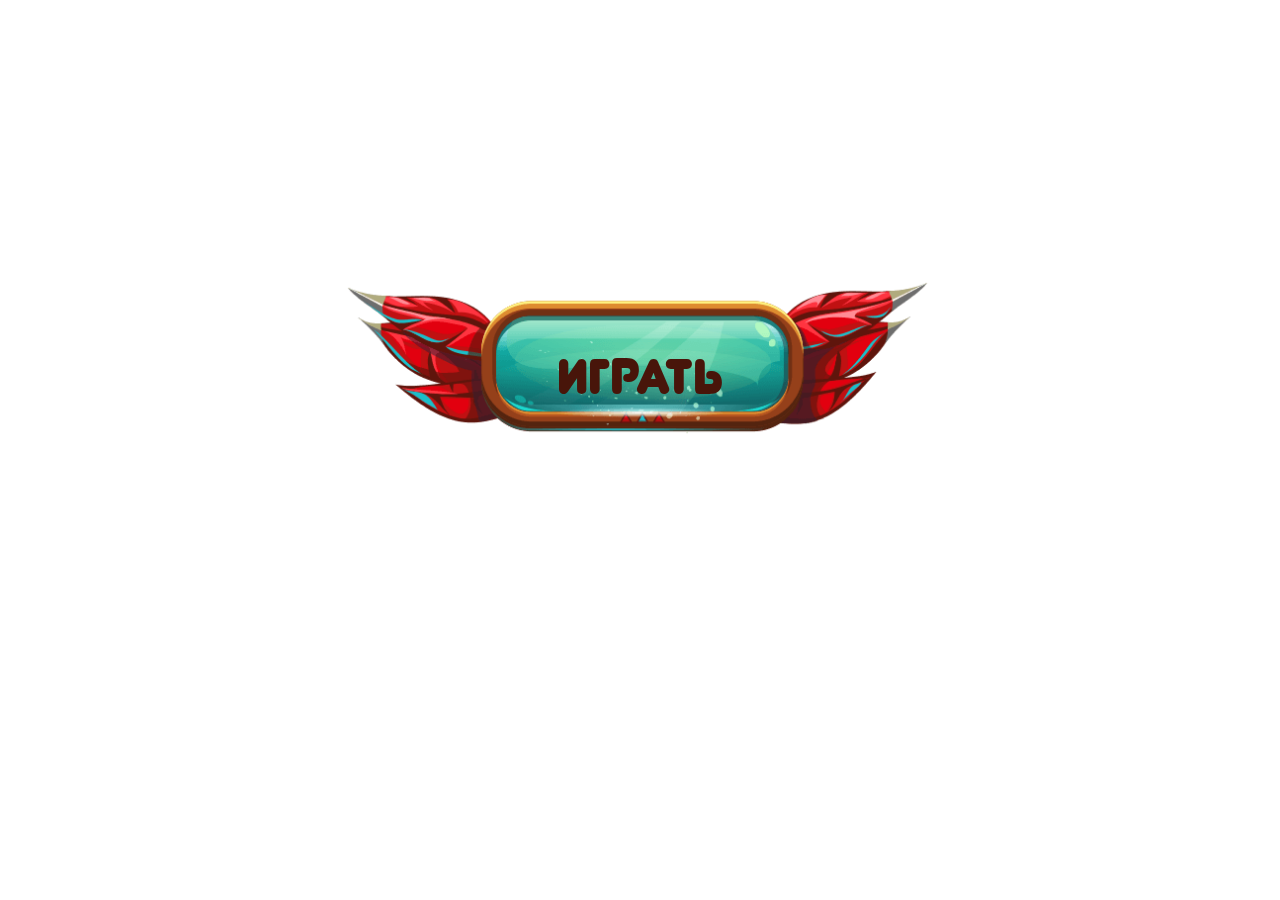
<file: inf/1/applet.html>
<!DOCTYPE html>
<html>
<head>
<link rel="stylesheet" type="text/css"
	href="bootstrap/css/bootstrap.min.css">
<meta charset="UTF-8">
<title></title>
<meta http-equiv="Content-type" content="text/html; charset=utf-8">
<link rel="stylesheet" href="css/app.css">
<script type="text/javascript" src="lib/jquery.min.js"></script>
</head>

<body>
	<div class="container-center">
		<h2 class="font2 margin-2">Информатика</h2>
		<h3 class="anim-fade font2" style="margin-top: 100px;">Как
			компьютер умеет считать?</h3>
		<a href="category.html" class="btn btn-play margin-3">ИГРАТЬ</a>
		<h3 class="margin-1 font2 margin-3">7 класс</h3>
	</div>
	<script>
		document.onselectstart = noselect;
		document.oncontextmenu = noselect;
		function noselect() {
			return false;
		};
	</script>
</body>
</html>
</file>
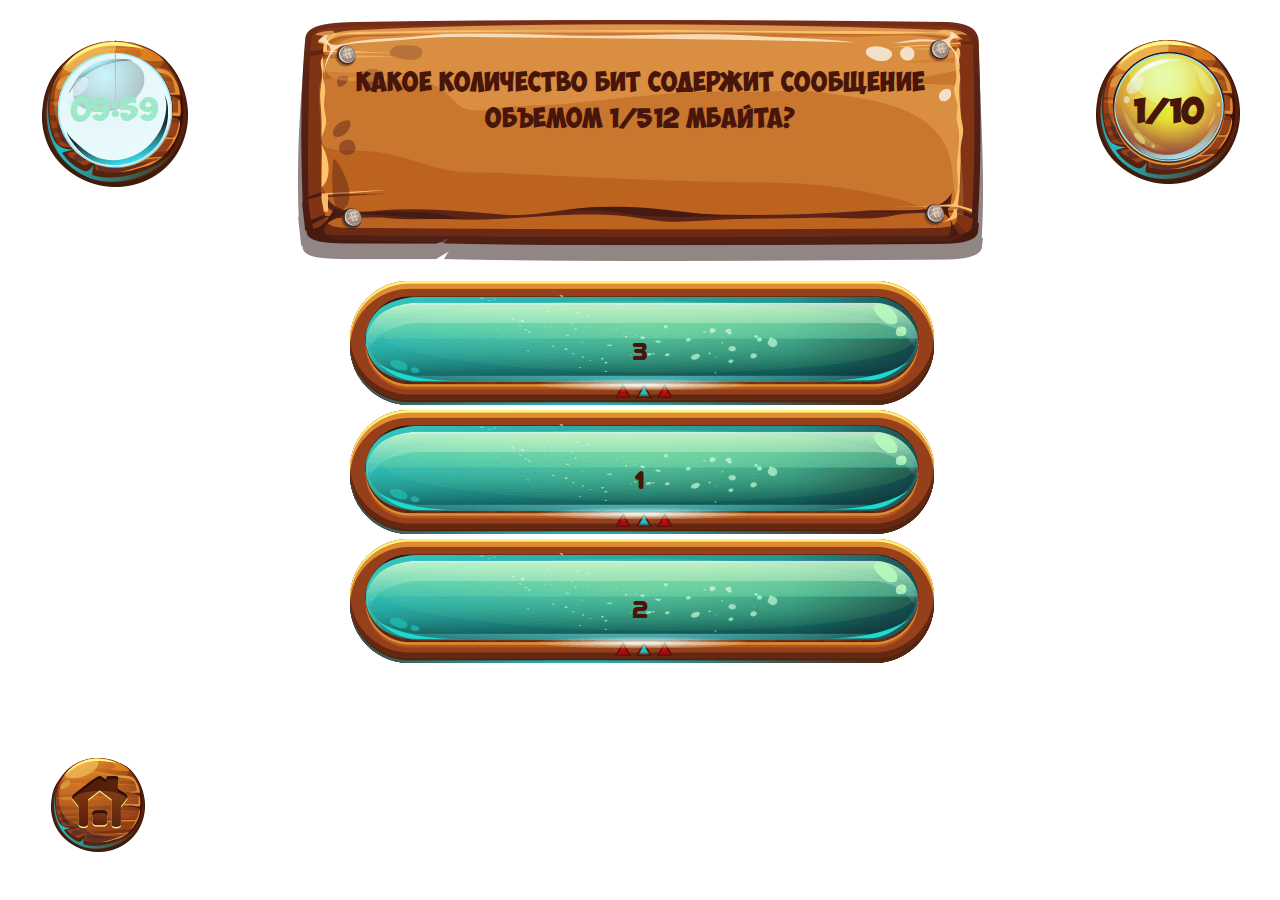
<file: inf/1/level1.html>
<!DOCTYPE html>
<html>
<head>
<meta charset="UTF-8">
<title>ERC NIS</title>
<meta http-equiv="Content-type" content="text/html; charset=utf-8">
<link rel="stylesheet" type="text/css"
	href="bootstrap/css/bootstrap.min.css">
<link rel="stylesheet" href="css/animate.css">
<link rel="stylesheet" href="css/app.css">
<link rel="stylesheet" type="text/css" href="css/timer.css">
<script type="application/javascript" src="lib/jquery.min.js"></script>
<script type="application/javascript"
	src="bootstrap/js/bootstrap.min.js"></script>
<script type="text/javascript" src="js/animate.js"></script>
<script src="js/timer/snap.svg-min.js"></script>
<script src="js/timer/jquery.polartimer.js"></script>
<script src="js/timer/timer.js"></script>
</head>

<body>
	<div id="timer">
		<div id="timerBG"></div>
		<div id="timerShape"></div>
		<div id="timerBlick"></div>
		<h3 id="timerDigits"></h3>
	</div>

	<label id="counter"></label>
	<a href="category.html" class="button-home"></a>
	<h2 class="question container-center" id="task-description"></h2>
	<div class="container-center" id="container-variants"></div>

	<div class="modal fade uib_w_13" data-backdrop="static"
		data-keyboard="false">
		<div class="modal-dialog">
			<div class="modal-bg">
				<h3 class="modal-title">
					Ваш ответ <br />неправильный
				</h3>
				<p class="text-helper">...</p>
				<a class="ok" data-dismiss="modal"></a>
			</div>
		</div>
	</div>

	<!--MODAL TIME OVER-->
	<div class="modal fade modal-time-over" data-backdrop="static"
		data-keyboard="false" data-uib="twitter%20bootstrap/modal"
		data-ver="1" data-backdrop="true">


		<h3 class="result-title font2">Время вышло</h3>
		<div class="result-bg-2">
			<label class="beige">К сожалению, вы проиграли</label>
		</div>
		<a href="category.html" class="button-home"></a> <a href="level1.html"
			class="button-repeat"></a>

	</div>

	<!--    MODAL RESULT -->
	<div class="modal fade modal-result" data-backdrop="static"
		data-keyboard="false">

		<a href="category.html" class="button-home"></a> <a href="level1.html"
			class="button-repeat"></a>
		<h3 class="result-title"></h3>
		<div class="modal-dialog">
			<div class="result-bg">
				<div class="stars">
					<img src="images/modal/star2.png" /> <img class="bigstar"
						src="images/modal/star1.png" /> <img src="images/modal/star2.png" />
				</div>
				<br />
				<h3 id="result-text"></h3>
				<h3 id="result-value"></h3>
			</div>

			<div class="progress" role="progressbar">
				<div class="progress__bar">
					<span class="progress__label"></span>
				</div>
			</div>

		</div>
	</div>


	<script type="text/javascript" src="js/jquery-asProgress.js"></script>
    <script type="text/javascript" src="js/result.js"></script>
	<script type="text/javascript" src="js/level1_user_scripts.js"></script>
	<script type="text/javascript" src="js/level1_config.js"></script>
	 <script type="text/javascript" src="js/loader.js"></script>
</body>
</html>
</file>
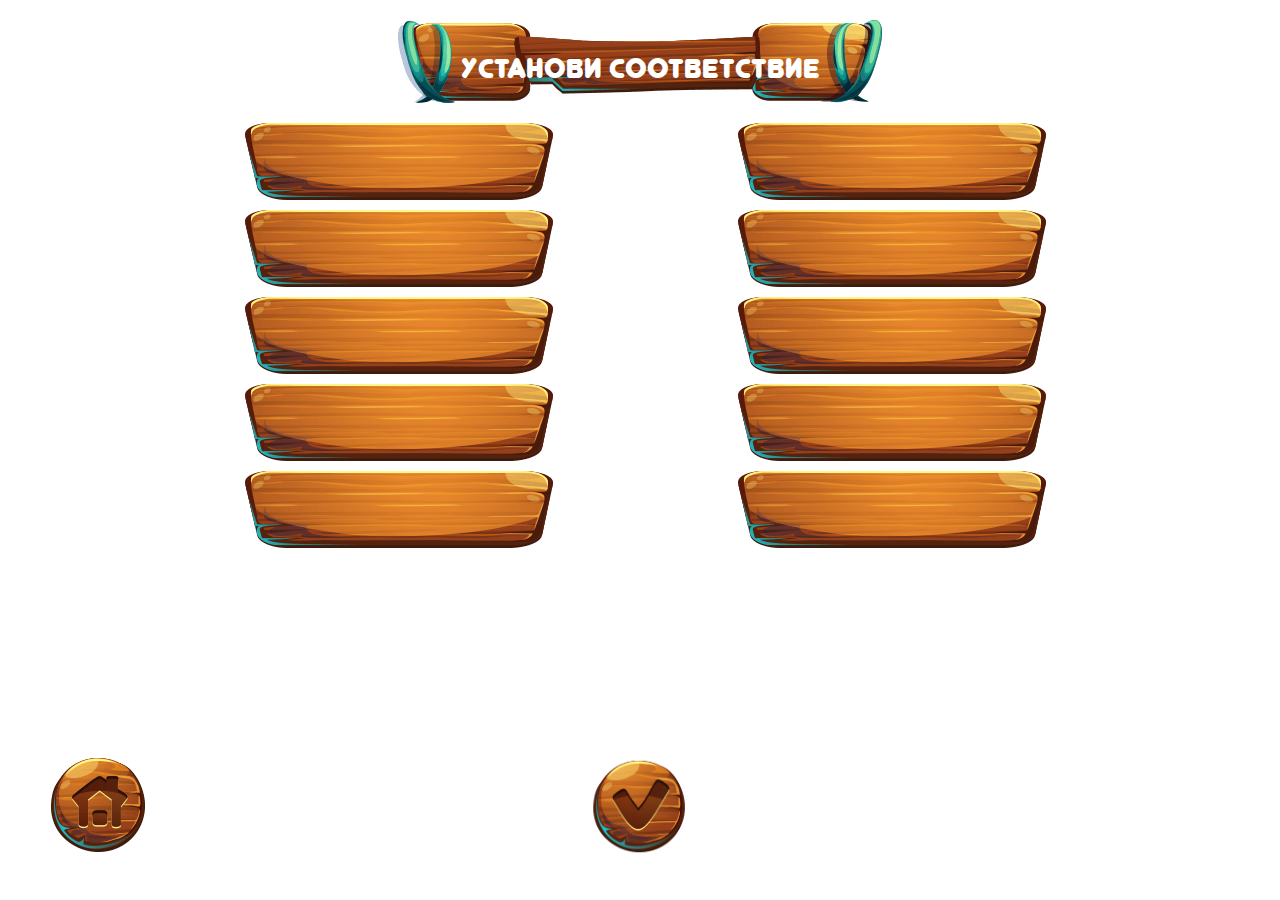
<file: inf/1/level3.html>
<!DOCTYPE html>
<html>
<head>
<meta charset="UTF-8">
<title></title>
<meta http-equiv="Content-type" content="text/html; charset=utf-8">
<link rel="stylesheet" type="text/css"
	href="bootstrap/css/bootstrap.min.css">
<link rel="stylesheet" href="css/level3.css">
<link rel="stylesheet" href="css/app.css">
<script type="application/javascript" src="lib/jquery.min.js"></script>
<script type="application/javascript"
	src="bootstrap/js/bootstrap.min.js"></script>
</head>

<body>
		<!-- 	<h2 id="times">00:00</h2>
			<h2 id="counter" class="counter"></h2> -->
			<!-- <h2 id="question-description" class="question container-center">Задание</h2> -->
			<h2 id="task-description" class="title2" style="font-size:28px;">Установи соответствие</h2>
			<div style="height: 400px; margin: auto">
				<div class="choicesCollection">
					<div class='column1'></div>

					<div class='arrowsContainer'
						style="position: relative; width: 219px; height: 300px; margin: auto;"></div>

					<!--COLUMN 2 -->
					<div class='column2'></div>
				</div>
			</div>

		<!-- CHECK or RESET button  -->
		<div class="container-center">
			<a class="button-check" onclick="checkResetButtonPressed(this)"></a>
		</div>
		<a href="category.html" class="button-home"></a>

	
		<!--MODAL TIME OVER-->
	<div class="modal fade modal-game-over" data-backdrop="static"
		data-keyboard="false" data-uib="twitter%20bootstrap/modal"
		data-ver="1" data-backdrop="true">


		<h3 class="result-title font2">Задание выполнено</h3>
		<div class="result-bg-2">
			<label class="beige">Молодец!<br/> так держать</label>
		</div>
		<a href="category.html" class="button-home"></a> <a href="level3.html"
			class="button-repeat"></a>
	</div>
<script src="js/level3.js"></script>
 <script type="text/javascript" src="js/loader.js"></script>
</body>
</html>
</file>
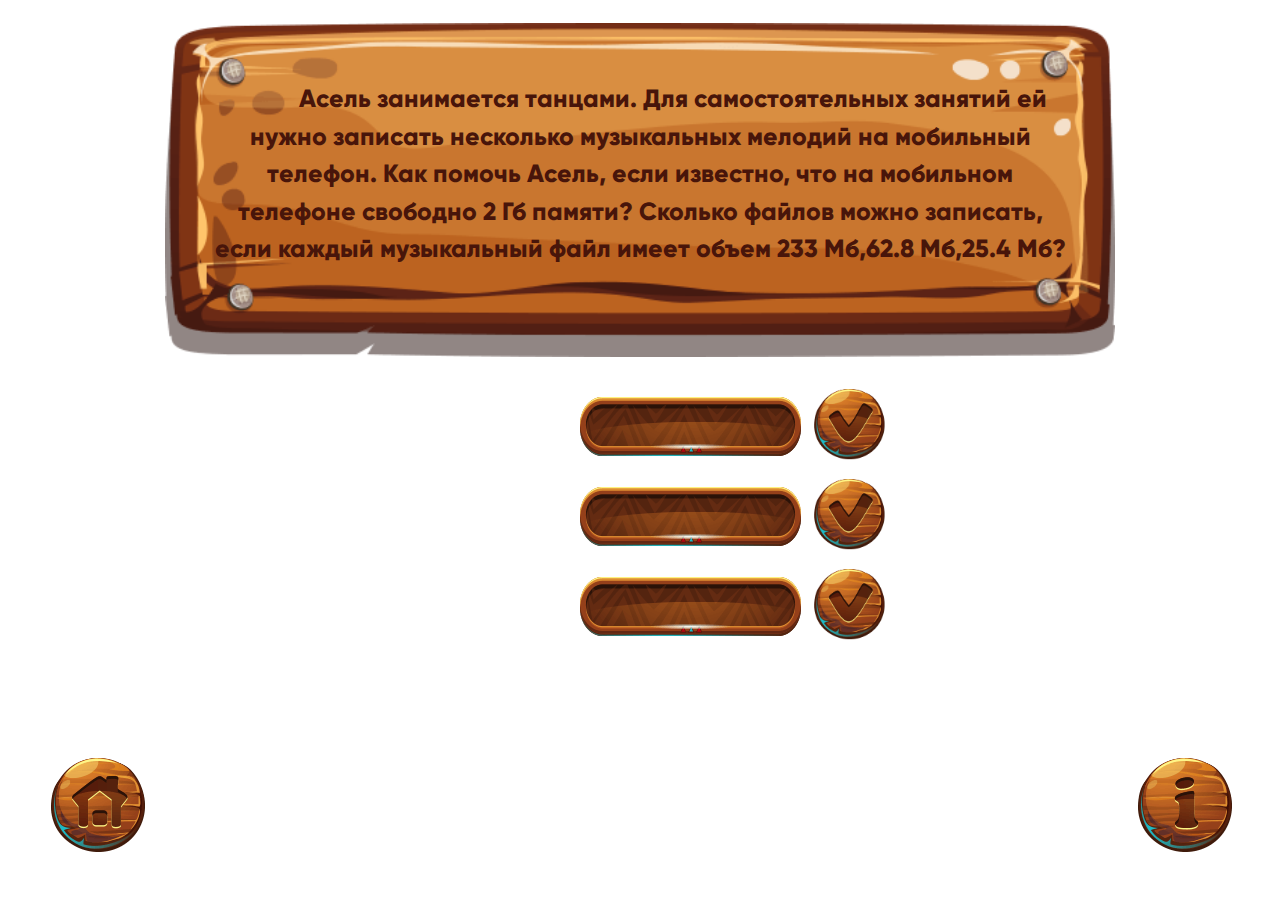
<file: inf/1/level4.html>
<!DOCTYPE html>
<html>

<head>
<link rel="stylesheet" type="text/css"
	href="bootstrap/css/bootstrap.min.css">
<meta charset="UTF-8">
<title></title>
<meta http-equiv="Content-type" content="text/html; charset=utf-8">
<link rel="stylesheet" href="css/app.css">
<link rel="stylesheet" href="css/animate.css">
<link rel="stylesheet" href="css/level4.css">
<!-- normalizes device and document ready events, see file for details -->
<script type="application/javascript" src="lib/jquery.min.js"></script>
<script type="application/javascript"
	src="bootstrap/js/bootstrap.min.js"></script>
    <script src="js/animate.js"></script>
</head>

<body>

	<h2 id='question-description' class="question container-center"
		style="width: 950px; height: 340px; line-height: 1.5em; padding-top: 60px; font-size: 25px; font-family: AppFont3; background-size: contain;">
		<span class="tab">_____</span>Асель занимается танцами. Для
		самостоятельных занятий ей нужно записать несколько музыкальных
		мелодий на мобильный телефон. Как помочь Асель, если известно, что на
		мобильном телефоне свободно 2 Гб памяти? Сколько файлов можно
		записать, если каждый музыкальный файл имеет объем <label class="vals"></label>,<label class="vals"></label>,<label class="vals"></label>?
	</h2>
	<table class="mytable1" style="text-align: center;">
		<tr>
			<td><label id="lab1">6 мб</label><input id="answer1" type="text" /></td>
			<td><a class="button-check" style="text-align:right" onclick="check(this,0);"></a></td>
		</tr>
		<tr>
			<td><label id="lab2">10,5 мб</label><input id="answer2" type="text" /></td>
			<td><a class="button-check" onclick="check(this,1);"></a></td>
		</tr>
        <tr>
			<td><label id="lab3">10,5 мб</label><input id="answer3" type="text" /></td>
			<td><a class="button-check" onclick="check(this,2);"></a></td>
		</tr>
	</table>
<a href="category.html" class="button-home"></a> 
<a class="button-info right-bottom" onclick="showInfo()"></a> 
	<!--<div style = "width: 1200px; height: 300px; margin: auto">
				<div class = "imagesCollection"> 
					<div class = "imageWithDescriptionContainer1" id = "imageWithDescriptionContainer1"> 
						<img src = "images/avi_icon.png" class = "icon" id = "image1">
						<p class = "sizeText text-inside-app">6Mb</p>
						<div class = "minusPlusButtonsContainer1">
							<button type="button" class = "incrDecrBtn minusButton" id = 'button1' onclick="decreaseBar(event, 6)"></button> <button type="button" class = "incrDecrBtn plusButton" id = 'button1' onclick="increaseBar(event, 6)"></button>
						</div>
					</div>
					<div class = "imageWithDescriptionContainer2" id = "imageWithDescriptionContainer2"> 
						<img src = "images/ppt_icon.png" class = "icon" id = "image2">
						<p class = "sizeText text-inside-app">10,5Mb</p>
						<div class = "minusPlusButtonsContainer2">
							<button type="button" class = "incrDecrBtn minusButton" id = 'button2' onclick="decreaseBar(event, 10.5)"></button> <button type="button" class = "incrDecrBtn plusButton" id = 'button2' onclick="increaseBar(event, 10.5)"></button>
						</div>
					</div>

					<div class = "imageWithDescriptionContainer3" id = "imageWithDescriptionContainer3">
						<img src = "images/pdf_icon.png" class = "icon" id = "image3">
						<p class = "sizeText text-inside-app">3Mb</p>
						<div class = "minusPlusButtonsContainer3">
							<button type="button" class = "incrDecrBtn minusButton" id = 'button3' onclick="decreaseBar(event, 3)"></button> <button type="button" class = "incrDecrBtn plusButton" id = 'button3' onclick="increaseBar(event, 3)"></button>
						</div>
					</div>

				</div>


				<div class = 'diskStorage'><p class = "text-inside-app">Файлов на телефоне: <b id = 'filesCounter'>0</b></p><img src = "images/disk_icon.jpeg"><p class = "text-inside-app">512Мб</p></div>
				<div class = "progressIndicator">
					<div class="w3-progress-container">
						<div id="myBar" class="w3-progressbar w3-green" style="width:0%">
							<div id="demo" class="w3-center w3-text-white">0%</div>
						</div>
					</div>
				</div>
			</div>
			-->

	<!--
	<div class="modal fade modal-info" data-backdrop="static"
		data-keyboard="false" data-backdrop="true">
	   
			
	<a class="button-cancel right-top" data-dismiss="modal"></a>
	</div>
	<a class="button-info right-top" onclick="showInfo()"></a>
-->
    <div class="modal fade modal-info" >
		<img src="images/modal/info2048.png">
	<a class="button-cancel right-bottom" data-dismiss="modal"></a>
        
	</div>
	<!--MODAL GAME OVER-->
	<div class="modal fade modal-game-over-2" data-backdrop="static"
		data-keyboard="false" data-uib="twitter%20bootstrap/modal"
		data-ver="1" data-backdrop="true">


		<h3 class="result-title font2">Задание выполнено</h3>
		<div class="result-bg-2">
			<label class="beige">Молодец!<br/> так держать</label>
		</div>
		<a href="category.html" class="button-home"></a> <a href="level4.html"
			class="button-repeat"></a>
	</div>
<script src="js/level4.js"></script>
 <script type="text/javascript" src="js/loader.js"></script>
</body>

</html>
</file>
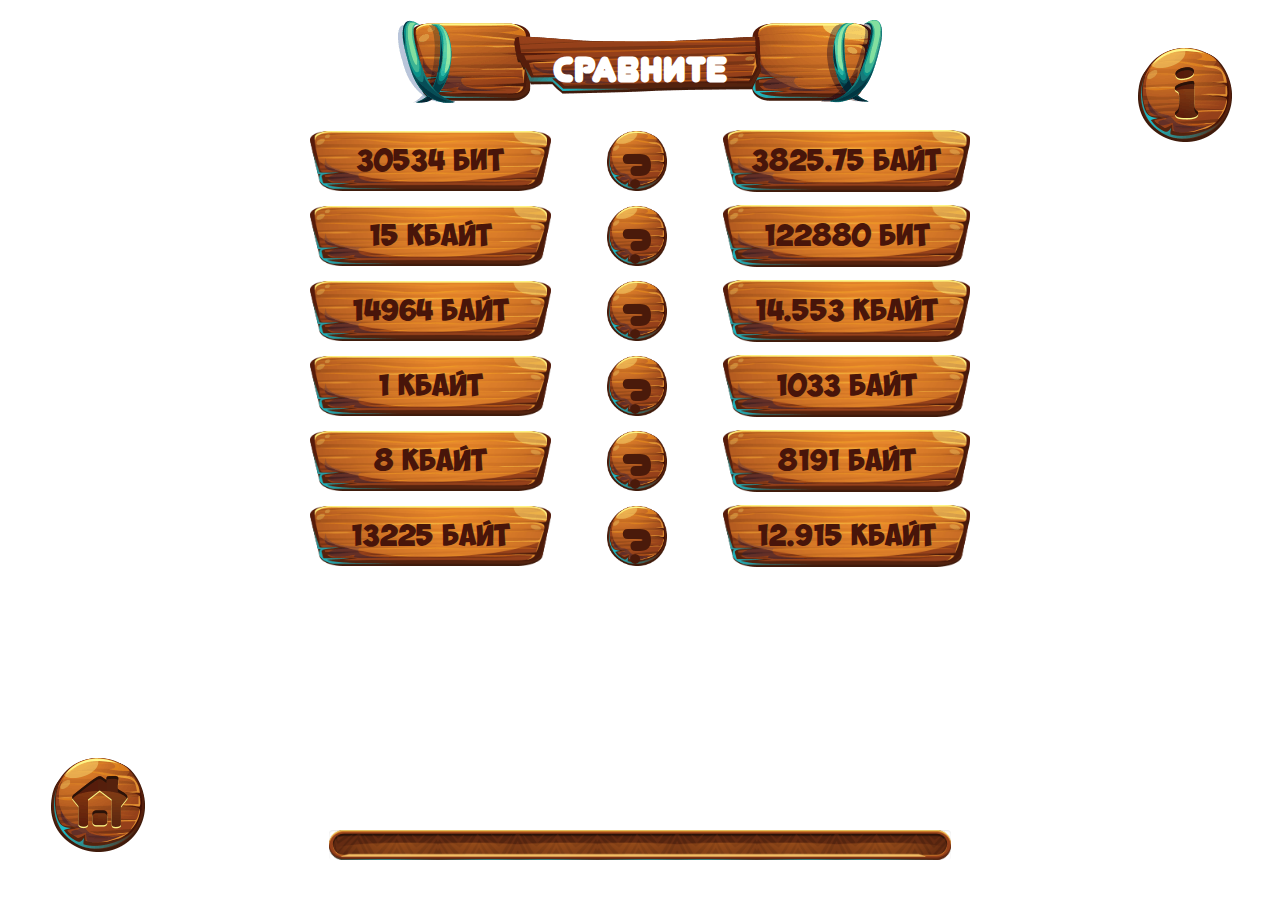
<file: inf/1/level_compare.html>
<!DOCTYPE html>
<html>
<head>
<link rel="stylesheet" type="text/css"
	href="bootstrap/css/bootstrap.min.css">
<meta charset="UTF-8">
<title></title>
<meta http-equiv="Content-type" content="text/html; charset=utf-8">
<link rel="stylesheet" href="css/app.css">
<link rel="stylesheet" href="css/progress2/asProgress.css">
<link rel="stylesheet" href="css/compare.css" />
<link rel="stylesheet" href="css/animate.css" />
<!--       FOR CHECKBOX-->
<script src="lib/jquery.min.js"></script>
<script type="application/javascript"
	src="bootstrap/js/bootstrap.min.js"></script>
<script type="text/javascript" src="js/animate.js"></script>
</head>

<body>

    <a class="button-info right-top" onclick="showInfo()"></a>
    <div id="my_overlay"></div>
	<!-- 	<h2 id="counter" class="counter"></h2> -->
<!--    <img src="images/bg_orange2.png"/>-->
	<div class="container-center">
		<label id="task-description" class="title2">Сравните</label>
	</div>

	<a href="category.html" class="button-home"></a>

	<!-- MAIN -->
	<div style="text-align:center; width:660px; position: relative; margin: 0 auto; ">
		<div id="box" />
	</div>
	<!-- <h2>Результат</h2> -->
	<div class="progress progress2" role="progressbar" data-goal="0"
		aria-valuemin="0" aria-valuemax="100">
		<div class="progress__bar">
			<!-- <span class="progress__label"></span> -->
		</div>
	</div>
    
	<!--MODAL TIME OVER-->
	<div class="modal fade modal-game-over-2" data-backdrop="static"
		data-keyboard="false" data-uib="twitter%20bootstrap/modal"
		data-ver="1" data-backdrop="true">


		<h3 class="result-title font2">Задание выполнено</h3>
		<div class="result-bg-2">
			<label class="beige">Молодец!<br/> так держать</label>
		</div>
		<a href="category.html" class="button-home"></a> <a href="level_compare.html"
			class="button-repeat"></a>
	</div>
    
	<div class="modal fade modal-info" >
		<img src="images/modal/info_bytes.png">
	<a class="button-cancel right-top" data-dismiss="modal"></a>
        
	</div>
    <script type="text/javascript" src="js/jquery-asProgress.js"></script>
	<script type="text/javascript" src="js/move.js"></script>
	<script type="text/javascript" src="js/compare_logic.js"></script>
	<script type="text/javascript" src="js/compare_config.js"></script>
	 <script type="text/javascript" src="js/loader.js"></script>

</body>

</html>
</file>
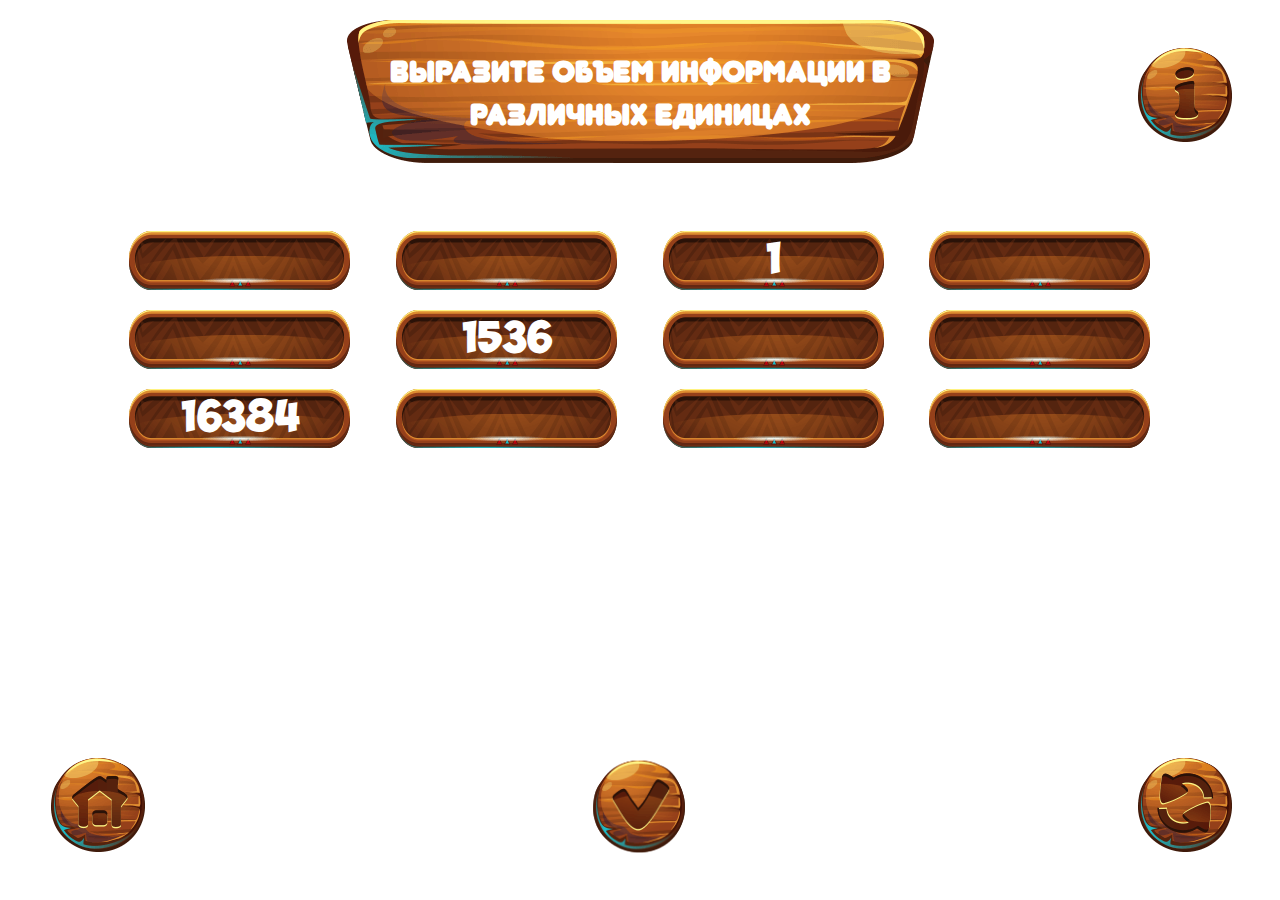
<file: inf/1/level_table_skip.html>
<!DOCTYPE html>
<html>
<head>
<link rel="stylesheet" type="text/css"
	href="bootstrap/css/bootstrap.min.css">
<link rel="stylesheet" href="css/animate.css">
<meta charset="UTF-8">
<title>ERC NIS 2</title>
<meta http-equiv="Content-type" content="text/html; charset=utf-8">
<link rel="stylesheet" href="css/app.css">
<link rel="stylesheet" href="css/table_skip.css">
<link rel="stylesheet" href="css/tooltip.css">
<script src="lib/jquery.min.js"></script>
<script type="text/javascript" src="js/animate.js"></script>
<script type="application/javascript"
	src="bootstrap/js/bootstrap.min.js"></script>

</head>

<body>

	<!-- 	<h2 id="times">0:00</h2> -->
	<div class="container-center">
		<label id="task-description" class="title1">Выразите объем
			информации в различных единицах</label>
	</div>
	<div id="container-table-skip"></div>

	<a class="button-check" onclick="checkResetButtonPressed(this)"></a>
	<a href="category.html" class="button-home"></a>
	<a class="button-check" onclick="check()"></a>
	<a class="button-reset" style="right:40px; bottom:40px;" onclick="reset()" ></a>

	<div class="modal fade modal-info" >
		<img src="images/modal/info_bytes.png">
	<a class="button-cancel right-top" data-dismiss="modal"></a>
	</div>
	
	<a class="button-info right-top" onclick="showInfo()"></a>
	
		<div class="modal fade modal-game-over-2" data-backdrop="static"
		data-keyboard="false" data-uib="twitter%20bootstrap/modal"
		data-ver="1" data-backdrop="true">


		<h3 class="result-title font2">Задание выполнено</h3>
		<div class="result-bg-2">
			<label class="beige">Молодец!<br/> так держать</label>
		</div>
		<a href="category.html" class="button-home"></a> <a href="level_table_skip.html"
			class="button-repeat"></a>
	</div>
	
	<script src="js/level_table_skip.js"></script>
	<script src="js/level_table_skip_config.js"></script>
	 <script type="text/javascript" src="js/loader.js"></script>
</body>

</html>
</file>
<file: assets/css/style.css>
﻿
/*=============================================================
    Authour URI: www.binarytheme.com
    License: Commons Attribution 3.0

    http://creativecommons.org/licenses/by/3.0/

    100% To use For Personal And Commercial Use.
    IN EXCHANGE JUST GIVE US CREDITS AND TELL YOUR FRIENDS ABOUT US
   
    ========================================================  */


/*=======================================
    GENERAL STYLES
==================================================*/

body {
          font-family:'Open Sans', sans-serif;
    font-size:14px;
    background-image:url(../img/sativa.png);
}

h1, h2, h3, h4, h5, h6 {
    font-family:'Open Sans', sans-serif;
}

h1 {
    line-height:50px;
    font-weight:900;
    font-size:40px;
    padding:50px 20px 5px 20px;
    text-transform:uppercase;
    color:rgba(0, 121, 138, 1);
}


.pad-adjust {
    padding-top: 5px; 
    padding-bottom: 5px;
}

.text-center {
    text-align:center;
}

h2 {
    line-height:50px;
}
h3 {
    line-height:30px;
    padding-bottom:20px;
}
h4 {
   padding-top: 25px;
line-height: 40px;
padding-bottom: 0px;
font-size: 22px;
font-weight: 900;
}

p {
    font-weight:300;
    line-height:30px;
    padding-bottom:15px;
}

.space-free {
    height:100px;
}

.g-pad-bottom {
    padding-bottom:40px;
}

section {
    padding-top:20px;
    margin-top:50px;
}

.c-blue {
   background-color:rgba(0, 121, 138, 1);
   color:#fff;
}
.form-control {
        background-color: rgba(255, 255, 255, 0);
}
/*=======================================
    HOME SECTION STYLES
==================================================*/


.head-btn-one {
    background-color: rgba(252, 64, 101, 1);
     border: 0px solid #fff;

}
#home-sec {
    background-color:rgba(0, 121, 138, 1);
}
#home {
    padding-top:130px;
    padding-bottom:200px;
    color:#fff;
}
.head-main {
    font-size:35px ;
    font-weight:900;
    
}
.head-sub-main {
    font-size:40px ;
    font-weight:600;
    padding:5px 20px 10px 20px;
}
.head-last {
    font-size:20px ;
    font-weight:300;
    padding:5px 20px 20px 20px;
}

.btn-lg, .btn-group-lg > .btn {
border-radius: 0px; 

}
/* ===========================================================
   NAVBAR CHANGES   
   ============================================================*/
.navbar {
	font-size: 14px;
}

.navbar-inverse {
	background: #000000;

}

.navbar-inverse .navbar-nav > .active > a {
	background: #ffffff;
}

.navbar-inverse .navbar-brand {
	color: #ffffff;
	font-weight: bolder;
	font-size: 25px;
    font-weight:900;
	letter-spacing: 2px;
}
.navbar-inverse :hover .navbar-brand:hover {
	color: #ffffff;	
}
.navbar-inverse .navbar-nav > li > a {
color: #FFFFFF;
}


/*=======================================
    PRICE SECTION STYLES
==================================================*/

.plan {
    background: #D8D8D8;
    padding: 0 0 15px 0;
    margin: 30px 0px;
    list-style: none;
    text-align: center;
  
}



.plan li {
   padding: 25px 0px;
color: #858585;
font-size: 25px;
}

.plan li.plan-head {
    background-color:#000!important;
   padding: 15px 0px;
color: #FFFFFF;
line-height: 20px;
font-size: 20px;
font-weight: 600;
border: none;
   }

.plan li.main-price {
   padding: 25px 0px;
background-color:rgba(31, 138, 99, 1);
color: #fff;
border: none;
font-weight: 900;
font-size: 45px;
}


/*=======================================
    SERVICE SECTION STYLES
==================================================*/
#services-inner {
    padding-top:50px;
    padding-bottom:40px;
}

.service-div {
	width: 100%;
	min-height: 100px;
	background-color: rgba(0, 121, 138, 1);
	box-shadow: none;
	border: 0;
    padding:20px;
    margin-bottom:30px;
    color:#fff;
    font-size:16px;
    padding-top: 45px;
}
.service-div > i {
    color:#fff;
}

/*=======================================
    STATS SECTION STYLES
==================================================*/
.stats-div {
    text-align:center;
    width: 100%;
    min-height: 100px;
    padding: 30px 20px 30px 20px;
}

.stats-div > h3 {
    font-size:60px;
    font-weight:900;
}




/*=======================================
    FOOTER STYLES
==================================================*/


#footer {
    background-color:#000;
    color:#fff;
    padding:20px 50px 20px 50px;
    text-align:right;
}
</file>
<file: inf/css/index.css>
@keyframes fade { 0% {
	bottom: -5%;
opacity:1;}
	50%{
bottom:5%;
opacity:0.5;
}
    100%{
bottom: -5%;opacity:1;}
}
body{
	background:black;
    overflow: hidden;
	cursor: url(../img/cursor.png), move !important; 
}

.anim-fade {
	animation: fade 2s linear infinite;
}
#background {
	position: absolute;
	width: 100%;
	height: 100%;
	background-image: url(../img/fon.png);
	background-size: auto 100%;
    background-position: center center;
    background-repeat: no-repeat; 
    pointer-events: none;
}
.background2{
    pointer-events: none;
    transition: background 1s;   
    background-image: url(../img/fon_red.png) !important;
}
#shape{
    position: absolute;
	width: 100%;
	height: 100%;
	background-image: url(../img/shape.png);
	background-size: auto 100%;
    background-position: top;
    background-repeat: no-repeat;
    pointer-events: none;
}
.shape2{
    transition: background 1s;
    background-image: url(../img/shape_red.png) !important;
}
#tuman{
	position: absolute;
	width: 100%;
	height: 100%;
/* 	background:red; */
background-image: url(../img/tuman.png);
	background-size: auto 100%;
    background-position: center center;
    background-repeat: no-repeat; 
	animation: fade 5s linear infinite;
    pointer-events: none;
}
#app1 {
    width: 1920px;
    height: 1080px;
    position: absolute;
    top:50%;
    left: 50%;
    margin-top: -540px;
    margin-left: -960px;
    background-size: 1920px auto;
}

.iframe {
	position: absolute;
	width: 1280px;
	height: 800px;
	/* background: url(../img/bg_tablet.png) no-repeat center center; */
	border:  none;
	/*! visibility: hidden; */
}

#app {
	width: 1280px;
	height: 800px;
  /*background: url(../img/pergament.png) no-repeat center center;
*/	position: absolute;
	top: 50%;
	left: 50%;
	margin-top: -400px;
	margin-left: -640px;
    background-size: 1280px auto;
	/*! visibility: hidden; */
	/*! background-color: red; */
	/*! z-index: 3; */

}
    
    #mush {
	cursor: url(../img/cursor.png), move !important;
	position: absolute;
	width: 65px;
	height: 73px;
		bottom: 27%;/*140px;*/
	right: 32%;/*290px;*/
	background-image: url(../img/mush1.png);
	background-position: center center;
	background-size: cover;
	background-repeat: no-repeat;
}

#mush:active {
	background-image: url(../img/mush2.png);
}
    
    #frog {
	cursor: url(../img/cursor.png), move !important;
	position: absolute;
	width: 106px;
	height: 77px;
	bottom: 90px;
	left: 300px;
	background-image: url(../img/frog1.png);
	background-size: 106px 77px;
	background-position: center center;
	background-repeat: no-repeat;
}

#frog:active {
	background-image: url(../img/frog2.png);
}

#makaka {
	cursor: url(../img/cursor.png), move !important;
	position: absolute;
	width: 110px;
	height: 279px;
	top: 180px;
	right: 15%;
	background-image: url(../img/makaka.png);
	background-size: 110px 279px;
	background-position: center center;
	background-repeat: no-repeat;
}

#makaka:active {
	background-image: url(../img/makaka.png);
}  
#title {
	position: relative;
	margin: 10% auto;
	width: 641px;
	height: 380px;
	background-image: url(../img/nadpis.png);
	background-position: center center;
	background-size: contain;
	background-repeat: no-repeat;
}

#shrub1 {
	cursor: url(../img/cursor.png), move !important;
	position: absolute;
	width: 396px;
	height: 356px;
	bottom: 280px;
	left: 860px;
	background-image: url(../img/ne-pustoi1.png);
	background-position: center center;
	background-size: cover;
	background-repeat: no-repeat;
}

#shrub2 {
	cursor: url(../img/cursor.png), move !important;
	position: absolute;
	width: 323px;
	height: 224px;
	bottom: 280px;
	left: 800px;
	background-image: url(../img/ne-pustoi2.png);
	background-position: center center;
	background-size: cover;
	background-repeat: no-repeat;
}

#shrub3 {
	cursor: url(../img/cursor.png), move !important;
	position: absolute;
	width: 209px;
	height: 235px;
	bottom: 260px;
	left: 820px;
    z-index:3;
	background-image: url(../img/pustoi1.png);
	background-position: center center;
	background-size: cover;
	background-repeat: no-repeat;
}

#shrub4 {
	cursor: url(../img/cursor.png), move !important;
	position: absolute;
	width: 206px;
	height: 203px;
	bottom: 280px;
	left: 690px;
    z-index:2;
	background-image: url(../img/pustoi2.png);
	background-position: center center;
	background-size: cover;
	background-repeat: no-repeat;
}

#shrub5 {
	cursor: url(../img/cursor.png), move !important;
	position: absolute;
	width: 243px;
	height: 336px;
	bottom: 280px;
	left: 400px;
	background-image: url(../img/pustoi3.png);
	background-position: center center;
	background-size: cover;
	background-repeat: no-repeat;
}

#shrub6 {
	cursor: url(../img/cursor.png), move !important;
	position: absolute;
	width: 306px;
	height: 272px;
	bottom: 280px;
	left: 450px;
	background-image: url(../img/pustoi4.png);
	background-position: center center;
	background-size: cover;
	background-repeat: no-repeat;
}

#tablet-small {
	cursor: url(../img/cursor.png), move !important;
	position: absolute;
	width: 101px;
	height: 89px;
	bottom: 345px;
	left: 920px;
	background-image: url(../img/tablet.png);
	background-position: center center;
	background-size: cover;
	background-repeat: no-repeat;
}
</file>
<file: inf/css/person.css>
@font-face {
	font-family: AppFont2;
	src: url(../1/fonts/8477.ttf);
}

.container-person{
    position: absolute;
    right:10%;
    bottom:5%;
    z-index: 100;
}

.person{    
    width:505px;
    height:900px;
    background-size: contain;
    background-position: center;
    display: none;
	transition:background 0.5s;
}

.person-1{    
    background: url(../1/images/person/1.png) no-repeat;
}
.person-2{    
    background: url(../1/images/person/2.png) no-repeat;
}
.person-3{    
    background: url(../1/images/person/3.png) no-repeat;
}
.person-text{  
    display: none;
    font-family: AppFont2;
    color: #575757;
    position: absolute;
    width:450px;
    height:377px;
    top:-20px;
    right:95%;
    background: url(../1/images/person/cloud.png) no-repeat;
    background-size: contain;
    background-position: center;
}
.person-text h2{   
    text-align: center;
    margin: 60px 20px;
    font-size: 36px;
    line-height: 1.8em;
}
</file>
<file: inf/css/main.css>
html {
	width: 100%;
	height: 100%;
	padding: 0;
	margin: 0;
}

body {
	width: 100%;
	height: 100%;
	position: absolute;
	top: 0;
	left: 0;
	padding: 0;
	margin: 0;
	cursor: url(../img/cursor.png), move !important; 
	overflow: hidden;
}

#background {
	position: absolute;
	width: 100%;
	height: 100%;
	background-image: url(../img/fon.png);
	background-size: 100%;
    background-position: center center;
    background-repeat: no-repeat;
    transition: background 1s;    
}
.background2{
    background-image: url(../img/fon_red.png) !important;
}


#shape{
    position: absolute;
	width: 100%;
	height: 100%;
	background-image: url(../img/shape.png);
	background-size: 100%;
    background-position: top;
    background-repeat: no-repeat;
    transition: background 1s;
}
.shape2{
    background-image: url(../img/shape_red.png) !important;
}

#app1 {
    width: 1333px;
    height: 887px;
    background: url(../img/ekran.png) no-repeat center center;
    position: absolute;
top:50%;
    left: 50%;
    margin-top: -440px;
    margin-left: -660px;
    background-size: 1280px auto;
}


#app2 {
    position: absolute;
    width: 1920px;
    height: 1080px;
top:50%;
    left: 50%;
    margin-top: -540px;
    margin-left: -960px;
    background-size: 1920px auto;
}

.iframe {
	position: absolute;
	width: 1100px;
	height: 670px;
	/* background: url(../img/bg_tablet.png) no-repeat center center; */
	top: 10%;
	left: 9%;
	border:  none;
	/*! visibility: hidden; */
}

#app {
	width: 1280px;
	height: 800px;
  /*background: url(../img/pergament.png) no-repeat center center;
*/	position: absolute;
	top: 50%;
	left: 50%;
	margin-top: -400px;
	margin-left: -640px;
	background-size: 1280px auto;
	/*! visibility: hidden; */
	/*! background-color: red; */
	/*! z-index: 3; */

}

/*CHECKBOX SOUND*/
#checkBoxSound {
	position: absolute;
	right: 35px;
	top: 35px;
}

#checkBoxSound input {
	display: none;
	position: relative;
	z-index: -9999;
}

#checkBoxSound span {
	width: 68px;
	height: 68px;
	display: block;
	cursor: pointer;
	background-image: url(../img/volume_on.png);
}

#checkBoxSound input:checked+span {
	background-image: url(../img/volume_off.png);
}

#hand-left{
    position: absolute; left: -100px; bottom: -240px;
}
#hand-right{
    position: absolute; right: -80px; bottom: -240px;
}
</file>
<file: alg/1/css/style.css>
#menu {width: 1280px; height:800px; text-align:center; direction: ltr; }
#bg { position:absolute; top:0px; left:0px; width:1280px; height:800px; }
#bg2 { position:absolute; top:0px; left:0px; width:1280px; height:800px; }
#menu { position:absolute; top:0px; left:0px; width:1280px; height:800px; }



/*UNSELECT*/
img { -webkit-user-select: none; -khtml-user-select: none; -moz-user-select: none; -o-user-select: none; user-select: none; }
button { -webkit-user-select: none; -khtml-user-select: none; -moz-user-select: none; -o-user-select: none; user-select: none; }
label { -webkit-user-select: none; -khtml-user-select: none; -moz-user-select: none; -o-user-select: none; user-select: none; }
canvas { -webkit-user-select: none; -khtml-user-select: none; -moz-user-select: none; -o-user-select: none; user-select: none; }
div { -webkit-user-select: none; -khtml-user-select: none; -moz-user-select: none; -o-user-select: none; user-select: none; }



/*#verify { position:
 absolute; top:50px; left:50px; width:100px; height:50px; }*/
@font-face {
    font-family: Roboto-bold;
    src: url("../fonts/Roboto/Roboto-Bold.ttf");
}
@font-face {
    font-family: Roboto-regular;
    src: url("../fonts/Roboto/Roboto-Regular.ttf");
}

.card-hidden { display: none; }

#clock1 { position:absolute; top:-13px; left:568px; }
#clock2 { position:absolute; top:4px; left:588px; width:100px; height:101px; color: clear;}


#task0 { position:absolute; top:6px; left:0px; width:1280px; height:30px; font-size: 40px; color: white; font-family: Roboto-bold; text-align: center;}
#task1 { position:absolute; top:6px; left:0px; width:1280px; height:30px; font-size: 40px; color: white; font-family: Roboto-bold; text-align: center;}
#task2 { position:absolute; top:6px; left:0px; width:1280px; height:30px; font-size: 40px; color: white; font-family: Roboto-bold; text-align: center;}
#task3 { position:absolute; top:6px; left:0px; width:1280px; height:30px; font-size: 40px; color: white; font-family: Roboto-bold; text-align: center;}
#task4 { position:absolute; top:6px; left:0px; width:1280px; height:30px; font-size: 40px; color: white; font-family: Roboto-bold; text-align: center;}
#task5 { position:absolute; top:6px; left:0px; width:1280px; height:30px; font-size: 40px; color: white; font-family: Roboto-bold; text-align: center;}
#results { position:absolute; top:6px; left:0px; width:1280px; height:30px; font-size: 40px; color: white; font-family: Roboto-bold; text-align: center;}

@-moz-document url-prefix() {
    #task0 { position:absolute; top:8px; left:0px; width:1280px; height:30px; font-size: 38px; color: white; font-family: Roboto-bold; text-align: center;}
    #task1 { position:absolute; top:8px; left:0px; width:1280px; height:30px; font-size: 38px; color: white; font-family: Roboto-bold; text-align: center;}
    #task2 { position:absolute; top:8px; left:0px; width:1280px; height:30px; font-size: 38px; color: white; font-family: Roboto-bold; text-align: center;}
    #task3 { position:absolute; top:8px; left:0px; width:1280px; height:30px; font-size: 38px; color: white; font-family: Roboto-bold; text-align: center;}
    #task4 { position:absolute; top:8px; left:0px; width:1280px; height:30px; font-size: 38px; color: white; font-family: Roboto-bold; text-align: center;}
    #task5 { position:absolute; top:8px; left:0px; width:1280px; height:30px; font-size: 38px; color: white; font-family: Roboto-bold; text-align: center;}
    #results { position:absolute; top:8px; left:0px; width:1280px; height:30px; font-size: 38px; color: white; font-family: Roboto-bold; text-align: center;}
}

#mark1 { position:absolute; top:160px; left:800px; width:45px; height:45px;}
#mark2 { position:absolute; top:230px; left:800px; width:45px; height:45px;}
#mark3 { position:absolute; top:299px; left:800px; width:45px; height:45px;}
#mark4 { position:absolute; top:370px; left:800px; width:45px; height:45px;}
#mark5 { position:absolute; top:439px; left:800px; width:45px; height:45px;}


#description1 { position:absolute; top:110px; left:0px; width:1280px; height:80px; font-size: 22px; font-family: Roboto-regular; text-align: center;}
#description2 { position:absolute; top:120px; left:0px; width:1280px; height:80px; font-size: 22px; font-family: Roboto-regular; text-align: center;}
#description3 { position:absolute; top:160px; left:0px; width:1280px; height:80px; font-size: 22px; font-family: Roboto-regular; text-align: center;}
#description4 { position:absolute; top:160px; left:0px; width:1280px; height:80px; font-size: 22px; font-family: Roboto-regular; text-align: center;}
#description5 { position:absolute; top:240px; left:0px; width:1280px; height:80px; font-size: 22px; font-family: Roboto-regular; text-align: center;}


#header { position:absolute; top:-30px; left:-10px; width:1300px; height:100px; font-size: 22px; }

#field0 { position:absolute; top:-40px; left:0px; width:800px; height:800px;}




#timer1 { position:absolute; top:9px; left:1182px; width:100px; height:100px; font-size: 35px; color: white; font-family: Roboto-bold;}
#timer2 { position:absolute; top:9px; left:1182px; width:100px; height:100px; font-size: 35px; color: white; font-family: Roboto-bold;}
#timer3 { position:absolute; top:9px; left:1182px; width:100px; height:100px; font-size: 35px; color: white; font-family: Roboto-bold;}
#timer4 { position:absolute; top:9px; left:1182px; width:100px; height:100px; font-size: 35px; color: white; font-family: Roboto-bold;}
#timer5 { position:absolute; top:9px; left:1182px; width:100px; height:100px; font-size: 35px; color: white; font-family: Roboto-bold;}
#waiting_time1 { position:absolute; top:9px; left:1182px; width:100px; height:100px; font-size: 35px; color: white; font-family: Roboto-bold;}
#waiting_time2 { position:absolute; top:9px; left:1182px; width:100px; height:100px; font-size: 35px; color: white; font-family: Roboto-bold;}
#waiting_time3 { position:absolute; top:9px; left:1182px; width:100px; height:100px; font-size: 35px; color: white; font-family: Roboto-bold;}
#waiting_time4 { position:absolute; top:9px; left:1182px; width:100px; height:100px; font-size: 35px; color: white; font-family: Roboto-bold;}
#waiting_time5 { position:absolute; top:9px; left:1182px; width:100px; height:100px; font-size: 35px; color: white; font-family: Roboto-bold;}

@-moz-document url-prefix() {
    #timer1 { position:absolute; top:10px; left:1182px; width:100px; height:100px; font-size: 35px; color: white; font-family: Roboto-bold;}
    #timer2 { position:absolute; top:10px; left:1182px; width:100px; height:100px; font-size: 35px; color: white; font-family: Roboto-bold;}
    #timer3 { position:absolute; top:10px; left:1182px; width:100px; height:100px; font-size: 35px; color: white; font-family: Roboto-bold;}
    #timer4 { position:absolute; top:10px; left:1182px; width:100px; height:100px; font-size: 35px; color: white; font-family: Roboto-bold;}
    #timer5 { position:absolute; top:10px; left:1182px; width:100px; height:100px; font-size: 35px; color: white; font-family: Roboto-bold;}
    #waiting_time1 { position:absolute; top:10px; left:1182px; width:100px; height:100px; font-size: 35px; color: white; font-weight: normal; font-family: Roboto-bold; }
    #waiting_time2 { position:absolute; top:10px; left:1182px; width:100px; height:100px; font-size: 35px; color: white; font-weight: normal; font-family: Roboto-bold; }
    #waiting_time3 { position:absolute; top:10px; left:1182px; width:100px; height:100px; font-size: 35px; color: white; font-weight: normal; font-family: Roboto-bold; }
    #waiting_time4 { position:absolute; top:10px; left:1182px; width:100px; height:100px; font-size: 35px; color: white; font-weight: normal; font-family: Roboto-bold; }
    #waiting_time5 { position:absolute; top:10px; left:1182px; width:100px; height:100px; font-size: 35px; color: white; font-weight: normal; font-family: Roboto-bold; }
}

#goTask1 {  position:absolute; top:150px; left:426px; width:445px; height:65px; font-size: 36px; color: white; border-radius: 15px; background-color: #8AD923;  border-style: solid; border: 2px solid #8AD923; font-family: Roboto-bold; cursor:pointer;}
#goTask2 {  position:absolute; top:220px; left:426px; width:445px; height:65px; font-size: 36px; color: white; border-radius: 15px; background-color: #FF9100;  border-style: solid; border: 2px solid #FF9100; font-family: Roboto-bold; cursor:pointer;}
#goTask3 {  position:absolute; top:290px; left:426px; width:445px; height:65px; font-size: 36px; color: white; border-radius: 15px; background-color: #FF5252;  border-style: solid; border: 2px solid #FF5252; font-family: Roboto-bold; cursor:pointer;}
#goTask4 {  position:absolute; top:360px; left:426px; width:445px; height:65px; font-size: 36px; color: white; border-radius: 15px; background-color: #ED4CC5;  border-style: solid; border: 2px solid #ED4CC5; font-family: Roboto-bold; cursor:pointer;}
/*#goTask5 {  position:absolute; top:430px; left:426px; width:445px; height:65px; font-size: 36px; color: white; border-radius: 15px; background-color: #578CE0;  border-style: solid; border: 2px solid #578CE0; font-family: Roboto-bold;}*/
#goResults {  position:absolute; top:430px; left:426px; width:445px; height:65px; font-size: 36px; color: white; border-radius: 15px; background-color: #34C9BD;  border-style: solid; border: 2px solid #34C9BD; font-family: Roboto-bold; cursor:pointer;}


#goTask1:hover {  position:absolute; top:150px; left:426px; width:445px; height:65px; font-size: 36px; color: white; border-radius: 15px; background-color: #A1E14F;  border-style: solid; border: 2px solid #8AD923; font-family: Roboto-bold; cursor:pointer;}
#goTask2:hover {  position:absolute; top:220px; left:426px; width:445px; height:65px; font-size: 36px; color: white; border-radius: 15px; background-color: #FFA733;  border-style: solid; border: 2px solid #FF9100; font-family: Roboto-bold; cursor:pointer;}
#goTask3:hover {  position:absolute; top:290px; left:426px; width:445px; height:65px; font-size: 36px; color: white; border-radius: 15px; background-color: #FF7575;  border-style: solid; border: 2px solid #FF5252; font-family: Roboto-bold; cursor:pointer;}
#goTask4:hover {  position:absolute; top:360px; left:426px; width:445px; height:65px; font-size: 36px; color: white; border-radius: 15px; background-color: #F170D1;  border-style: solid; border: 2px solid #ED4CC5; font-family: Roboto-bold; cursor:pointer;}
/*#goTask5:hover {  position:absolute; top:430px; left:426px; width:445px; height:65px; font-size: 36px; color: white; border-radius: 15px; background-color: #79A3E6;  border-style: solid; border: 2px solid #578CE0; font-family: Roboto-bold; cursor:pointer;}*/
#goResults:hover {  position:absolute; top:430px; left:426px; width:445px; height:65px; font-size: 36px; color: white; border-radius: 15px; background-color: #5DD4CA;  border-style: solid; border: 2px solid #34C9BD; font-family: Roboto-bold; cursor:pointer;}


#speech { position:absolute; top:310px; left:150px; width:246px; height:216px;}

#shadow { position:absolute; top:0px; left:0px; width:1280px; height:800px; z-index:10;}


/*TASK 6*/
#res_col1 { position:absolute; top:140px; left:135px; width:970px; height:80px; font-size: 33px; font-family: Roboto-regular;}
#res_task_1 { position:absolute; top:240px; left:62px; width:970px; height:80px; font-size: 33px; font-family: Roboto-regular; color: #8AD923;}
#res_task_2 { position:absolute; top:330px; left:62px; width:970px; height:80px; font-size: 33px; font-family: Roboto-regular; color: #FF9100;}
#res_task_3 { position:absolute; top:420px; left:62px; width:970px; height:80px; font-size: 33px; font-family: Roboto-regular; color: #FF5252;}
#res_task_4 { position:absolute; top:509px; left:62px; width:970px; height:80px; font-size: 33px; font-family: Roboto-regular; color: #ED4CC5;}
#res_task_5 { position:absolute; top:597px; left:62px; width:970px; height:80px; font-size: 33px; font-family: Roboto-regular; color: #578CE0;}

#res_col2_a { position:absolute; top:130px; left:289px; width:70px; height:80px; font-size: 33px; font-family: Roboto-regular; }
#res_col2_b { position:absolute; top:162px; left:288px; width:70px; height:80px; font-size: 33px; font-family: Roboto-regular; }
#res_col3_a { position:absolute; top:130px; left:562px; width:70px; height:80px; font-size: 33px; font-family: Roboto-regular; }
#res_col3_b { position:absolute; top:162px; left:581px; width:70px; height:80px; font-size: 33px; font-family: Roboto-regular; }
#res_col4 { position:absolute; top:140px; left:833px; width:70px; height:80px; font-size: 33px; font-family: Roboto-regular; }
#res_col5 { position:absolute; top:140px; left:1020px; width:70px; height:80px; font-size: 33px; font-family: Roboto-regular; }

#res_star_1 { position:absolute; top:245px; left:1088px; width:36px; height:36px;}
#res_star_2 { position:absolute; top:336px; left:1088px; width:36px; height:36px;}
#res_star_3 { position:absolute; top:426px; left:1088px; width:36px; height:36px;}
#res_star_4 { position:absolute; top:515px; left:1088px; width:36px; height:36px;}
#res_star_5 { position:absolute; top:604px; left:1088px; width:36px; height:36px;}

#res_bg { position:absolute; top:116px; left:37px; width:1202px; height:463px;}

#res_correct_1 { position:absolute; top:240px; left:375px; width:70px; height:80px; font-size: 33px; font-family: Roboto-regular; }
#res_correct_2 { position:absolute; top:330px; left:375px; width:70px; height:80px; font-size: 33px; font-family: Roboto-regular; }
#res_correct_3 { position:absolute; top:420px; left:375px; width:70px; height:80px; font-size: 33px; font-family: Roboto-regular; }
#res_correct_4 { position:absolute; top:509px; left:375px; width:70px; height:80px; font-size: 33px; font-family: Roboto-regular; }
#res_correct_5 { position:absolute; top:597px; left:375px; width:70px; height:80px; font-size: 33px; font-family: Roboto-regular; }

#res_attempt_1 { position:absolute; top:240px; left:642px; width:70px; height:80px; font-size: 33px; font-family: Roboto-regular; }
#res_attempt_2 { position:absolute; top:330px; left:642px; width:70px; height:80px; font-size: 33px; font-family: Roboto-regular; }
#res_attempt_3 { position:absolute; top:420px; left:642px; width:70px; height:80px; font-size: 33px; font-family: Roboto-regular; }
#res_attempt_4 { position:absolute; top:509px; left:642px; width:70px; height:80px; font-size: 33px; font-family: Roboto-regular; }
#res_attempt_5 { position:absolute; top:597px; left:642px; width:70px; height:80px; font-size: 33px; font-family: Roboto-regular; }

#res_time_1 { position:absolute; top:240px; left:852px; width:70px; height:80px; font-size: 33px; font-family: Roboto-regular; }
#res_time_2 { position:absolute; top:330px; left:852px; width:70px; height:80px; font-size: 33px; font-family: Roboto-regular; }
#res_time_3 { position:absolute; top:420px; left:852px; width:70px; height:80px; font-size: 33px; font-family: Roboto-regular; }
#res_time_4 { position:absolute; top:509px; left:852px; width:70px; height:80px; font-size: 33px; font-family: Roboto-regular; }
#res_time_5 { position:absolute; top:597px; left:852px; width:70px; height:80px; font-size: 33px; font-family: Roboto-regular; }











/*TASK 4*/

#label7 { position:absolute; top:715px; left:250px; width:970px; height:80px; font-size: 18px; font-family: Roboto-regular;}
#attempts7 { position:absolute; top:715px; left:450px; width:970px; height:80px; font-size: 18px; font-family: Roboto-bold;}
#label8 { position:absolute; top:715px; left:800px; width:970px; height:80px; font-size: 18px; font-family: Roboto-regular;}
#attempts8 { position:absolute; top:715px; left:1000px; width:970px; height:80px; font-size: 18px; font-family: Roboto-bold;}

#progress4 { position:absolute; top:95px; left:377px; width:521px; height:20px; }
#laststar1 { position:absolute; top:93px; left:377px; width:23px; height:23px; }
#laststar2 { position:absolute; top:93px; left:875px; width:23px; height:23px; }

/*1*/
#expression1 { position:absolute; top:160px; left:386px; width:800px; height:800px;}
#bgg1 { position:absolute; top:94px; left:-70px; width:632px; height:140px; background-color: #f8f4ed; border-radius: 8px}
#line_1 { position:absolute; top:135px; left:-20px; width:750px; height:30px; font-size: 30px; font-family: Roboto-bold;}

#line_2 { position:absolute; top:290px; left:-100px; width:750px; height:30px; font-size: 30px; font-family: Roboto-bold;}
#input1 { position:absolute; top:284px; left:-45px; width:70px; height:50px; font-size: 28px; font-family: Roboto-bold;; border: 3px solid #E0D1B1; border-radius: 5px; text-align: center;}
#input1_deg { position:absolute; top:274px; left:35px; width:25px; height:37px; font-size: 24px; font-family: Roboto-bold;; border: 3px solid #E0D1B1; border-radius: 5px; text-align: center;}

#line_3 { position:absolute; top:290px; left:171px; width:750px; height:30px; font-size: 30px; font-family: Roboto-bold;}
#input2 { position:absolute; top:284px; left:225px; width:70px; height:50px; font-size: 28px; font-family: Roboto-bold;; border: 3px solid #E0D1B1; border-radius: 5px; text-align: center;}
#input2_deg { position:absolute; top:274px; left:305px; width:25px; height:37px; font-size: 24px; font-family: Roboto-bold;; border: 3px solid #E0D1B1; border-radius: 5px; text-align: center;}

#line_4 { position:absolute; top:290px; left:457px; width:750px; height:30px; font-size: 30px; font-family: Roboto-bold;}
#input3 { position:absolute; top:284px; left:510px; width:70px; height:50px; font-size: 28px; font-family: Roboto-bold;; border: 3px solid #E0D1B1; border-radius: 5px; text-align: center;}






/*2*/
#expression2 { position:absolute; top:160px; left:370px; width:800px; height:800px;}
#bgg2 { position:absolute; top:94px; left:-70px; width:670px; height:140px; background-color: #f8f4ed; border-radius: 8px}
#line_5 { position:absolute; top:135px; left:-20px; width:750px; height:30px; font-size: 30px; font-family: Roboto-bold;}

#line_6 { position:absolute; top:290px; left:-83px; width:750px; height:30px; font-size: 30px; font-family: Roboto-bold;}
#input4 { position:absolute; top:284px; left:-30px; width:55px; height:50px; font-size: 28px; font-family: Roboto-bold;; border: 3px solid #E0D1B1; border-radius: 5px; text-align: center;}
#input5 { position:absolute; top:274px; left:35px; width:25px; height:37px; font-size: 24px; font-family: Roboto-bold; border: 3px solid #E0D1B1; border-radius: 5px; text-align: center;}

#line_7 { position:absolute; top:290px; left:201px; width:750px; height:30px; font-size: 30px; font-family: Roboto-bold;}
#input6 { position:absolute; top:284px; left:255px; width:55px; height:50px; font-size: 28px; font-family: Roboto-bold;; border: 3px solid #E0D1B1; border-radius: 5px; text-align: center;}

#line_8 { position:absolute; top:290px; left:502px; width:750px; height:30px; font-size: 30px; font-family: Roboto-bold;}
#input7 { position:absolute; top:284px; left:555px; width:55px; height:50px; font-size: 28px; font-family: Roboto-bold;; border: 3px solid #E0D1B1; border-radius: 5px; text-align: center;}





/*TASK 2*/

#label3 { position:absolute; top:715px; left:250px; width:970px; height:80px; font-size: 18px; font-family: Roboto-regular;}
#attempts3 { position:absolute; top:715px; left:450px; width:970px; height:80px; font-size: 18px; font-family: Roboto-bold;}
#label4 { position:absolute; top:715px; left:800px; width:970px; height:80px; font-size: 18px; font-family: Roboto-regular;}
#attempts4 { position:absolute; top:715px; left:1000px; width:970px; height:80px; font-size: 18px; font-family: Roboto-bold;}

#pic_cor { position:absolute; top:180px; left:31px; width:379px; height:54px; }
#pic_incor { position:absolute; top:180px; left:595px; width:379px; height:54px; }

#progress3 { position:absolute; top:85px; left:126px; width:1021px; height:20px; }
#reallystar1 { position:absolute; top:83px; left:126px; width:23px; height:23px; }
#reallystar2 { position:absolute; top:83px; left:325px; width:23px; height:23px; }
#reallystar3 { position:absolute; top:83px; left:525px; width:23px; height:23px; }
#reallystar4 { position:absolute; top:83px; left:725px; width:23px; height:23px; }
#reallystar5 { position:absolute; top:83px; left:925px; width:23px; height:23px; }
#reallystar6 { position:absolute; top:83px; left:1125px; width:23px; height:23px; }

#star11 { position:absolute; top:262px; left:420px; width:36px; height:36px;}
#star12 { position:absolute; top:331px; left:420px; width:36px; height:36px;}
#star13 { position:absolute; top:400px; left:420px; width:36px; height:36px;}
/*#star14 { position:absolute; top:411px; left:420px; width:36px; height:36px;}*/
/*#star15 { position:absolute; top:483px; left:420px; width:36px; height:36px;}*/
/*#star16 { position:absolute; top:550px; left:420px; width:36px; height:36px;}*/
/*#star17 { position:absolute; top:620px; left:420px; width:36px; height:36px;}*/
/*#star18 { position:absolute; top:690px; left:420px; width:36px; height:36px;}*/

#field1 { position:absolute; top:0px; left:130px; width:1300px; height:1300px;}

#column1{ position: absolute; top:230px; width: 500px; height: 660px; float: left; left: -100px; text-align: center; }

#column2{ position: absolute; top:230px; width: 500px; height: 660px; /*    position: relative;*/ float: right; right: 335px; bottom: 480px; text-align: center; }

.column{ font-family:Helvetica; color:black; background:rgba(0,0,0,0.13); padding:20px 0px; background-color: transparent; /* transparent border-style: solid; border: 2px solid red;*/ }

.choice { position: relative; width: 264px; height: 60px; display: inline-block; font-size: 20px; cursor: move; text-align: center; text-decoration: none; outline: none; border: none; margin: auto; padding-bottom: 6px;}

/*.choice:hover { background-color: #ba7a24; box-shadow: inset 0px 5px 8px 0px rgba(43, 27, 0, 0.34); }*/

.image { position: absolute; width: 379px; height: 59px; left: 12px; }




#q1_line42 { position:absolute; top:161px; left:200px; width:250px; height:30px; font-size: 30px; }


#message1 {
    /*    padding: 20px;*/
    position: absolute;
    top: -392px;
    left: 330px;
    height: 380px;
    width: 650px;
    background-color: white;
    border: 1px solid #333;
    border-radius: 10px;
    -webkit-box-shadow: 3px 3px 5px 0px #333; /* Safari 3-4, iOS 4.0.2 - 4.2, Android 2.3+ */
    box-shadow: 3px 3px 5px 0px #333; /* Opera 10.5, IE9+, Firefox 4+, Chrome 6+, iOS 5 */
    -moz-box-shadow: 3px 3px 5px 0px #333;
    z-index: 15;
}
#message {
    background: #fff;
    font-family: Roboto-regular;
    text-align: center;
    color: #333;
    line-height: 1em;
}
#message1 #text {
    text-align: center;
    padding-top: 70px;
    font-size: 28px;
}
#ok_button{ position: relative; top: 140px; left:210px; width:225px; height:65px; background: #00C853 url("../images/buttons/check.png") no-repeat scroll 184px center; font-size: 25px; color: white; border-radius: 15px; font-family: Roboto-bold; cursor:pointer; }


#q_image1 { position:absolute; top:0px; left:0px; width:1280px; height:801px; z-index: 9;}









/*TASK 3*/
#label5 { position:absolute; top:715px; left:250px; width:970px; height:80px; font-size: 18px; font-family: Roboto-regular;}
#attempts5 { position:absolute; top:715px; left:450px; width:970px; height:80px; font-size: 18px; font-family: Roboto-bold;}
#label6 { position:absolute; top:715px; left:800px; width:970px; height:80px; font-size: 18px; font-family: Roboto-regular;}
#attempts6 { position:absolute; top:715px; left:1000px; width:970px; height:80px; font-size: 18px; font-family: Roboto-bold;}

#progress2 { position:absolute; top:95px; left:273px; width:721px; height:20px; }
#newstar1 { position:absolute; top:93px; left:273px; width:23px; height:23px; }
#newstar2 { position:absolute; top:93px; left:387px; width:23px; height:23px; }
#newstar3 { position:absolute; top:93px; left:505px; width:23px; height:23px; }
#newstar4 { position:absolute; top:93px; left:620px; width:23px; height:23px; }
#newstar5 { position:absolute; top:93px; left:740px; width:23px; height:23px; }
#newstar6 { position:absolute; top:93px; left:855px; width:23px; height:23px; }
#newstar7 { position:absolute; top:93px; left:970px; width:23px; height:23px; }



/*1*/
#field_q1 { position:absolute; top:200px; left:223px; width:800px; height:800px;}
#bg2_value1 { position:absolute; top:90px; left:-70px; width:950px; height:140px; background-color: #f8f4ed; border-radius: 8px}
#q2_line1 { position:absolute; top:135px; left:-20px; width:750px; height:30px; font-size: 30px; font-family: Roboto-bold;}
#q2_input_10 { position:absolute; top:127px; left:193px; width:50px; height:50px; font-size: 28px; font-family: Roboto-bold;; border: 3px solid #E0D1B1; border-radius: 5px; text-align: center;}
#q2_line9 { position:absolute; top:135px; left:254px; width:750px; height:30px; font-size: 30px; font-family: Roboto-bold;}
#q2_input_11 { position:absolute; top:127px; left:313px; width:50px; height:50px; font-size: 28px;; font-family: Roboto-bold;; border: 3px solid #E0D1B1; border-radius: 5px; text-align: center;}
#q2_line10 { position:absolute; top:135px; left:374px; width:750px; height:30px; font-size: 30px; font-family: Roboto-bold;}
#q2_input_6 { position:absolute; top:127px; left:426px; width:50px; height:50px; font-size: 28px;; font-family: Roboto-bold;; border: 3px solid #E0D1B1; border-radius: 5px; text-align: center;}
#q2_line11 { position:absolute; top:135px; left:491px; width:750px; height:30px; font-size: 30px; font-family: Roboto-bold;}
#q2_input_7 { position:absolute; top:127px; left:632px; width:50px; height:50px; font-size: 28px;; font-family: Roboto-bold;; border: 3px solid #E0D1B1; border-radius: 5px; text-align: center;}
#q2_line12 { position:absolute; top:135px; left:693px; width:750px; height:30px; font-size: 30px; font-family: Roboto-bold;}
#q2_input_15 { position:absolute; top:127px; left:718px; width:50px; height:50px; font-size: 28px;; font-family: Roboto-bold;; border: 3px solid #E0D1B1; border-radius: 5px; text-align: center;}
#q2_line20 { position:absolute; top:135px; left:786px; width:750px; height:30px; font-size: 30px; font-family: Roboto-bold;}

/*2*/
#field_q2 { position:absolute; top:200px; left:149px; width:800px; height:800px;}
#bg2_value2 { position:absolute; top:89px; left:-70px; width:1113px; height:140px; background-color: #f8f4ed; border-radius: 8px}
#q2_line2 { position:absolute; top:135px; left:-20px; width:750px; height:30px; font-size: 30px; font-family: Roboto-bold;}
#q2_input_17 { position:absolute; top:127px; left:318px; width:50px; height:50px; font-size: 28px; font-family: Roboto-bold;; border: 3px solid #E0D1B1; border-radius: 5px; text-align: center;}
#q2_line6 { position:absolute; top:135px; left:385px; width:750px; height:30px; font-size: 30px; font-family: Roboto-bold;}
#q2_input_18 { position:absolute; top:127px; left:407px; width:50px; height:50px; font-size: 28px; font-family: Roboto-bold;; border: 3px solid #E0D1B1; border-radius: 5px; text-align: center;}
#q2_line21 { position:absolute; top:135px; left:467px; width:750px; height:30px; font-size: 30px; font-family: Roboto-bold;}
#q2_input_16 { position:absolute; top:127px; left:535px; width:50px; height:50px; font-size: 28px; font-family: Roboto-bold;; border: 3px solid #E0D1B1; border-radius: 5px; text-align: center;}
#q2_line22 { position:absolute; top:135px; left:602px; width:750px; height:30px; font-size: 30px; font-family: Roboto-bold;}
#q2_input_19 { position:absolute; top:127px; left:624px; width:50px; height:50px; font-size: 28px; font-family: Roboto-bold;; border: 3px solid #E0D1B1; border-radius: 5px; text-align: center;}
#q2_line23 { position:absolute; top:135px; left:684px; width:750px; height:30px; font-size: 30px; font-family: Roboto-bold;}
#q2_input_20 { position:absolute; top:127px; left:839px; width:50px; height:50px; font-size: 28px; font-family: Roboto-bold;; border: 3px solid #E0D1B1; border-radius: 5px; text-align: center;}
#q2_line24 { position:absolute; top:135px; left:905px; width:750px; height:30px; font-size: 30px; font-family: Roboto-bold;}
#q2_input_21 { position:absolute; top:127px; left:925px; width:50px; height:50px; font-size: 28px; font-family: Roboto-bold;; border: 3px solid #E0D1B1; border-radius: 5px; text-align: center;}
#q2_line25 { position:absolute; top:135px; left:985px; width:750px; height:30px; font-size: 30px; font-family: Roboto-bold;}

/*3*/
#field_q3 { position:absolute; top:200px; left:119px; width:800px; height:800px;}
#bg2_value3 { position:absolute; top:89px; left:-70px; width:1175px; height:140px; background-color: #f8f4ed; border-radius: 8px}
#q2_line3 { position:absolute; top:135px; left:-20px; width:750px; height:30px; font-size: 30px; font-family: Roboto-bold;}
#q2_input_22 { position:absolute; top:127px; left:267px; width:50px; height:50px; font-size: 28px; font-family: Roboto-bold;; border: 3px solid #E0D1B1; border-radius: 5px; text-align: center;}
#q2_line26 { position:absolute; top:135px; left:327px; width:750px; height:30px; font-size: 30px; font-family: Roboto-bold;}
#q2_input_23 { position:absolute; top:127px; left:385px; width:50px; height:50px; font-size: 28px; font-family: Roboto-bold;; border: 3px solid #E0D1B1; border-radius: 5px; text-align: center;}
#q2_line27 { position:absolute; top:135px; left:445px; width:750px; height:30px; font-size: 30px; font-family: Roboto-bold;}
#q2_input_24 { position:absolute; top:127px; left:487px; width:50px; height:50px; font-size: 28px; font-family: Roboto-bold;; border: 3px solid #E0D1B1; border-radius: 5px; text-align: center;}
#q2_line28 { position:absolute; top:135px; left:548px; width:750px; height:30px; font-size: 30px; font-family: Roboto-bold;}
#q2_input_25 { position:absolute; top:127px; left:564px; width:50px; height:50px; font-size: 28px; font-family: Roboto-bold;; border: 3px solid #E0D1B1; border-radius: 5px; text-align: center;}
#q2_line29 { position:absolute; top:135px; left:629px; width:750px; height:30px; font-size: 30px; font-family: Roboto-bold;}
#q2_input_26 { position:absolute; top:127px; left:726px; width:50px; height:50px; font-size: 28px; font-family: Roboto-bold;; border: 3px solid #E0D1B1; border-radius: 5px; text-align: center;}
#q2_line30 { position:absolute; top:135px; left:791px; width:750px; height:30px; font-size: 30px; font-family: Roboto-bold;}
#q2_input_27 { position:absolute; top:127px; left:816px; width:50px; height:50px; font-size: 28px; font-family: Roboto-bold;; border: 3px solid #E0D1B1; border-radius: 5px; text-align: center;}
#q2_line31 { position:absolute; top:135px; left:877px; width:750px; height:30px; font-size: 30px; font-family: Roboto-bold;}
#q2_input_28 { position:absolute; top:127px; left:902px; width:50px; height:50px; font-size: 28px; font-family: Roboto-bold;; border: 3px solid #E0D1B1; border-radius: 5px; text-align: center;}
#q2_line32 { position:absolute; top:135px; left:967px; width:750px; height:30px; font-size: 30px; font-family: Roboto-bold;}
#q2_input_29 { position:absolute; top:127px; left:991px; width:50px; height:50px; font-size: 28px; font-family: Roboto-bold;; border: 3px solid #E0D1B1; border-radius: 5px; text-align: center;}
#q2_line33 { position:absolute; top:135px; left:1051px; width:750px; height:30px; font-size: 30px; font-family: Roboto-bold;}

/*4*/
#field_q4 { position:absolute; top:200px; left:231px; width:800px; height:800px;}
#bg2_value4 { position:absolute; top:88px; left:-70px; width:950px; height:140px; background-color: #f8f4ed; border-radius: 8px}
#q2_line4 { position:absolute; top:130px; left:-20px; width:750px; height:30px; font-size: 30px; font-family: Roboto-bold;}
#q2_input_2 { position:absolute; top:128px; left:119px; width:50px; height:50px; font-size: 28px; font-family: Roboto-bold;; border: 3px solid #E0D1B1; border-radius: 5px; text-align: center;}
#q2_line5 { position:absolute; top:130px; left:185px; width:750px; height:30px; font-size: 30px; font-family: Roboto-bold;}
#q2_input_30 { position:absolute; top:128px; left:413px; width:50px; height:50px; font-size: 28px; font-family: Roboto-bold;; border: 3px solid #E0D1B1; border-radius: 5px; text-align: center;}
#q2_line34 { position:absolute; top:135px; left:479px; width:750px; height:30px; font-size: 30px; font-family: Roboto-bold;}
#q2_input_31 { position:absolute; top:128px; left:506px; width:50px; height:50px; font-size: 28px; font-family: Roboto-bold;; border: 3px solid #E0D1B1; border-radius: 5px; text-align: center;}
#q2_line35 { position:absolute; top:130px; left:565px; width:750px; height:30px; font-size: 30px; font-family: Roboto-bold;}
#q2_input_32 { position:absolute; top:128px; left:763px; width:50px; height:50px; font-size: 28px; font-family: Roboto-bold;; border: 3px solid #E0D1B1; border-radius: 5px; text-align: center;}
#q2_line36 { position:absolute; top:135px; left:822px; width:750px; height:30px; font-size: 30px; font-family: Roboto-bold;}

/*5*/
#field_q5 { position:absolute; top:200px; left:40px; width:800px; height:800px;}
#bg2_value5 { position:absolute; top:93px; left:-35px; width:1270px; height:140px; background-color: #f8f4ed; border-radius: 8px}
#q2_line7 { position:absolute; top:135px; left:-20px; width:750px; height:30px; font-size: 30px; font-family: Roboto-bold;}
#q2_input_3 { position:absolute; top:133px; left:356px; width:50px; height:50px; font-size: 28px; font-family: Roboto-bold;; border: 3px solid #E0D1B1; border-radius: 5px; text-align: center;}
#q2_line8 { position:absolute; top:142px; left:423px; width:750px; height:30px; font-size: 30px; font-family: Roboto-bold;}
#q2_input_4 { position:absolute; top:133px; left:595px; width:50px; height:50px; font-size: 28px; font-family: Roboto-bold;; border: 3px solid #E0D1B1; border-radius: 5px; text-align: center;}
#q2_line13 { position:absolute; top:142px; left:657px; width:750px; height:30px; font-size: 30px; font-family: Roboto-bold;}
#q2_input_5 { position:absolute; top:133px; left:675px; width:50px; height:50px; font-size: 28px; font-family: Roboto-bold;; border: 3px solid #E0D1B1; border-radius: 5px; text-align: center;}
#q2_line14 { position:absolute; top:142px; left:744px; width:750px; height:30px; font-size: 30px; font-family: Roboto-bold;}
#q2_input_8 { position:absolute; top:133px; left:767px; width:50px; height:50px; font-size: 28px; font-family: Roboto-bold;; border: 3px solid #E0D1B1; border-radius: 5px; text-align: center;}
#q2_line15 { position:absolute; top:142px; left:830px; width:750px; height:30px; font-size: 30px; font-family: Roboto-bold;}
#q2_input_9 { position:absolute; top:133px; left:901px; width:50px; height:50px; font-size: 28px; font-family: Roboto-bold;; border: 3px solid #E0D1B1; border-radius: 5px; text-align: center;}
#q2_line16 { position:absolute; top:142px; left:968px; width:750px; height:30px; font-size: 30px; font-family: Roboto-bold;}
#q2_input_12 { position:absolute; top:133px; left:989px; width:50px; height:50px; font-size: 28px; font-family: Roboto-bold;; border: 3px solid #E0D1B1; border-radius: 5px; text-align: center;}
#q2_line17 { position:absolute; top:142px; left:1046px; width:750px; height:30px; font-size: 30px; font-family: Roboto-bold;}
#q2_input_13 { position:absolute; top:133px; left:1067px; width:50px; height:50px; font-size: 28px; font-family: Roboto-bold;; border: 3px solid #E0D1B1; border-radius: 5px; text-align: center;}
#q2_line18 { position:absolute; top:142px; left:1133px; width:750px; height:30px; font-size: 30px; font-family: Roboto-bold;}
#q2_input_14 { position:absolute; top:133px; left:1154px; width:50px; height:50px; font-size: 28px; font-family: Roboto-bold;; border: 3px solid #E0D1B1; border-radius: 5px; text-align: center;}
#q2_line19 { position:absolute; top:142px; left:1215px; width:750px; height:30px; font-size: 30px; font-family: Roboto-bold;}

/*6*/
#field_q6 { position:absolute; top:200px; left:203px; width:800px; height:800px;}
#bg2_value6 { position:absolute; top:88px; left:-70px; width:1005px; height:140px; background-color: #f8f4ed; border-radius: 8px}
#q2_line38 { position:absolute; top:130px; left:-20px; width:750px; height:30px; font-size: 30px; font-family: Roboto-bold;}
#q2_input_34 { position:absolute; top:128px; left:311px; width:50px; height:50px; font-size: 28px; font-family: Roboto-bold;; border: 3px solid #E0D1B1; border-radius: 5px; text-align: center;}
#q2_line39 { position:absolute; top:136px; left:375px; width:750px; height:30px; font-size: 30px; font-family: Roboto-bold;}
#q2_input_35 { position:absolute; top:127px; left:453px; width:50px; height:50px; font-size: 28px; font-family: Roboto-bold;; border: 3px solid #E0D1B1; border-radius: 5px; text-align: center;}
#q2_line40 { position:absolute; top:130px; left:512px; width:750px; height:30px; font-size: 30px; font-family: Roboto-bold;}
#q2_input_36 { position:absolute; top:127px; left:696px; width:50px; height:50px; font-size: 28px; font-family: Roboto-bold;; border: 3px solid #E0D1B1; border-radius: 5px; text-align: center;}
#q2_line41 { position:absolute; top:136px; left:755px; width:750px; height:30px; font-size: 30px; font-family: Roboto-bold;}
#q2_input_37 { position:absolute; top:127px; left:819px; width:50px; height:50px; font-size: 28px; font-family: Roboto-bold;; border: 3px solid #E0D1B1; border-radius: 5px; text-align: center;}
#q2_line42 { position:absolute; top:136px; left:879px; width:750px; height:30px; font-size: 30px; font-family: Roboto-bold;}

/*7*/
#field_q7 { position:absolute; top:200px; left:70px; width:800px; height:800px;}
#bg2_value7 { position:absolute; top:91px; left:-55px; width:1250px; height:140px; background-color: #f8f4ed; border-radius: 8px}
#q2_line43 { position:absolute; top:135px; left:-20px; width:750px; height:30px; font-size: 30px; font-family: Roboto-bold;}
#q2_input_38 { position:absolute; top:133px; left:434px; width:50px; height:50px; font-size: 28px; font-family: Roboto-bold; border: 3px solid #E0D1B1; border-radius: 5px; text-align: center;}
#q2_input_1 { position:absolute; top:133px; left:494px; width:25px; height:32px; font-size: 24px; font-family: Roboto-bold; border: 3px solid #E0D1B1; border-radius: 5px; text-align: center;}
#q2_line44 { position:absolute; top:135px; left:535px; width:750px; height:30px; font-size: 30px; font-family: Roboto-bold;}
#q2_input_39 { position:absolute; top:133px; left:715px; width:50px; height:50px; font-size: 28px; font-family: Roboto-bold;; border: 3px solid #E0D1B1; border-radius: 5px; text-align: center;}
#q2_line46 { position:absolute; top:142px; left:775px; width:750px; height:30px; font-size: 30px; font-family: Roboto-bold;}
#q2_input_41 { position:absolute; top:133px; left:832px; width:50px; height:50px; font-size: 28px; font-family: Roboto-bold;; border: 3px solid #E0D1B1; border-radius: 5px; text-align: center;}
#q2_input_40 { position:absolute; top:133px; left:892px; width:25px; height:32px; font-size: 24px; font-family: Roboto-bold; border: 3px solid #E0D1B1; border-radius: 5px; text-align: center;}
#q2_line47 { position:absolute; top:142px; left:934px; width:750px; height:30px; font-size: 30px; font-family: Roboto-bold;}
#q2_input_42 { position:absolute; top:133px; left:960px; width:50px; height:50px; font-size: 28px; font-family: Roboto-bold;; border: 3px solid #E0D1B1; border-radius: 5px; text-align: center;}
#q2_line48 { position:absolute; top:142px; left:1020px; width:750px; height:30px; font-size: 30px; font-family: Roboto-bold;}












/*TASK 5*/
#label9 { position:absolute; top:740px; left:705px; width:970px; height:80px; font-size: 18px; font-family: Roboto-regular;}
#attempts9 { position:absolute; top:740px; left:905px; width:970px; height:80px; font-size: 18px; font-family: Roboto-bold;}
#label10 { position:absolute; top:740px; left:1005px; width:970px; height:80px; font-size: 18px; font-family: Roboto-regular;}
#attempts10 { position:absolute; top:740px; left:1205px; width:970px; height:80px; font-size: 18px; font-family: Roboto-bold;}

*{ margin:0; padding:0; list-style:none;}
#puzzle { width: 618px; position:absolute; top:130px; left:40px; }
#puzzle li { width: 200px; height: 200px; float: left; margin: 2px; border: 1px solid #fff; }
#puzzle img{ width: 100%; height: 100%; }
#puzzle li.box { border: 2px dashed red; }



/* WIN */
#hero1 { width: 300px; height: 304px; top:800px; left:195px; position: absolute; z-index: 100!important;}
#firework1 { width: 517px; height: 637px; top:50px; left:70px; position: absolute; z-index: 100!important;}
#firework2 { width: 517px; height: 637px; top:50px; left:70px; position: absolute; z-index: 100!important;}
#firework3 { width: 517px; height: 637px; top:50px; left:70px; position: absolute; z-index: 100!important;}


/* LOSE */
#hero_lose { width: 300px; height: 304px; top:800px; left:195px; position: absolute; z-index: 100!important;}



/*TASK 1*/
.top{border-bottom:solid black 1px; display:inline-block; float:left; font-size: 30px; font-family: Roboto-regular;}
.bottom{ margin-left: 18px; display:inline-block; clear:left; float:left; font-size: 30px; font-family: Roboto-regular;}


#fraction1 { position:absolute; top:0px; left:71px; }



#bg_card1 { position:absolute; top:224px; left:205px; width:875px; height:439px;}

#bg_question { position:absolute; top:150px; left:205px; width:874px; height:61px;}

#label_task_1 { position:absolute; top:125px; left:210px; width:820px; height:60px; font-size: 40px; color: #ff5252; font-family: Roboto-bold; text-align:center;}
#label_task_2 { position:absolute; top:125px; left:210px; width:820px; height:60px; font-size: 40px; color: #ff5252; font-family: Roboto-bold; text-align:center;}
#label_task_3 { position:absolute; top:125px; left:210px; width:820px; height:60px; font-size: 40px; color: #ff5252; font-family: Roboto-bold; text-align:center;}
#label_task_4 { position:absolute; top:125px; left:210px; width:820px; height:60px; font-size: 40px; color: #ff5252; font-family: Roboto-bold; text-align:center;}
#label_task_5 { position:absolute; top:125px; left:210px; width:820px; height:60px; font-size: 40px; color: #ff5252; font-family: Roboto-bold; text-align:center;}
#label_task_6 { position:absolute; top:125px; left:210px; width:820px; height:60px; font-size: 40px; color: #ff5252; font-family: Roboto-bold; text-align:center;}
#label_task_7 { position:absolute; top:125px; left:210px; width:820px; height:60px; font-size: 40px; color: #ff5252; font-family: Roboto-bold; text-align:center;}
#label_task_8 { position:absolute; top:125px; left:210px; width:820px; height:60px; font-size: 40px; color: #ff5252; font-family: Roboto-bold; text-align:center;}
#label_task_9 { position:absolute; top:125px; left:210px; width:820px; height:60px; font-size: 40px; color: #ff5252; font-family: Roboto-bold; text-align:center;}
#label_task_0 { position:absolute; top:125px; left:210px; width:820px; height:60px; font-size: 40px; color: #ff5252; font-family: Roboto-bold; text-align:center;}

#label1 { position:absolute; top:715px; left:250px; width:970px; height:80px; font-size: 18px; font-family: Roboto-regular;}
#attempts1 { position:absolute; top:715px; left:450px; width:970px; height:80px; font-size: 18px; font-family: Roboto-bold;}
#label2 { position:absolute; top:715px; left:800px; width:970px; height:80px; font-size: 18px; font-family: Roboto-regular;}
#attempts2 { position:absolute; top:715px; left:1000px; width:970px; height:80px; font-size: 18px; font-family: Roboto-bold;}

#card1 { position:absolute; top:250px; left:232px; width:200px; height:80px; font-size: 30px; border-radius: 8px; border-color: #efe7d6; font-family: Roboto-regular; cursor:pointer;}
/*    border-style: solid; border: 2px solid #00AA66;*/
#card2 { position:absolute; top:250px; left:439px; width:200px; height:80px; font-size: 30px; border-radius: 8px; border-color: #efe7d6; font-family: Roboto-regular; cursor:pointer;}
#card3 { position:absolute; top:250px; left:646px; width:200px; height:80px; font-size: 30px; border-radius: 8px; border-color: #efe7d6; font-family: Roboto-regular; cursor:pointer;}
#card4 { position:absolute; top:250px; left:851px; width:200px; height:80px; font-size: 30px; border-radius: 8px; border-color: #efe7d6; font-family: Roboto-regular; cursor:pointer;}

#card5 { position:absolute; top:350px; left:232px; width:200px; height:80px; font-size: 30px; border-radius: 8px; border-color: #efe7d6; font-family: Roboto-regular; cursor:pointer;}
#card6 { position:absolute; top:350px; left:439px; width:200px; height:80px; font-size: 30px; border-radius: 8px; border-color: #efe7d6; font-family: Roboto-regular; cursor:pointer;}
#card7 { position:absolute; top:350px; left:646px; width:200px; height:80px; font-size: 30px; border-radius: 8px; border-color: #efe7d6; font-family: Roboto-regular; cursor:pointer;}
#card8 { position:absolute; top:350px; left:851px; width:200px; height:80px; font-size: 30px; border-radius: 8px; border-color: #efe7d6; font-family: Roboto-regular; cursor:pointer;}

#card9 { position:absolute; top:450px; left:232px; width:200px; height:80px; font-size: 30px; border-radius: 8px; border-color: #efe7d6; font-family: Roboto-regular; cursor:pointer;}
#card10 { position:absolute; top:450px; left:439px; width:200px; height:80px; font-size: 30px; border-radius: 8px; border-color: #efe7d6; font-family: Roboto-regular; cursor:pointer;}
#card11 { position:absolute; top:450px; left:646px; width:200px; height:80px; font-size: 30px; border-radius: 8px; border-color: #efe7d6; font-family: Roboto-regular; cursor:pointer;}
#card12 { position:absolute; top:450px; left:851px; width:200px; height:80px; font-size: 30px; border-radius: 8px; border-color: #efe7d6; font-family: Roboto-regular; cursor:pointer;}

#card13 { position:absolute; top:550px; left:232px; width:200px; height:80px; font-size: 30px; border-radius: 8px; border-color: #efe7d6; font-family: Roboto-regular; cursor:pointer;}
#card14 { position:absolute; top:550px; left:439px; width:200px; height:80px; font-size: 30px; border-radius: 8px; border-color: #efe7d6; font-family: Roboto-regular; cursor:pointer;}
#card15 { position:absolute; top:550px; left:646px; width:200px; height:80px; font-size: 30px; border-radius: 8px; border-color: #efe7d6; font-family: Roboto-regular; cursor:pointer;}
#card16 { position:absolute; top:550px; left:851px; width:200px; height:80px; font-size: 30px; border-radius: 8px; border-color: #efe7d6; font-family: Roboto-regular; cursor:pointer;}

#card17 { position:absolute; top:650px; left:232px; width:200px; height:80px; font-size: 30px; border-radius: 8px; border-color: #efe7d6; font-family: Roboto-regular; cursor:pointer;}
#card18 { position:absolute; top:650px; left:439px; width:200px; height:80px; font-size: 30px; border-radius: 8px; border-color: #efe7d6; font-family: Roboto-regular; cursor:pointer;}
#card19 { position:absolute; top:650px; left:646px; width:200px; height:80px; font-size: 30px; border-radius: 8px; border-color: #efe7d6; font-family: Roboto-regular; cursor:pointer;}
#card20 { position:absolute; top:650px; left:851px; width:200px; height:80px; font-size: 30px; border-radius: 8px; border-color: #efe7d6; font-family: Roboto-regular; cursor:pointer;}

.effect1 { background-color: #f8f4ed; }
.effect1:hover { background-color: #8AD923; color: white; }
/*.effect1:active { background-color: orange; color: white; }*/
.effect1:active { background: #FF9100; }

#verify {  position:absolute; top:620px; left:380px; width:225px; height:65px; background: #00C853 url("../images/buttons/check.png") no-repeat scroll 184px center; font-size: 25px; color: white; border-radius: 15px; font-family: Roboto-bold; cursor:pointer;}
#verify2 {  position:absolute; top:620px; left:380px; width:225px; height:65px; background: #00C853 url("../images/buttons/check.png") no-repeat scroll 184px center; font-size: 25px; color: white; border-radius: 15px; font-family: Roboto-bold; cursor:pointer;}
#verify2_1 {  position:absolute; top:620px; left:380px; width:225px; height:65px; background: #00C853 url("../images/buttons/check.png") no-repeat scroll 184px center; font-size: 25px; color: white; border-radius: 15px; font-family: Roboto-bold; cursor:pointer;}
#verify2_2 {  position:absolute; top:620px; left:380px; width:225px; height:65px; background: #00C853 url("../images/buttons/check.png") no-repeat scroll 184px center; font-size: 25px; color: white; border-radius: 15px; font-family: Roboto-bold; cursor:pointer;}
#verify2_3 {  position:absolute; top:620px; left:380px; width:225px; height:65px; background: #00C853 url("../images/buttons/check.png") no-repeat scroll 184px center; font-size: 25px; color: white; border-radius: 15px; font-family: Roboto-bold; cursor:pointer;}
#verify2_4 {  position:absolute; top:620px; left:380px; width:225px; height:65px; background: #00C853 url("../images/buttons/check.png") no-repeat scroll 184px center; font-size: 25px; color: white; border-radius: 15px; font-family: Roboto-bold; cursor:pointer;}
#verify2_5 {  position:absolute; top:620px; left:380px; width:225px; height:65px; background: #00C853 url("../images/buttons/check.png") no-repeat scroll 184px center; font-size: 25px; color: white; border-radius: 15px; font-family: Roboto-bold; cursor:pointer;}
#verify2_6 {  position:absolute; top:620px; left:380px; width:225px; height:65px; background: #00C853 url("../images/buttons/check.png") no-repeat scroll 184px center; font-size: 25px; color: white; border-radius: 15px; font-family: Roboto-bold; cursor:pointer;}

#verify4_1 {  position:absolute; top:620px; left:380px; width:225px; height:65px; background: #00C853 url("../images/buttons/check.png") no-repeat scroll 184px center; font-size: 25px; color: white; border-radius: 15px; font-family: Roboto-bold; cursor:pointer;}
#verify4_2 {  position:absolute; top:620px; left:380px; width:225px; height:65px; background: #00C853 url("../images/buttons/check.png") no-repeat scroll 184px center; font-size: 25px; color: white; border-radius: 15px; font-family: Roboto-bold; cursor:pointer;}


#verify3 {  position:absolute; top:620px; left:380px; width:225px; height:65px; background: #00C853 url("../images/buttons/check.png") no-repeat scroll 184px center; font-size: 25px; color: white; border-radius: 15px; font-family: Roboto-bold; cursor:pointer;}

#verify4 {  position:absolute; top:620px; left:710px; width:225px; height:65px; background: #00C853 url("../images/buttons/check.png") no-repeat scroll 184px center; font-size: 25px; color: white; border-radius: 15px; font-family: Roboto-bold; cursor:pointer;}
/*.button1:hover { background-color: #008CBA; color: white; }*/
/*.button1:active { background: blue; }*/

#release { position:absolute; top:620px; left:673px; width:225px; height:65px; background: #FF5252 url("../images/buttons/reset.png") no-repeat scroll 184px center; font-size: 25px; color: white; border-radius: 15px; font-family: Roboto-bold; cursor:pointer;}
#release2 { position:absolute; top:620px; left:673px; width:225px; height:65px; background: #FF9797 url("../images/buttons/reset.png") no-repeat scroll 184px center; font-size: 25px; color: white; border-radius: 15px; font-family: Roboto-bold; cursor:pointer;}
#release3 { position:absolute; top:650px; left:523px; width:225px; height:65px; background: #FF5252 url("../images/buttons/reset.png") no-repeat scroll 184px center; font-size: 25px; color: white; border-radius: 15px; font-family: Roboto-bold; cursor:pointer;}
#release4 { position:absolute; top:620px; left:673px; width:225px; height:65px; background: #FF5252 url("../images/buttons/reset.png") no-repeat scroll 184px center; font-size: 25px; color: white; border-radius: 15px; font-family: Roboto-bold; cursor:pointer;}

/*.button3:active { background: url("../images/check.png"); background-repeat: no-repeat;  }*/
/*.button2:active { background: blue; }*/

#next1 { background: url("../images/buttons/arrow1.png"); background-repeat: no-repeat; position:absolute; top:680px; left:1200px; width:51px; height:50px;  border: none; cursor:pointer; z-index: 100;}
#next2 { background: url("../images/buttons/arrow2.png"); background-repeat: no-repeat; position:absolute; top:680px; left:1200px; width:51px; height:51px;  border: none; cursor:pointer; z-index: 100;}
#next3 { background: url("../images/buttons/arrow3.png"); background-repeat: no-repeat; position:absolute; top:680px; left:1200px; width:50px; height:50px;  border: none; cursor:pointer; z-index: 100;}
#next4 { background: url("../images/buttons/arrow4.png"); background-repeat: no-repeat; position:absolute; top:680px; left:1200px; width:51px; height:50px;  border: none; cursor:pointer; z-index: 100;}
#next5 { background: url("../images/buttons/arrow5.png"); background-repeat: no-repeat; position:absolute; top:680px; left:1200px; width:51px; height:51px;  border: none; cursor:pointer; z-index: 100;}

#next1:hover { background: url("../images/buttons/arrow6.png"); background-repeat: no-repeat; width:51px; height:51px; z-index: 100;}
#next2:hover { background: url("../images/buttons/arrow6.png"); background-repeat: no-repeat; width:51px; height:51px; z-index: 100;}
#next3:hover { background: url("../images/buttons/arrow6.png"); background-repeat: no-repeat; width:51px; height:51px; z-index: 100;}
#next4:hover { background: url("../images/buttons/arrow6.png"); background-repeat: no-repeat; width:51px; height:51px; z-index: 100;}
#next5:hover { background: url("../images/buttons/arrow6.png"); background-repeat: no-repeat; width:51px; height:51px; z-index: 100;}

#home { background: url("../images/buttons/home.png"); background-repeat: no-repeat; position:absolute; top:12px; left:28px; width:43px; height:41px;  border: none; cursor:pointer; z-index: 10;}
#home:hover { background: url("../images/buttons/home2.png"); background-repeat: no-repeat; position:absolute; top:12px; left:28px; width:46px; height:51px;  border: none;}

#timer { position:absolute; top:12px; left:1123px; width:35px; height:41px;}



/*  SOUND  */
#controller0 { background: url("../images/m-mute3.png"); background-repeat: no-repeat; position:absolute; top:575px; left:1000px; width:121px; height:121px;  border: none; cursor:pointer; z-index: 25;}
#controller1 { background: url("../images/unmute1.png"); background-repeat: no-repeat; position:absolute; top:13px; left:100px; width:53px; height:45px;  border: none; cursor:pointer; z-index: 20;}
#controller2 { background: url("../images/unmute1.png"); background-repeat: no-repeat; position:absolute; top:13px; left:100px; width:53px; height:45px;  border: none; cursor:pointer; z-index: 20;}
#controller3 { background: url("../images/unmute1.png"); background-repeat: no-repeat; position:absolute; top:13px; left:100px; width:53px; height:45px;  border: none; cursor:pointer; z-index: 20;}
#controller4 { background: url("../images/unmute1.png"); background-repeat: no-repeat; position:absolute; top:13px; left:100px; width:53px; height:45px;  border: none; cursor:pointer; z-index: 20;}
#controller5 { background: url("../images/unmute1.png"); background-repeat: no-repeat; position:absolute; top:13px; left:100px; width:53px; height:45px;  border: none; cursor:pointer; z-index: 20;}
#controller0:hover { background: url("../images/m-mute2.png"); background-repeat: no-repeat; position:absolute; top:575px; left:1000px; width:121px; height:121px;  border: none; cursor:pointer; z-index: 20;}
#controller1:hover { background: url("../images/unmute2.png"); background-repeat: no-repeat; position:absolute; top:13px; left:100px; width:53px; height:45px;  border: none; cursor:pointer; z-index: 20;}
#controller2:hover { background: url("../images/unmute2.png"); background-repeat: no-repeat; position:absolute; top:13px; left:100px; width:53px; height:45px;  border: none; cursor:pointer; z-index: 20;}
#controller3:hover { background: url("../images/unmute2.png"); background-repeat: no-repeat; position:absolute; top:13px; left:100px; width:53px; height:45px;  border: none; cursor:pointer; z-index: 20;}
#controller4:hover { background: url("../images/unmute2.png"); background-repeat: no-repeat; position:absolute; top:13px; left:100px; width:53px; height:45px;  border: none; cursor:pointer; z-index: 20;}
#controller5:hover { background: url("../images/unmute2.png"); background-repeat: no-repeat; position:absolute; top:13px; left:100px; width:53px; height:45px;  border: none; cursor:pointer; z-index: 20;}



/*INFORMATION*/
#bg_info { position:absolute; top:0px; left:0px; width:1280px; height:800px; }
#start { background: url("../images/start.png"); background-repeat: no-repeat; position:absolute; top:575px; left:630px; width:316px; height:121px;  border: none;}
#start:hover { background: url("../images/start-hover.png"); background-repeat: no-repeat; position:absolute; top:575px; left:630px; width:316px; height:121px;  border: none; cursor:pointer}
</file>
<file: inf/1/css/app.css>
@keyframes fade { 0% {
	opacity: 0.7;
}
50%{
opacity:1;
}
    100%{
opacity:0.7;
}
}

.anim-fade {
	animation: fade 2s linear infinite;
}
input[type="text"]:focus { outline: none; }
button:focus { outline: none; }

input {
	border: none;
	text-align: center;
	font-size: 32px;
	background-image: url(../images/card.png);
	background-repeat: no-repeat;
	background-size: contain;
	background-color: transparent; color : white;
	width: 221px;
	height: 59px;
	color: white;
}

.beige{
	color: #efce7f;
}
body {
	-webkit-touch-callout: none;
	-webkit-text-size-adjust: none;
	-ms-text-size-adjust: none;
	-webkit-user-select: none;
	-moz-user-select: none;
	-ms-user-select: none;
	user-select: none;
	-webkit-highlight: none;
	-webkit-tap-highlight-color: rgba(0, 0, 0, 0);
	-webkit-tap-highlight-color: transparent; /* For some Androids */
}

@font-face {
	font-family: AppFont;
	src: url(../fonts/Junegull.ttf);
}

@font-face {
	font-family: AppFont2;
	src: url(../fonts/8477.ttf);
}
@font-face {
	font-family: AppFont3;
	src: url(../fonts/font3.otf);
}

.font2 {
	font-family: AppFont2;
}

/* Recommended for Windows 8 Phone */
/* SOURCE: http://www.excellentwebworld.com/common-problems-solution-for-windows-phone-8-phonegap */
html {
	-ms-touch-action: pan-x;
}

/* Recommended for Windows 8 Phone */
/* SOURCE: http://www.excellentwebworld.com/common-problems-solution-for-windows-phone-8-phonegap */
body {
	-ms-touch-action: pan-y;
	-ms-content-zooming: none;
	cursor: url(../../img/cursor.png), move !important; 
}

/* allow copy-paste */
input, textarea {
	-webkit-user-select: text;
	-moz-user-select: text;
	-ms-user-select: text;
	user-select: text;
}

body {
	background-image: null;
	background-color: transparent;
	background-size: auto;
	background-repeat: no-repeat;
	font-family: AppFont;
}

.left-top {
	position: absolute;
	left: 40px;
	top: 40px;
}

.right-top {
	position: absolute;
	right: 40px;
	top: 40px;
}

.right-bottom {
	position: absolute;
	right: 40px;
	bottom: 40px;
}

.left-bottom {
	position: absolute;
	left: 40px;
	bottom: 40px;
}

.container-center {
	text-align: center;
	/*! top: 8%; */
}

.transition-button {
	transition-property: background;
	transition-duration: 2s;
}
.tab{
    color:transparent;
    width:20px;
}
.mbutton {
	cursor: pointer;
	color: #48150a;
	background: url(../images/card_green.png) no-repeat;
	width: 587px;
	height: 129px;
	border: 0;
}
/* .mbutton:hover,active{
	background: url(../images/bg_green2.png) no-repeat;
} */
#container-result {
	display: none;
}

.hidden {
	opacity: 0;
	transition-property: opacity;
	transition-duration: 2s;
}

.button-size {
	text-transform: uppercase;
	font-size: 60px;
	color: #48150a;
	width: 388px;
	height: 112px;
	/*    margin: 10px;*/
	padding: 10px;
	-webkit-transition: all 500ms ease;
	-moz-transition: all 500ms ease;
	-ms-transition: all 500ms ease;
	-o-transition: all 500ms ease;
	transition: all 500ms ease;
}

.button-size:hover, active {
	font-weight: bolder;
}

.container-select-level {
	position: relative;
	width: 626px;
	margin: 10px auto;
}

.container-select-level a {
	font-size: 50px;
	display: block;
	cursor: pointer;
	width: 626px;
	height: 222px;
	line-height: 240px;
	text-decoration: none;
	margin-bottom: -30px;
	text-align: center;
	color: white;
	background-size: contain;
	background-repeat: no-repeat;
}

.button-1 {
	background-image: url(../images/L1.png);
}

.button-1:hover, active {
	background-image: url(../images/L2.png);
}

.button-2 {
	background-image: url(../images/S1.png);
}

.button-2:hover, active {
	background-image: url(../images/S2.png);
}

.button-3 {
	background-image: url(../images/H1.png);
}

.button-3:hover, active {
	background-image: url(../images/H2.png);
}

h2, h3, h4 {
	color: white;
}

h3 {
	font-size: 36px;
}

.margin-1 {
	margin: 80px !important;
}

.margin-2 {
	margin: 40px !important;
}

.margin-3 {
	margin: 20px !important;
}

.margin-4 {
	margin: 10px !important;
}

.margin-top-bottom {
	margin-top: 80px;
	margin-bottom: 80px;
}

.button-home {
	position: absolute;
	cursor: pointer;
	bottom: 40px;
	left: 40px;
	width: 119px;
	height: 113px;
	background-size: cover;
	background-image: url(../images/home1.png);
	background-repeat: no-repeat;
}

.button-home:hover {
	background-image: url(../images/home2.png);
}

.button-info {
	cursor: pointer;
	width: 111px;
	height: 110px;
	background-size: cover;
	background-image: url(../images/btn_info.png);
	background-repeat: no-repeat;
}

.button-info:hover {
	background-image: url(../images/btn_info2.png);
}
.button-cancel {
	cursor: pointer;
	width: 111px;
	height: 110px;
	background-size: cover;
	background-image: url(../images/modal/exit.png);
	background-repeat: no-repeat;
}

.button-cancel:hover {
	background-image: url(../images/modal/exit2.png);
}

.button-repeat {
	position: absolute;
	cursor: pointer;
	bottom: 40px;
	right: 40px;
	width: 119px;
	height: 113px;
	background-size: cover;
	background-image: url(../images/repeat1.png);
	background-repeat: no-repeat;
}

.button-repeat:hover {
	background-image: url(../images/repeat2.png);
}

.button-next {
	position: absolute;
	cursor: pointer;
	bottom: 0;
	right: 0;
	width: 85px;
	height: 87px;
	margin: 60px;
	background-image: url(../images/next2.png);
	background-repeat: no-repeat;
	background-size: cover;
	background-color: transparent;
	border: 0;
}

.button-next:hover {
	background-image: url(../images/next1.png);
}

#counter {
	position: absolute;
	top: 40px;
	right: 40px;
	width: 144px;
	height: 144px;
	line-height: 144px;
	text-align: center;
	color: #48150a;
	font-family: AppFont2;
	background-image: url(../images/bg_column.png);
	background-repeat: no-repeat;
}

.question {
	margin: 20px auto;
	padding: 45px;
	width: 685px;
	height: 241px;
	color: #48150a;
	background-image: url(../images/bg_quest.png);
	background-repeat: no-repeat;
	background-size: cover;
	background-position: center;
	font-size: 20px;
	line-height: 1.8em;
	font-family: AppFont2;
	/*! margin-left:  auto; */
	/*! margin-right: auto; */
	/*! margin-top: -68px; */
}

/*
#question-description {
	margin-left: auto;
	margin-right: auto;
	margin-top: -68px;
}
*/

.btn-play {
	cursor: pointer;
	background-repeat: no-repeat;
	width: 618px;
	color: #48150a;
	line-height: 187px;
	height: 187px;
	font-size: 50px;
	background-size: contain;
	-webkit-transition: all 500ms ease;
	-moz-transition: all 500ms ease;
	-ms-transition: all 500ms ease;
	-o-transition: all 500ms ease;
	transition: all 500ms ease;
	background-image: url("../images/play1.png");
}

.btn-play:hover, active {
	background-image: url("../images/play2.png");
}

.font-regular {
	color: white;
	font-weight: bolder;
}

.font-size-high {
	font-size: 26px;
}

.button-check {
	position: absolute;
	bottom: 0;
	left: 0;
	right: 0;
	margin: 40px auto;
	cursor: pointer;
	width: 111px;
	height: 110px;
    background-size: cover;
    background-position: center;
    background-image: url(../images/check1.png);
	background-repeat: no-repeat;
}

.button-check:hover, active {
	background-image: url(../images/check2.png);
}

.button-reset {
	position: absolute;
	cursor: pointer;
	background-size: cover;
	width: 111px;
	height: 110px;
    background-position: center;
	background-image: url(../images/reset1.png);
	background-repeat: no-repeat;
}

.button-reset:hover, active {
	background-image: url(../images/reset2.png);
}
/*MODAL*/
.modal-header {
	color: white;
	text-align: center;
	background: green;
}

.modal-bg {
	width: 600px;
	height: 431px;
	background-image: url(../images/modal/ne-pravilno.png);
	background-position: center center;
	background-repeat: no-repeat;
}

.container-btns {
	width: 1280px;
	position: relative;
	margin: 25% auto;
	padding-left: 4%;
}

.container-btns a {
	cursor: pointer;
	margin-right: -10px;
	margin-left: -10px;
	display: inline-block;
	text-decoration: none;
	font-size: 18px;
	width: 354px;
	height: 99px;
	line-height: 99px;
	font-family: AppFont2;
	background-size: contain;
	background-repeat: no-repeat;
	text-align: center;
	color: white;
}

.button-4 {
	background-image: url(../images/modal/btn_p1.png);
}

.button-4:hover, active {
	background-image: url(../images/modal/btn_p2.png);
}

.button-5 {
	background-image: url(../images/modal/btn_l1.png);
}

.button-5:hover, active {
	background-image: url(../images/modal/btn_l2.png);
}

.button-6 {
	background-image: url(../images/modal/btn_s1.png);
}

.button-6:hover, active {
	background-image: url(../images/modal/btn_s2.png);
}

.ok {
	position: absolute;
	bottom: 1%;
	width: 70px;
	height: 70px;
	cursor: pointer;
	left: 44.5%;
	background-size: cover;
	background-repeat: no-repeat;
	background-image: url(../images/modal/ok1.png);
}

.ok:hover, active {
	background-image: url(../images/modal/ok2.png);
}

.modal-title {
	text-align: center;
	padding: 24px;
	color: #48150a;
}

.text-helper {
	position: relative;
	width:100%;
	font-size: 18px;
	font-family: AppFont2;
	text-align: center;
	color: #efce7f;
	height: 190px;
	line-height: 1.5em;
	padding: 10px 120px 0 120px;
}

.title1 {
	position: relative;
	margin: 20px auto;
	background-image: url(../images/bg_title.png);
	background-size: contain;
	background-repeat: no-repeat;
	padding: 24px;
	font-size: 30px; text-align : center;
	width: 587px;
	height: 143px;
	color: white;
	text-align: center;
}
.title2 {
	position: relative;
	margin: 20px auto;
	background-image: url(../images/bg_title2.png);
	background-size: contain;
	background-repeat: no-repeat;
	font-size: 36px; 
    text-align : center;
		width: 484px;
	height: 83px;
	line-height: 83px;
	color: white;
	text-align: center;
}
/*MODAL RESULT*/
.result-bg{
    margin:0 auto;
    width: 506px;
    height: 390px;
    background-image: url(../images/modal/bg_result.png);
    background-size: contain;
    background-position:  center bottom;
    background-repeat: no-repeat; 
    text-align: center;
}
.result-bg-2{
    margin:5% auto;
    position:relative;
    padding: 140px;
    text-align: center;
    width: 506px;
    height: 338px;
    background-image: url(../images/modal/bg_result.png);
    background-size: cover;
    background-position: center center;
    background-repeat: no-repeat; 
}
#result-value{
    font-size: 60px; color:#efce7f;
}
#result-text{
    font-size: 32px; color:#efce7f;
}
/* .result-bg h2,h3,h4,label{
    color:#efce7f;
} */
.result-title{
    font-family: AppFont2;
    text-align: center;
    margin:50px auto;
    color: #efce7f;
}
/*STAR FOR RESULTS*/
.star-gold{
     background-image: url(../images/star_gold.png);
}
.star-silver{
     background-image: url(../images/star_silver.png);
}
.star-bronze{
     background-image: url(../images/star_bronze.png);
}
.star{
/*    visibility: hidden;*/
    width:50px; height:50px;
/*    background-image: url(../images/star1.png);*/
    background-position: center;
    background-repeat: no-repeat;
    background-size: contain;
    position: absolute;
    left: 47%;
    bottom: 20px;
}
.container-star{
    position:relative;
}
/* END STAR FOR RESULTS*/

.stars{
    position:relative; text-align:center;
}
.stars img{
    opacity:0;
}
.bigstar{
    margin-left:-20px;
    margin-right:-20px;
    margin-top: -60px;
}

.progress__label {
	position: absolute; 
    bottom:0;
    top:0;
    width: 314px;
    height: 126px;
    line-height:126px;
    text-align: center;
	font-size: 50px;
    z-index: 99999;
	color: #112f34;
	font-family: AppFont2;
}
.progress {
    position: absolute;
    bottom:-15%;
    left:25%;
    background: url(../images/modal/time_shape.png);
    width: 314px;
    height: 126px;
}
.progress__bar {
    position: absolute;
    width: 314px;
    height: 126px;
    background: url(../images/modal/time_blick.png);
}
.modal-info{
	text-align: center;
    padding-top: 20%;
}

.mytable1{
    text-align: center;
    margin: 0 auto;
}
.mytable1 tr{
    height: 90px;
}

.mytable1 .button-check{
    position: relative;
    display:inline-table;
    margin:0;
    padding:0;
	width: 89px;
	height: 80px;
}
.mytable1 td{
    min-width: 100px;
}
.mytable1 label{
    width: 200px;
    color:white;
    font-size: 40px;
}
</file>
<file: inf/1/css/timer.css>
#timerBG {
	width: 150px;
	height: 150px;
}

#timerShape {
	position: absolute;
	top: 0;
	width: 151px;
	height: 149px;
	background-image: url(../images/time.png);
	background-position: center center;
	background-size: cover;
	background-repeat: no-repeat;
}

#timerBlick {
	position: absolute;
	top: 0;
	width: 151px;
	height: 149px;
	background-image: url(../images/timeglass.png);
	background-position: center center;
	background-size: cover;
	background-repeat: no-repeat;
}

#timer {
	position: absolute;
	top: 40px;
	left: 40px;
	text-align: center;
}

#timerDigits {
	position: absolute;
	top: 0; width : 150px;
	height: 150px;
	line-height: 100px;
	text-align: center;
	font-size: 24px;
	color: #9de8c9;
	font-family: AppFont2;
	width: 150px;
}
</file>
<file: inf/1/css/level3.css>
.choicesCollection{
    position: relative;
    width: 850px;
    height: 412px;   
    margin: auto;
}

.column1{
    position: relative;
    width: 264px;
    height: 400px;
    float: left;
    text-align: center;
    left: 30px;
}

.column2{
    width: 264px;
    height: 300px;
    position: relative;
    float: right;   

    text-align: center;
    bottom:  300px;
    right: 63px;
}

.choice, .choiceMatch {
    position: relative;
    width: 264px;
    height: 60px;
    
    display: inline-block;
    /*! padding: 15px 25px; */
    font-size: 24px;
    cursor: pointer;
    text-align: center;
    text-decoration: none;
    outline: none;
    color: grey;
    /*! background-color: black; */
    border: none;
    /*! border-radius: 15px; */
    /*! box-shadow: 0 9px #999; */
    /*! margin: auto; */
}

p {
    position: relative;
    height: 60px;
}

#choice1Container{
    position: relative;
    width: 350px;
    height: 100px;
    margin-top: 10px;
    border: 1px solid;
}

#choice2Container{
    position: relative;
    width: 350px;
    height: 100px;
    margin-top: 10px;
    border: 1px solid;
}

#choice3Container{
    position: relative;
    width: 350px;
    height: 100px;
    margin-top: 10px;
    border: 1px solid;
}


#match1Container{
    position: relative;
    width: 350px;
    height: 100px;
    margin-top: 10px;
    border: 1px solid;
}

#match2Container{
    position: relative;
    width: 350px;
    height: 100px;
    margin-top: 10px;
    border: 1px solid;
}

#match3Container{
    position: relative;
    width: 350px;
    height: 100px;
    margin-top: 10px;
    border: 1px solid;
}




/*------ animated frame around button ------*/

.svg-wrapper {
  position: relative;
  bottom: -200px;
  transform: translateY(-50%);
  margin: 0 auto;
  width: 320px;
  height: 100px;  
  background-color: yellow;
}
.shape {
  stroke-dasharray: 140 540;
  stroke-dashoffset: -474;
  stroke-width: 8px;
  fill: transparent;
  stroke: #19f6e8;
  border-bottom: 5px solid black;
  transition: stroke-width 1s, stroke-dashoffset 1s, stroke-dasharray 1s;
}
.text {
  font-family: 'Roboto Condensed';
  font-size: 22px;
  line-height: 32px;
  letter-spacing: 8px;
  color: #fff;
  top: -48px;
  position: relative;
}
.svg-wrapper:hover .shape {
  stroke-width: 2px;
  stroke-dashoffset: 0;
  stroke-dasharray: 760;
}
/*-----------------------------*/





/*------ button styling ------*/
.checkButtonDiv{
    position: relative;
    width: 300px;
    height: 50px;
    top: 30px;
    margin: auto;
}

.checkButton{
    position: relative;
    width: 300px;
    height: 50px;

    display: inline-block;
    padding: 8px 25px;
    font-size: 24px;
    cursor: pointer;
   
    outline: none;
    color: #fff;
    background-color: #4CAF50;
    border: none;
    border-radius: 15px;
   

}

.checkButton:hover {
    background-color: #3e8e41
}

.checkButton:active {
  background-color: #3e8e41;
  box-shadow: 0 5px #666;
  transform: translateY(4px);
}

.disabledDiv {
    pointer-events: none;
}


.matcheFound {
    pointer-events: none;
}

/*-----------------------------*/




/*------- Flip animations -------*/
.flip-container {
  -webkit-perspective: 1000;
  -moz-perspective: 1000;
  -o-perspective: 1000;
  perspective: 1000;
}

.flip-container:hover .flipper,  
.flip-container.hover .flipper {
    -webkit-transform: rotateY(180deg);
    -moz-transform: rotateY(180deg);
    -o-transform: rotateY(180deg);
    transform: rotateY(180deg);
}

.flip-container, .front, .back {
    width: 308px;
    height: 77px;
    /*! margin: 10px; */
    margin-bottom: 10px;
}

.flipper {
    -webkit-transition: 0.6s;
    -webkit-transform-style: preserve-3d;

    -moz-transition: 0.6s;
    -moz-transform-style: preserve-3d;

    -o-transition: 0.6s;
    -o-transform-style: preserve-3d;

    transition: 0.6s;
    transform-style: preserve-3d;

    position: relative;
}

.front, .back {
    -webkit-backface-visibility: hidden;
    -moz-backface-visibility: hidden;
    -o-backface-visibility: hidden;
    backface-visibility: hidden;

    position: absolute;
    top: 0;
    left: 0;
}

.front {
    background-image: url(../images/bg_orange.png);
    background-repeat: no-repeat;
    background-size: contain;
    z-index: 2;
    /*! border-radius: 15px; */
}

.back {
    -webkit-transform: rotateY(180deg);
    -moz-transform: rotateY(180deg);
    -o-transform: rotateY(180deg);
    transform: rotateY(180deg);
    background: url(../images/bg_brown.png) 0 0 no-repeat;
}


.correct{
    background: url(../images/bg_green.png) 0 0 no-repeat;
}

.incorrect{
    background: url(../images/bg_red.png) 0 0 no-repeat;
}


.front .name {
    font-size: 2em;
    display: inline-block;
    background: rgba(33, 33, 33, 0.9);
    color: #f8f8f8;
    font-family: Courier;
    padding: 5px 10px;
    border-radius: 5px;
    bottom: 60px;
    left: 25%;
    position: absolute;
    text-shadow: 0.1em 0.1em 0.05em #333;

    -webkit-transform: rotate(-20deg);
    -moz-transform: rotate(-20deg);
    -o-transform: rotate(-20deg);
    transform: rotate(-20deg);
}

.back-logo {
    position: absolute;
    top: 40px;
    left: 90px;
    width: 160px;
    height: 117px;
    /*background: url(http://davidwalsh.name/demo/logo.png) 0 0 no-repeat;*/
}

.back-title {
    font-weight: bold;
    color: #00304a;
    position: absolute;
    top: 180px;
    left: 0;
    right: 0;
    text-align: center;
    text-shadow: 0.1em 0.1em 0.05em #acd7e5;
    font-family: Courier;
    font-size: 2em;
}

.back p {
	color: black;
    position: absolute;
    /*! bottom: 40px; */
    left: 0;
    right: 0;
    text-align: center;
    padding: 0 20px;/* 
    font-family: arial; */
    font-size: 20px;
    color:white;
    line-height: 1.2em;
}
/*-------------------------------*/
</file>
<file: inf/1/css/level4.css>
.imagesCollection{
    max-width: 700px;   
    margin-top: 25px;
    margin-left: auto;
    margin-right: auto;
}

.imageWithDescriptionContainer1{
    position: relative;
    width: 200px;
    height: 200px;
    float: left;
    text-align: center;
}


.imageWithDescriptionContainer2{
    width: 200px;
    height: 200px;
    margin: auto;
    text-align: center;
}

.imageWithDescriptionContainer3{
    width: 200px;
    height: 200px;
    float: right; 
    text-align: center;
    margin-top: -200px;
}

.icon {
    position: relative;
    width: 100px;
    height: 100px;
}

.minusPlusButtonsContainer1, .minusPlusButtonsContainer2, .minusPlusButtonsContainer3 {
    position: relative;
    width: 200px;
    margin: auto;
}



.incrDecrBtn{

}

.minusButton{
    position: relative;
    width: 81px;
    height: 79px;
    background-image: url(../images/minus1.png);
    background-size: 81px 79px;
    background-repeat: no-repeat;
    background-color: transparent;
    border: 0;
}

.minusButton:hover {
    background-image: url(../images/minus2.png);
}

.plusButton{
    position: relative;
    width: 81px;
    height: 79px;
    background-image: url(../images/plus1.png);
    background-size: 81px 79px;
    background-repeat: no-repeat;
    background-color: transparent;
    border: 0;
}

.plusButton:hover {
    background-image: url(../images/plus2.png);
}

.sizeText{
    position: relative;
    width: 50px;
    margin: auto;
}

.diskStorage {
    max-width: 200px;
    max-height: 200px;
    margin: auto;
    padding-top: 150px;
    text-align: center;
}

.progressIndicator {
    position: relative;
    width: 500px;
    padding-top: 120px;
    margin: auto;
}


.w3-progress-container{
    width:100%;
    height:2.0em;
    position:absolute;
    background-color:#f1f1f1;
    border-radius: 8px;
}

.w3-progressbar{
    background-color:#757575;
    height:100%;
    position:absolute;
    line-height:inherit;
    border-radius: 8px;
}

.w3-green,.w3-hover-green:hover{
    color:#fff!important;
    background-color:#4CAF50!important
}

.w3-center{
    text-align:center!important
}

.w3-text-white,.w3-hover-text-white:hover{
    color:#fff!important
}

.disabledDiv {
    pointer-events: none;
}

.text-inside-app{
    font: inherit;
    color: white;
}



.startAgainButton{
    position:absolute;
    cursor: pointer;
    bottom: 0;
    right:0;
    width: 127px;
    height: 131px;
    margin: 60px;
    background-image: url(../images/next2.png);
    background-repeat: no-repeat;
    background-color: transparent;
    border: 0;

}

.startAgainButton:hover {
    background-image: url(../images/next1.png);
}
</file>
<file: inf/1/css/compare.css>
table {
    position: relative;
}
#my_overlay {
    background-color: #000; /* Чёрный фон */
    height: 100%;   width: 100%;
    position: fixed;
    left: 0; 
    top: 0; 
    opacity: 0.5; 
    z-index: 100;
}

td {border:none;
    padding:0;
    font-size:22px;
    color: #48150a;
    font-family: AppFont2;
    width:280px;
    height:70px;
    background-image: url(../images/bg_orange.png);
    background-repeat: no-repeat;
    background-size: contain;
    background-position: 2% center;
}

#box .quest{
    font-size:24px;
    width:75px;
    height:75px;
    margin:20px;
      color: #4a1a0a;
    background-image: url(../images/pustoi.png);
    background-repeat: no-repeat;
    background-position: center;
    padding-left: 50px;
    padding-right: 50px;
    background-size: 60px 60px;
}
#box .quest:hover,active{ 
    color:#efc763;
   background-image: url(../images/pustoi2.png);    
}

#box h2,h3,h4{
	margin:0;
color:#4a1a0a;
	cursor: pointer;   
	font-size:50px;
    font-family: AppFont;
}
td:hover {
    cursor: hand;
}

.variationstyle {
    position: absolute;
    visibility: hidden;
      background-image: url(../images/pustoi2.png);
    background-repeat: no-repeat;
    background-size: contain;
    width: 70px;
    height: 70px;
    color:#efc763;
    line-height: 30px;
   margin-top: -80px;
    z-index: 100;
    line-height: 45px;
    padding:10px;
/*     background: greenyellow;
    -moz-border-radius: 30px;
    -webkit-border-radius: 30px;
    border-radius: 30px; */
}
.variationstyle2 {    
/*   margin-top: -160px;*/
}
span:hover{
    cursor: pointer;

}
</file>
<file: inf/1/css/table_skip.css>
.table-skip {
	position: absolute;
	top: 150px;
	 left : 0;
	right: 0;
	text-align: center;
	margin: 20px auto;
	color: white;
	font-family: AppFont2;
	font-size: 32px;
	left: 0;
}
.table-skip label{
    color:white;
}
.table-skip input {
	border: none;
	margin: 10px !important;
	text-align: center;
	font-size: 32px;
	background-image: url(../images/card.png);
	background-repeat: no-repeat;
	background-size: contain;
	background-color: transparent; color : white;
	width: 221px;
	height: 59px;
	color: white;
}

.table-skip td {
	padding: 0 10px 0 10px !important;
}

.input-wrong {
	border: 3px solid red;
}

.input-correct {
	border: 3px solid green;
}

.label-bottom {
	position: absolute;
	bottom: 0;
	text-align: center;
	left: 0;
	right: 0;
	margin: 40px auto;
}

.label-bottom h3 {
	font-size: 30px;
}
</file>
<file: inf/1/css/tooltip.css>
.mtooltip {
    position: relative;
    display: inline-block;
}

.mtooltip .tooltiptext {
    visibility: hidden;
    width: 200px;
/*     background-color: #656565; */
    color: #fff;
    text-align: center;
    border-radius: 6px;
    padding: 5px 0;
    position: absolute;
    z-index: 1; 
    bottom: -14%;
    left:10%;
  /*  left: 50%;
   
    margin-left: -60px;*  */
}
.tooltiptext {
    visibility: hidden;
    font-size:14px;
}
.mtooltip:hover .tooltiptext {
    visibility: visible;
}
</file>
<file: inf/1/css/progress2/asProgress.css>
/**
* jQuery asProgress v0.2.3
* https://github.com/amazingSurge/jquery-asProgress
*
* Copyright (c) amazingSurge
* Released under the LGPL-3.0 license
*/
.progress {
	position:fixed;
	bottom:40px;
	left:0;
	right:0;
	margin: 0 auto;
	width: 622px;
    height: 30px;
    overflow: hidden;
    background-size: contain;
    background-image: url(../../images/progress_bar1.png);
/*
  background-color: #f7f7f7;
  border: 1px solid #eee;
*/
}
.progress__bar {
  display: block;
  height: 100%;
   background-image: url(../../images/progress_bar2.png);
    background-size: cover;
}
.progress__label{
  float: right;
  padding: 0 2px;
  font-size: 12px; 
  color: #fff;
}
</file>
